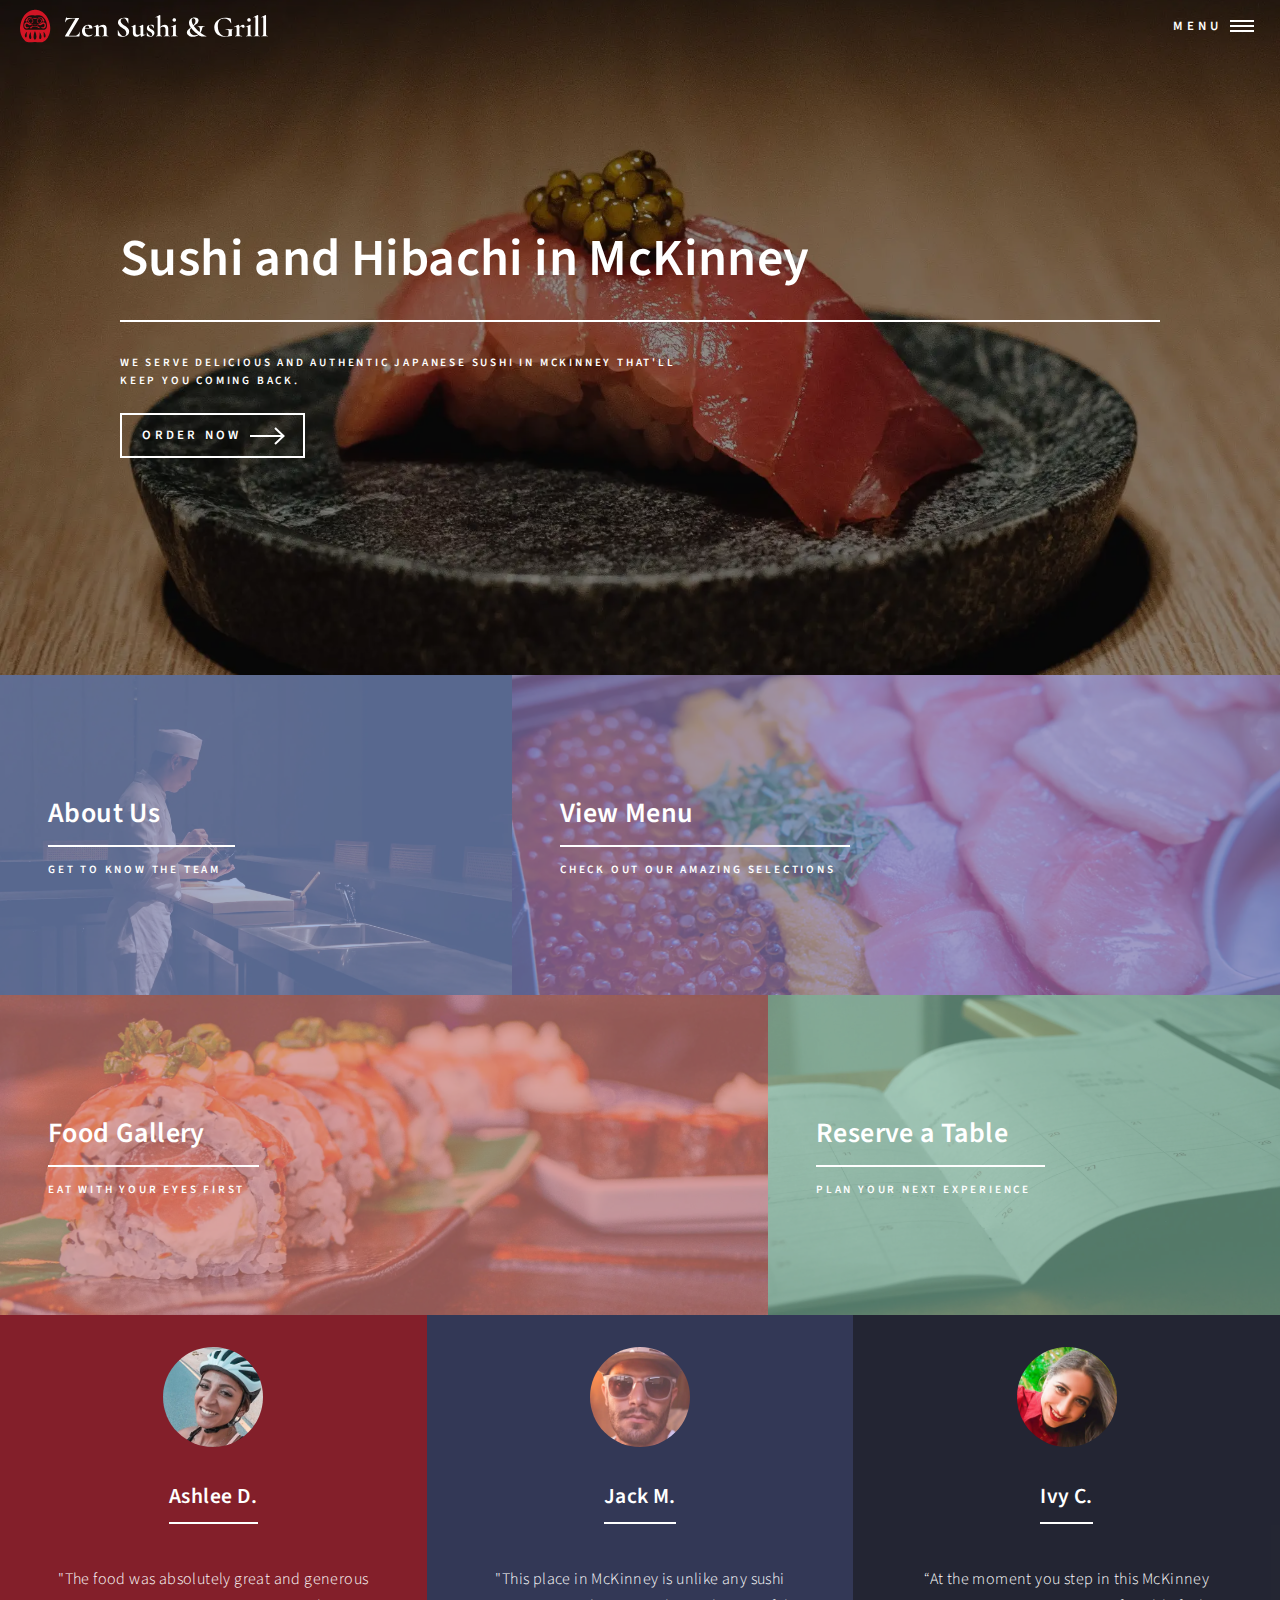
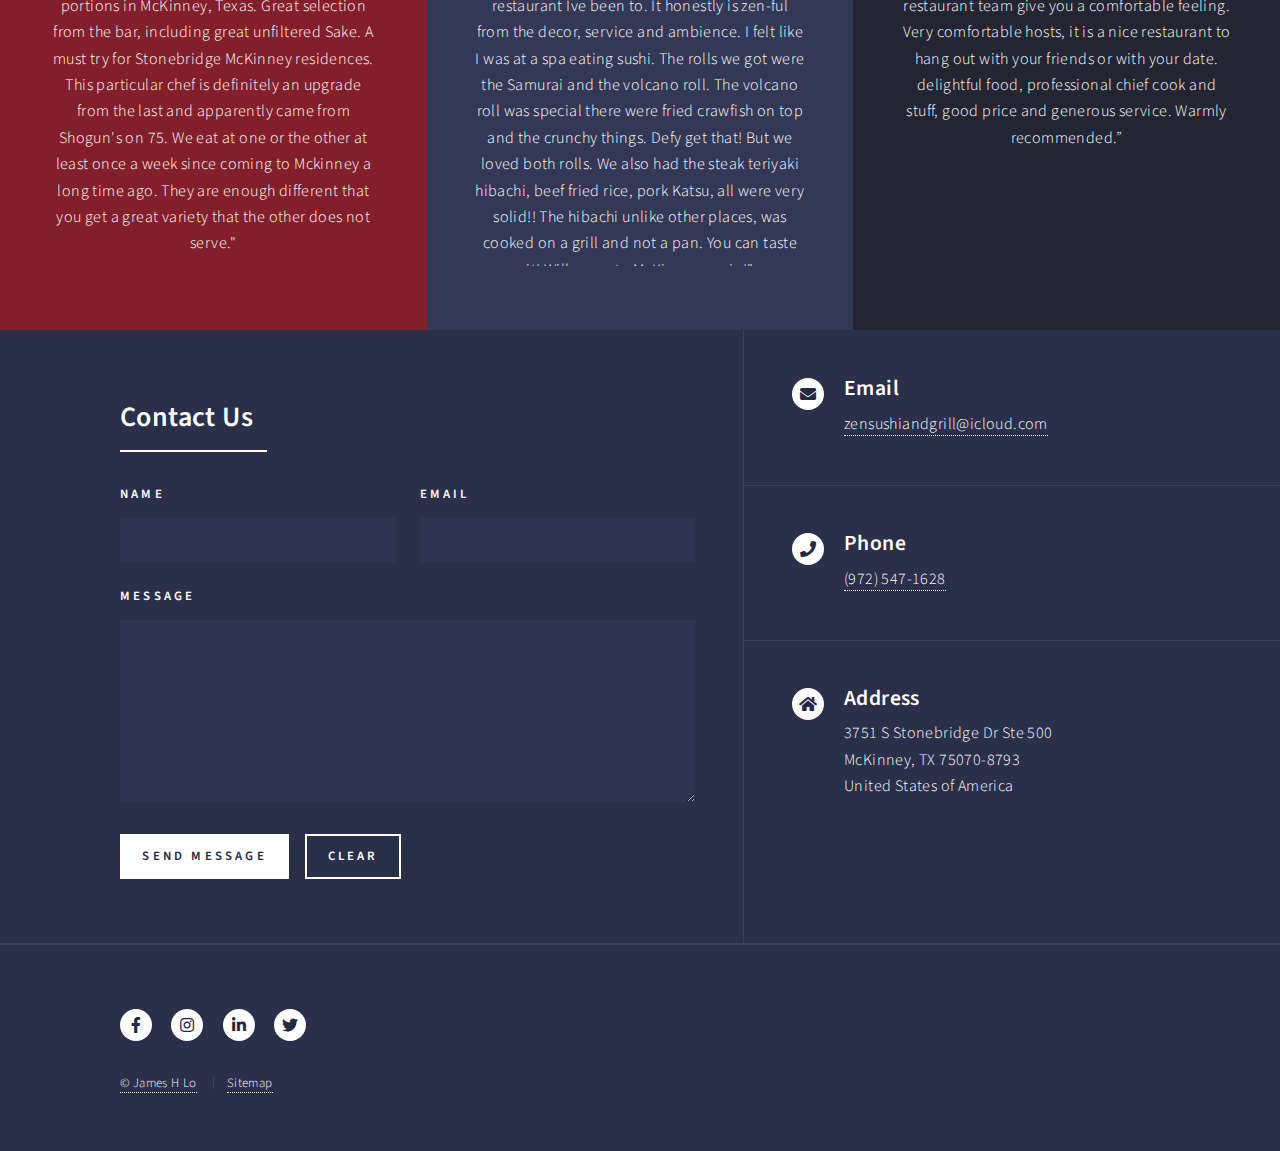
<file: index.html>
<!DOCTYPE html>

<html lang="en">
  <head>
    <link rel="preconnect" href="https://www.googletagmanager.com" />
    <link rel="preconnect" href="https://www.google-analytics.com" />
    <link
      href="https://www.googletagmanager.com/gtag/js?id=G-011N3MM2BX"
      rel="preload"
      as="script"
    />
    <link rel="dns-prefetch" href="https://www.googletagmanager.com/" />
    <!-- Google tag (gtag.js) -->
    <script
      defer
      src="https://www.googletagmanager.com/gtag/js?id=G-011N3MM2BX"
    ></script>
    <script>
      window.dataLayer = window.dataLayer || [];
      function gtag() {
        dataLayer.push(arguments);
      }
      gtag("js", new Date());

      gtag("config", "G-011N3MM2BX");
    </script>

    <title>McKinney Sushi Restaurant &mdash; Zen Sushi & Grill</title>
    <meta charset="utf-8" />
    <meta
      name="viewport"
      content="width=device-width, initial-scale=1, user-scalable=yes"
    />
    <meta
      name="description"
      content="
        Indulge in the flavors of sushi and hibachi in McKinney, Texas. Discover a tantalizing array of fresh and expertly crafted sushi rolls, sashimi, and more. Savor the artistry and tradition of Japanese cuisine in McKinney. Book a table today and experience the best sushi in McKinney."
    />
    <link rel="icon" href="/images/favicon.ico" />
    <link rel="stylesheet" href="assets/css/main.css" />
    <noscript
      ><link rel="stylesheet" href="assets/css/noscript.css"
    /></noscript>
  </head>
  <body class="is-preload">
    <!-- Wrapper -->
    <div id="wrapper">
      <!-- Header -->
      <header id="header" class="alt">
        <a href="index" class="logo"
          ><img
            class="logoImage"
            src="/images/logo.svg"
            alt="logo sushi in McKinney"
        /></a>
        <nav>
          <a href="#menu">Menu</a>
        </nav>
      </header>

      <!-- Menu -->
      <nav id="menu">
        <ul class="links">
          <li><a href="index">Home</a></li>
          <li><a href="about-us">About Us</a></li>
          <li><a href="menu">Menu</a></li>
          <li><a href="gallery">Food Gallery</a></li>
        </ul>
        <ul class="actions stacked">
          <li><a href="#contact" class="button primary fit">Contact Us</a></li>
          <li>
            <a
              href="https://www.jameshlo.com/"
              target="_blank"
              class="button fit"
              >Need a Site?</a
            >
          </li>
        </ul>
      </nav>

      <!-- Banner -->
      <section id="banner" class="major">
        <div class="inner">
          <header class="major">
            <h1>Sushi and Hibachi in McKinney</h1>
          </header>
          <div class="content">
            <p>
              We serve delicious and authentic Japanese sushi in McKinney
              that'll keep you coming back.
            </p>
            <ul class="actions">
              <li>
                <a
                  href="https://www.zensushiandgrillmckinney.com/"
                  target="_blank"
                  class="button next scrolly"
                  >Order Now</a
                >
              </li>
            </ul>
          </div>
        </div>
      </section>

      <!-- Main -->
      <div id="main">
        <!-- One -->
        <section id="one" class="tiles">
          <article>
            <span class="image">
              <img src="images/about-us.webp" alt="sushi in Mckinney" />
            </span>
            <header class="major">
              <h2>
                <a
                  href="about-us"
                  class="link"
                  aria-label="Read about us in Mckinney"
                  >About Us</a
                >
              </h2>
              <p>Get to know the team</p>
            </header>
          </article>
          <article>
            <span class="image">
              <img src="images/sashimi.webp" alt="sashimi in mckinney" />
            </span>
            <header class="major">
              <h2>
                <a href="menu" class="link" aria-label="View menu in mckinney"
                  >View Menu</a
                >
              </h2>
              <p>Check out our amazing selections</p>
            </header>
          </article>
          <article>
            <span class="image">
              <img
                src="images/sushi-roll.webp"
                alt="salmon sushi roll in mckinney"
              />
            </span>
            <header class="major">
              <h2>
                <a
                  href="gallery"
                  class="link"
                  aria-label="See our food gallery in mckinney"
                  >Food Gallery</a
                >
              </h2>
              <p>Eat with your eyes first</p>
            </header>
          </article>
          <article>
            <span class="image">
              <img
                src="images/schedule.webp"
                alt="schedule planner in mckinney"
              />
            </span>
            <header class="major">
              <h2>
                <a
                  href="#contact"
                  class="link"
                  aria-label="Reserve a table in mckinney"
                  >Reserve a Table</a
                >
              </h2>
              <p>Plan your next experience</p>
            </header>
          </article>
        </section>

        <!-- Reviews -->
        <section id="two" class="spotlights">
          <section>
            <div class="image">
              <img
                src="images/review1.webp"
                alt="sushi review in mckinney"
                data-position="center center"
                class="review"
              />
            </div>
            <div class="content">
              <div class="inner">
                <header class="major">
                  <h3>Ashlee D.</h3>
                </header>
                <p>
                  "The food was absolutely great and generous portions in
                  McKinney, Texas. Great selection from the bar, including great
                  unfiltered Sake. A must try for Stonebridge McKinney
                  residences. This particular chef is definitely an upgrade from
                  the last and apparently came from Shogun's on 75. We eat at
                  one or the other at least once a week since coming to Mckinney
                  a long time ago. They are enough different that you get a
                  great variety that the other does not serve."
                </p>
              </div>
            </div>
          </section>
          <section>
            <div class="image">
              <img
                src="images/review2.webp"
                alt="sushi review in mckinney"
                data-position="top center"
                class="review"
              />
            </div>
            <div class="content">
              <div class="inner">
                <header class="major">
                  <h3>Jack M.</h3>
                </header>
                <p>
                  "This place in McKinney is unlike any sushi restaurant Ive
                  been to. It honestly is zen-ful from the decor, service and
                  ambience. I felt like I was at a spa eating sushi. The rolls
                  we got were the Samurai and the volcano roll. The volcano roll
                  was special there were fried crawfish on top and the crunchy
                  things. Defy get that! But we loved both rolls. We also had
                  the steak teriyaki hibachi, beef fried rice, pork Katsu, all
                  were very solid!! The hibachi unlike other places, was cooked
                  on a grill and not a pan. You can taste it! Will come to
                  McKinney again!"
                </p>
              </div>
            </div>
          </section>
          <section>
            <div class="image">
              <img
                src="images/review3.webp"
                alt="sushi review in mckinney"
                data-position="25% 25%"
                class="review"
              />
            </div>
            <div class="content">
              <div class="inner">
                <header class="major">
                  <h3>Ivy C.</h3>
                </header>
                <p>
                  “At the moment you step in this McKinney restaurant team give
                  you a comfortable feeling. Very comfortable hosts, it is a
                  nice restaurant to hang out with your friends or with your
                  date. delightful food, professional chief cook and stuff, good
                  price and generous service. Warmly recommended.”
                </p>
              </div>
            </div>
          </section>
        </section>

        <!-- Contact -->
        <section id="contact">
          <div class="inner">
            <section>
              <header class="major">
                <h2>Contact Us</h2>
              </header>
              <form method="post" action="#" data-netlify="true">
                <div class="fields">
                  <div class="field half">
                    <label for="name">Name</label>
                    <input type="text" name="name" id="name" required />
                  </div>
                  <div class="field half">
                    <label for="email">Email</label>
                    <input type="email" name="email" id="email" required />
                  </div>
                  <div class="field">
                    <label for="message">Message</label>
                    <textarea
                      name="message"
                      id="message"
                      rows="6"
                      required
                    ></textarea>
                  </div>
                </div>
                <ul class="actions">
                  <li>
                    <input type="submit" value="Send Message" class="primary" />
                  </li>
                  <li><input type="reset" value="Clear" /></li>
                </ul>
              </form>
            </section>
            <section class="split">
              <section>
                <div class="contact-method">
                  <span class="icon solid alt fa-envelope"></span>
                  <h3>Email</h3>
                  <a href="mailto: zensushiandgrill@icloud.com"
                    >zensushiandgrill@icloud.com</a
                  >
                </div>
              </section>
              <section>
                <div class="contact-method">
                  <span class="icon solid alt fa-phone"></span>
                  <h3>Phone</h3>
                  <a href="tel:+1-972-547-1628">(972) 547-1628</a>
                </div>
              </section>
              <section>
                <div class="contact-method">
                  <span class="icon solid alt fa-home"></span>
                  <h3>Address</h3>
                  <span
                    >3751 S Stonebridge Dr Ste 500<br />
                    McKinney, TX 75070-8793<br />
                    United States of America</span
                  >
                </div>
              </section>
            </section>
          </div>
        </section>

        <!-- Footer -->
        <footer id="footer">
          <div class="inner">
            <ul class="icons">
              <li>
                <a
                  href="https://www.facebook.com/ZenSushiMckinney/"
                  class="icon brands alt fa-facebook-f"
                  target="_blank"
                  aria-label="Facebook"
                >
                  <span class="label">Facebook</span></a
                >
              </li>
              <li>
                <a
                  href="https://www.instagram.com/zensushiandgrill2019/"
                  class="icon brands alt fa-instagram"
                  target="_blank"
                  aria-label="Instagram"
                >
                  <span class="label">Instagram</span></a
                >
              </li>
              <li>
                <a
                  href="https://www.linkedin.com/in/james-h-lo/"
                  class="icon brands alt fa-linkedin-in"
                  target="_blank"
                  aria-label="LinkedIn"
                >
                  <span class="label">LinkedIn</span></a
                >
              </li>
              <li>
                <a
                  href="https://twitter.com/_jameshlo"
                  class="icon brands alt fa-twitter"
                  target="_blank"
                  aria-label="Twitter"
                >
                  <span class="label">Twitter</span></a
                >
              </li>
            </ul>
            <ul class="copyright">
              <li>
                <a
                  href="https://www.jameshlo.com/"
                  target="_blank"
                  class="developer"
                  >&copy; James H Lo</a
                >
              </li>
              <li>
                <a href="sitemap.xml" target="_blank" class="developer"
                  >Sitemap</a
                >
              </li>
            </ul>
          </div>
        </footer>
      </div>
    </div>

    <!-- Scripts -->
    <script src="assets/js/jquery.min.js"></script>
    <script src="assets/js/jquery.scrolly.min.js"></script>
    <script src="assets/js/jquery.scrollex.min.js"></script>
    <script src="assets/js/browser.min.js"></script>
    <script src="assets/js/breakpoints.min.js"></script>
    <script src="assets/js/util.js"></script>
    <script src="assets/js/main.js"></script>
  </body>
</html>
</file>
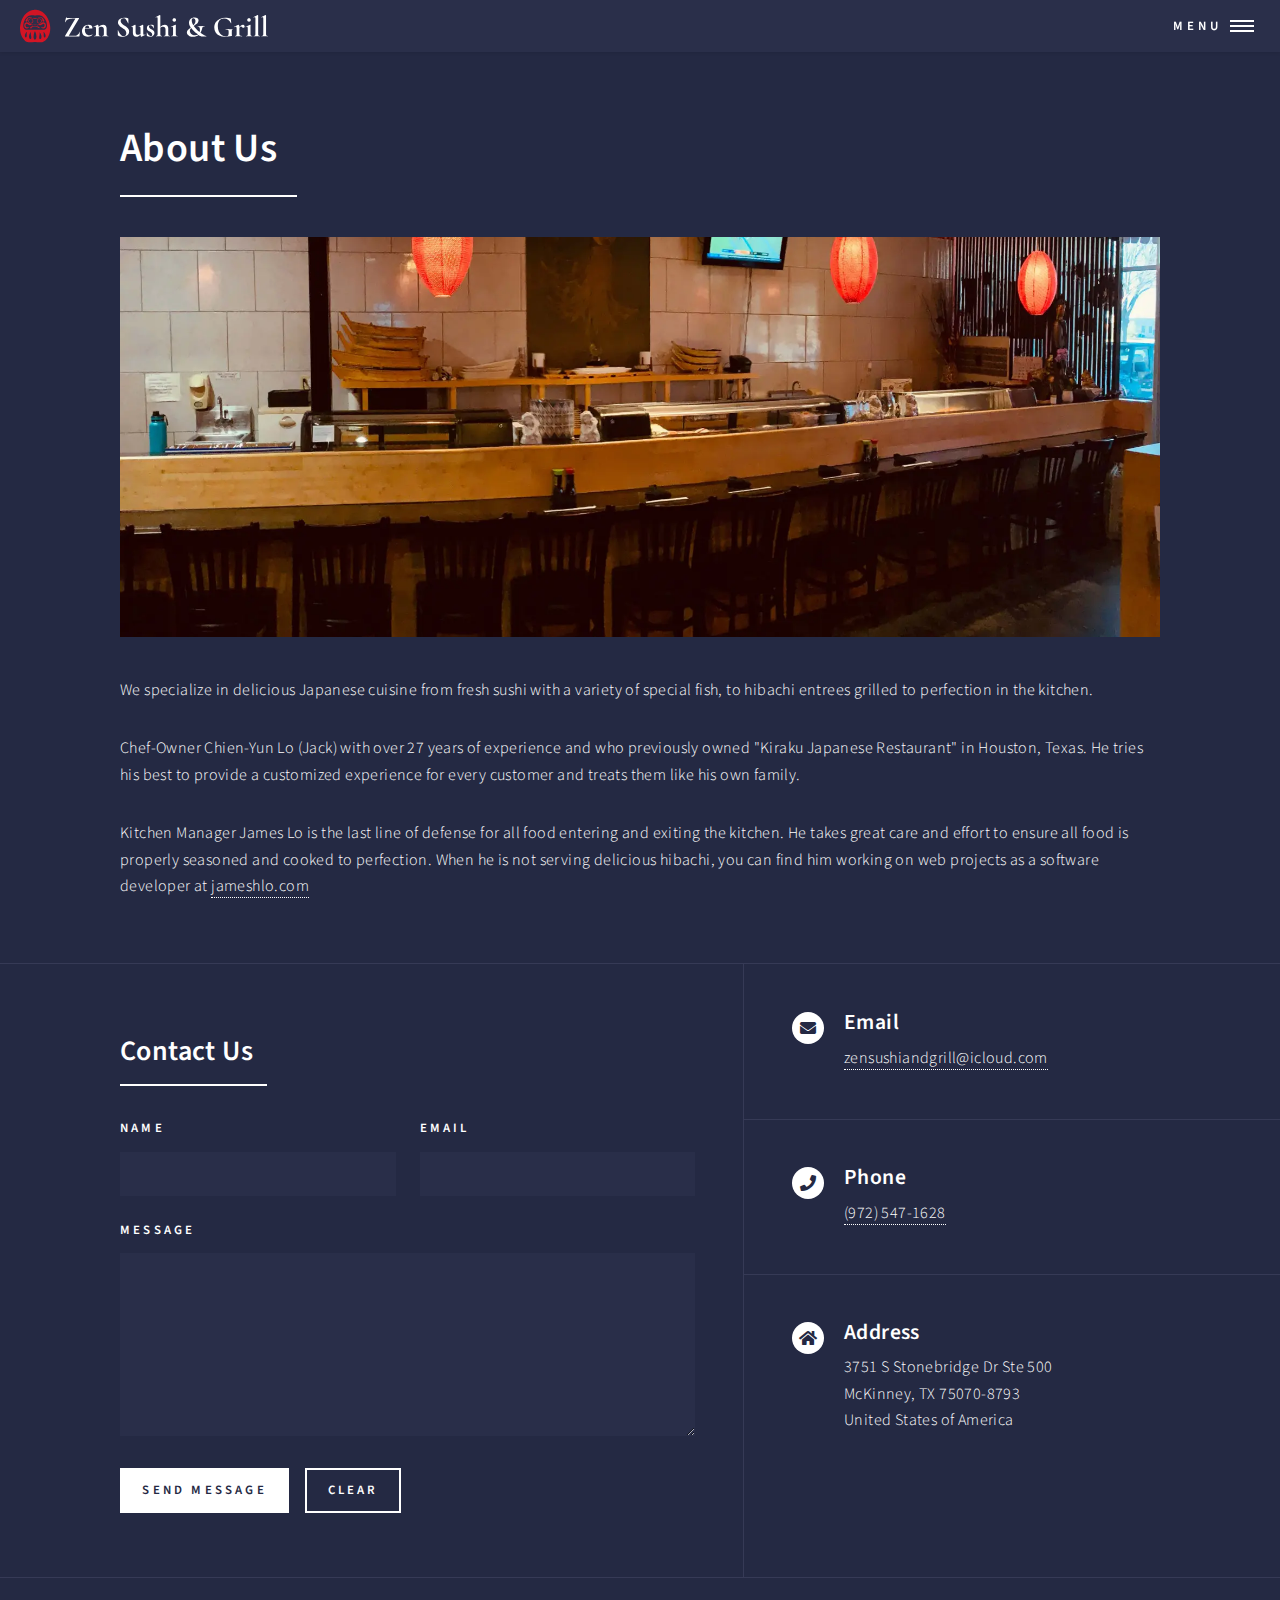
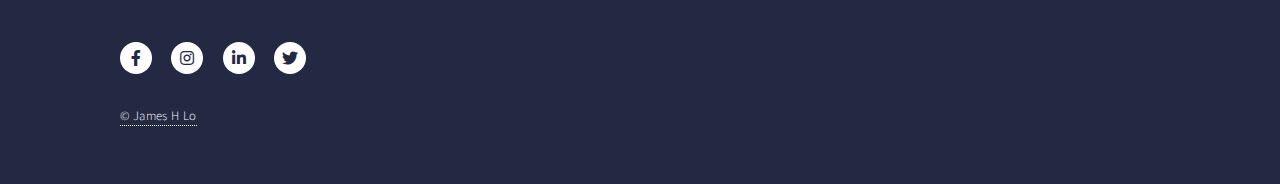
<file: about-us.html>
<!DOCTYPE html>

<html lang="en">
  <head>
    <link rel="preconnect" href="https://www.googletagmanager.com" />
    <link rel="preconnect" href="https://www.google-analytics.com" />
    <link
      href="https://www.googletagmanager.com/gtag/js?id=G-011N3MM2BX"
      rel="preload"
      as="script"
    />
    <link rel="dns-prefetch" href="https://www.googletagmanager.com/" />
    <!-- Google tag (gtag.js) -->
    <script
      defer
      src="https://www.googletagmanager.com/gtag/js?id=G-011N3MM2BX"
    ></script>
    <script>
      window.dataLayer = window.dataLayer || [];
      function gtag() {
        dataLayer.push(arguments);
      }
      gtag("js", new Date());

      gtag("config", "G-011N3MM2BX");
    </script>

    <title>About Us</title>
    <meta charset="utf-8" />
    <meta
      name="viewport"
      content="width=device-width, initial-scale=1, user-scalable=yes"
    />
    <meta
      name="description"
      content="Authentic Japanese restaurant in McKinney including sushi rolls, nigiri, sashimi, hibachi, teppanyaki, sake, liquor, beer, small business owned mckinney restaurant"
    />
    <link rel="icon" href="/images/favicon.ico" />
    <link rel="stylesheet" href="assets/css/main.css" />
    <noscript
      ><link rel="stylesheet" href="assets/css/noscript.css"
    /></noscript>
  </head>
  <body class="is-preload">
    <!-- Wrapper -->
    <div id="wrapper">
      <!-- Header -->
      <header id="header">
        <a href="index" class="logo"
          ><img
            class="logoImage"
            src="/images/logo.svg"
            alt="logo sushi in McKinney"
        /></a>
        <nav>
          <a href="#menu">Menu</a>
        </nav>
      </header>

      <!-- Menu -->
      <nav id="menu">
        <ul class="links">
          <li><a href="index">Home</a></li>
          <li><a href="about-us">About Us</a></li>
          <li><a href="menu">Menu</a></li>
          <li><a href="gallery">Food Gallery</a></li>
        </ul>
        <ul class="actions stacked">
          <li><a href="#contact" class="button primary fit">Contact Us</a></li>
          <li>
            <a
              href="https://www.jameshlo.com/"
              target="_blank"
              class="button fit"
              >Need a Site?</a
            >
          </li>
        </ul>
      </nav>

      <!-- Main -->
      <div id="main" class="alt">
        <!-- One -->
        <section id="one" class="about">
          <div class="inner">
            <header class="major">
              <h1>About Us</h1>
            </header>
            <span class="image main"
              ><img src="images/sushi-bar.webp" alt="sushi bar in McKinney"
            /></span>
            <p>
              We specialize in delicious Japanese cuisine from fresh sushi with
              a variety of special fish, to hibachi entrees grilled to
              perfection in the kitchen.
            </p>

            <p>
              Chef-Owner Chien-Yun Lo (Jack) with over 27 years of experience
              and who previously owned "Kiraku Japanese Restaurant" in Houston,
              Texas. He tries his best to provide a customized experience for
              every customer and treats them like his own family.
            </p>

            <p>
              Kitchen Manager James Lo is the last line of defense for all food
              entering and exiting the kitchen. He takes great care and effort
              to ensure all food is properly seasoned and cooked to perfection.
              When he is not serving delicious hibachi, you can find him working
              on web projects as a software developer at
              <a href="https://www.jameshlo.com/" target="_blank"
                >jameshlo.com</a
              >
            </p>
          </div>
        </section>
      </div>

      <!-- Contact -->
      <section id="contact">
        <div class="inner">
          <section>
            <header class="major">
              <h2>Contact Us</h2>
            </header>
            <form method="post" action="#" data-netlify="true">
              <div class="fields">
                <div class="field half">
                  <label for="name">Name</label>
                  <input type="text" name="name" id="name" required />
                </div>
                <div class="field half">
                  <label for="email">Email</label>
                  <input type="email" name="email" id="email" required />
                </div>
                <div class="field">
                  <label for="message">Message</label>
                  <textarea
                    name="message"
                    id="message"
                    rows="6"
                    required
                  ></textarea>
                </div>
              </div>
              <ul class="actions">
                <li>
                  <input type="submit" value="Send Message" class="primary" />
                </li>
                <li><input type="reset" value="Clear" /></li>
              </ul>
            </form>
          </section>
          <section class="split">
            <section>
              <div class="contact-method">
                <span class="icon solid alt fa-envelope"></span>
                <h3>Email</h3>
                <a href="mailto: zensushiandgrill@icloud.com"
                  >zensushiandgrill@icloud.com</a
                >
              </div>
            </section>
            <section>
              <div class="contact-method">
                <span class="icon solid alt fa-phone"></span>
                <h3>Phone</h3>
                <a href="tel:+1-972-547-1628">(972) 547-1628</a>
              </div>
            </section>
            <section>
              <div class="contact-method">
                <span class="icon solid alt fa-home"></span>
                <h3>Address</h3>
                <span
                  >3751 S Stonebridge Dr Ste 500<br />
                  McKinney, TX 75070-8793<br />
                  United States of America</span
                >
              </div>
            </section>
          </section>
        </div>
      </section>

      <!-- Footer -->
      <footer id="footer">
        <div class="inner">
          <ul class="icons">
            <li>
              <a
                href="https://www.facebook.com/ZenSushiMckinney/"
                class="icon brands alt fa-facebook-f"
                target="_blank"
              >
                <span class="label">Facebook</span></a
              >
            </li>
            <li>
              <a
                href="https://www.instagram.com/zensushiandgrill2019/"
                class="icon brands alt fa-instagram"
                target="_blank"
              >
                <span class="label">Instagram</span></a
              >
            </li>
            <li>
              <a
                href="https://www.linkedin.com/in/james-h-lo/"
                class="icon brands alt fa-linkedin-in"
                target="_blank"
              >
                <span class="label">LinkedIn</span></a
              >
            </li>
            <li>
              <a
                href="https://twitter.com/_jameshlo"
                class="icon brands alt fa-twitter"
                target="_blank"
              >
                <span class="label">Twitter</span></a
              >
            </li>
          </ul>
          <ul class="copyright">
            <li>
              <a
                href="https://www.jameshlo.com/"
                target="_blank"
                class="developer"
                >&copy; James H Lo</a
              >
            </li>
          </ul>
        </div>
      </footer>
    </div>

    <!-- Scripts -->
    <script src="assets/js/jquery.min.js"></script>
    <script src="assets/js/jquery.scrolly.min.js"></script>
    <script src="assets/js/jquery.scrollex.min.js"></script>
    <script src="assets/js/browser.min.js"></script>
    <script src="assets/js/breakpoints.min.js"></script>
    <script src="assets/js/util.js"></script>
    <script src="assets/js/main.js"></script>
  </body>
</html>
</file>
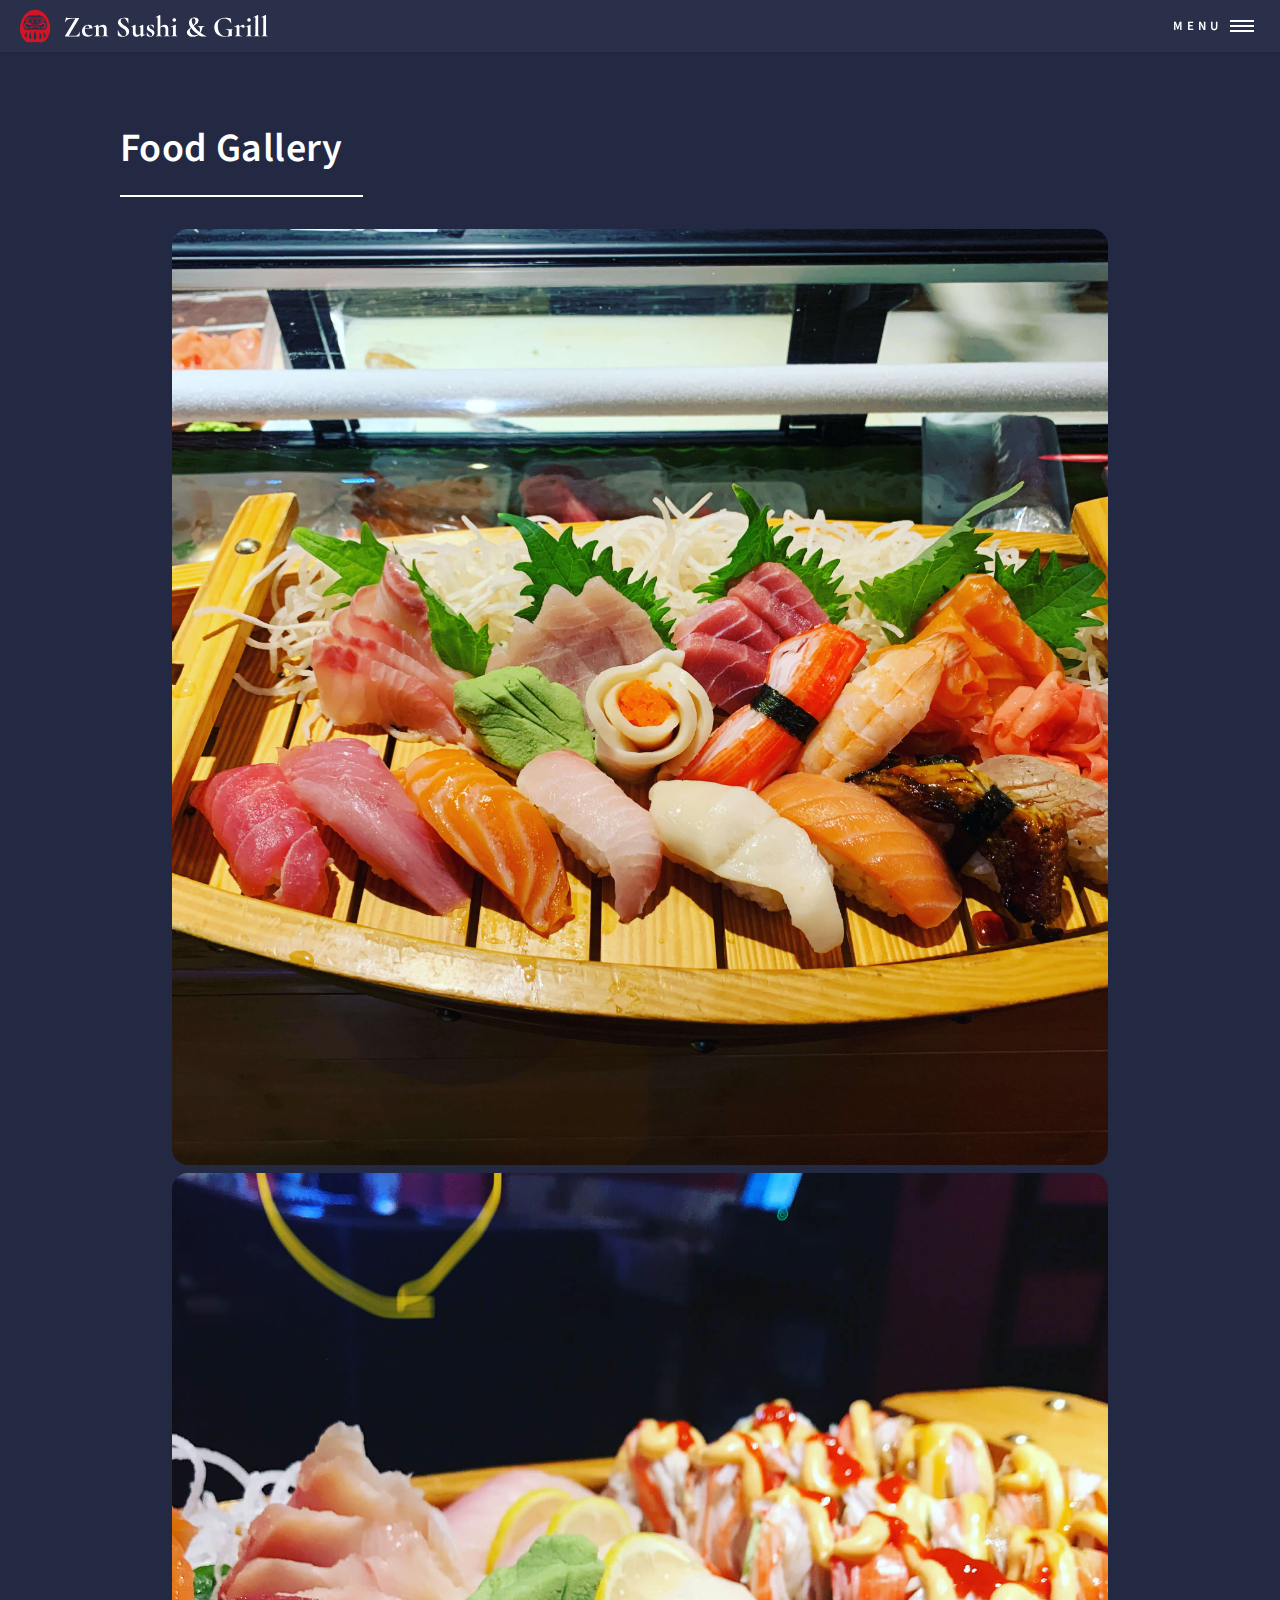
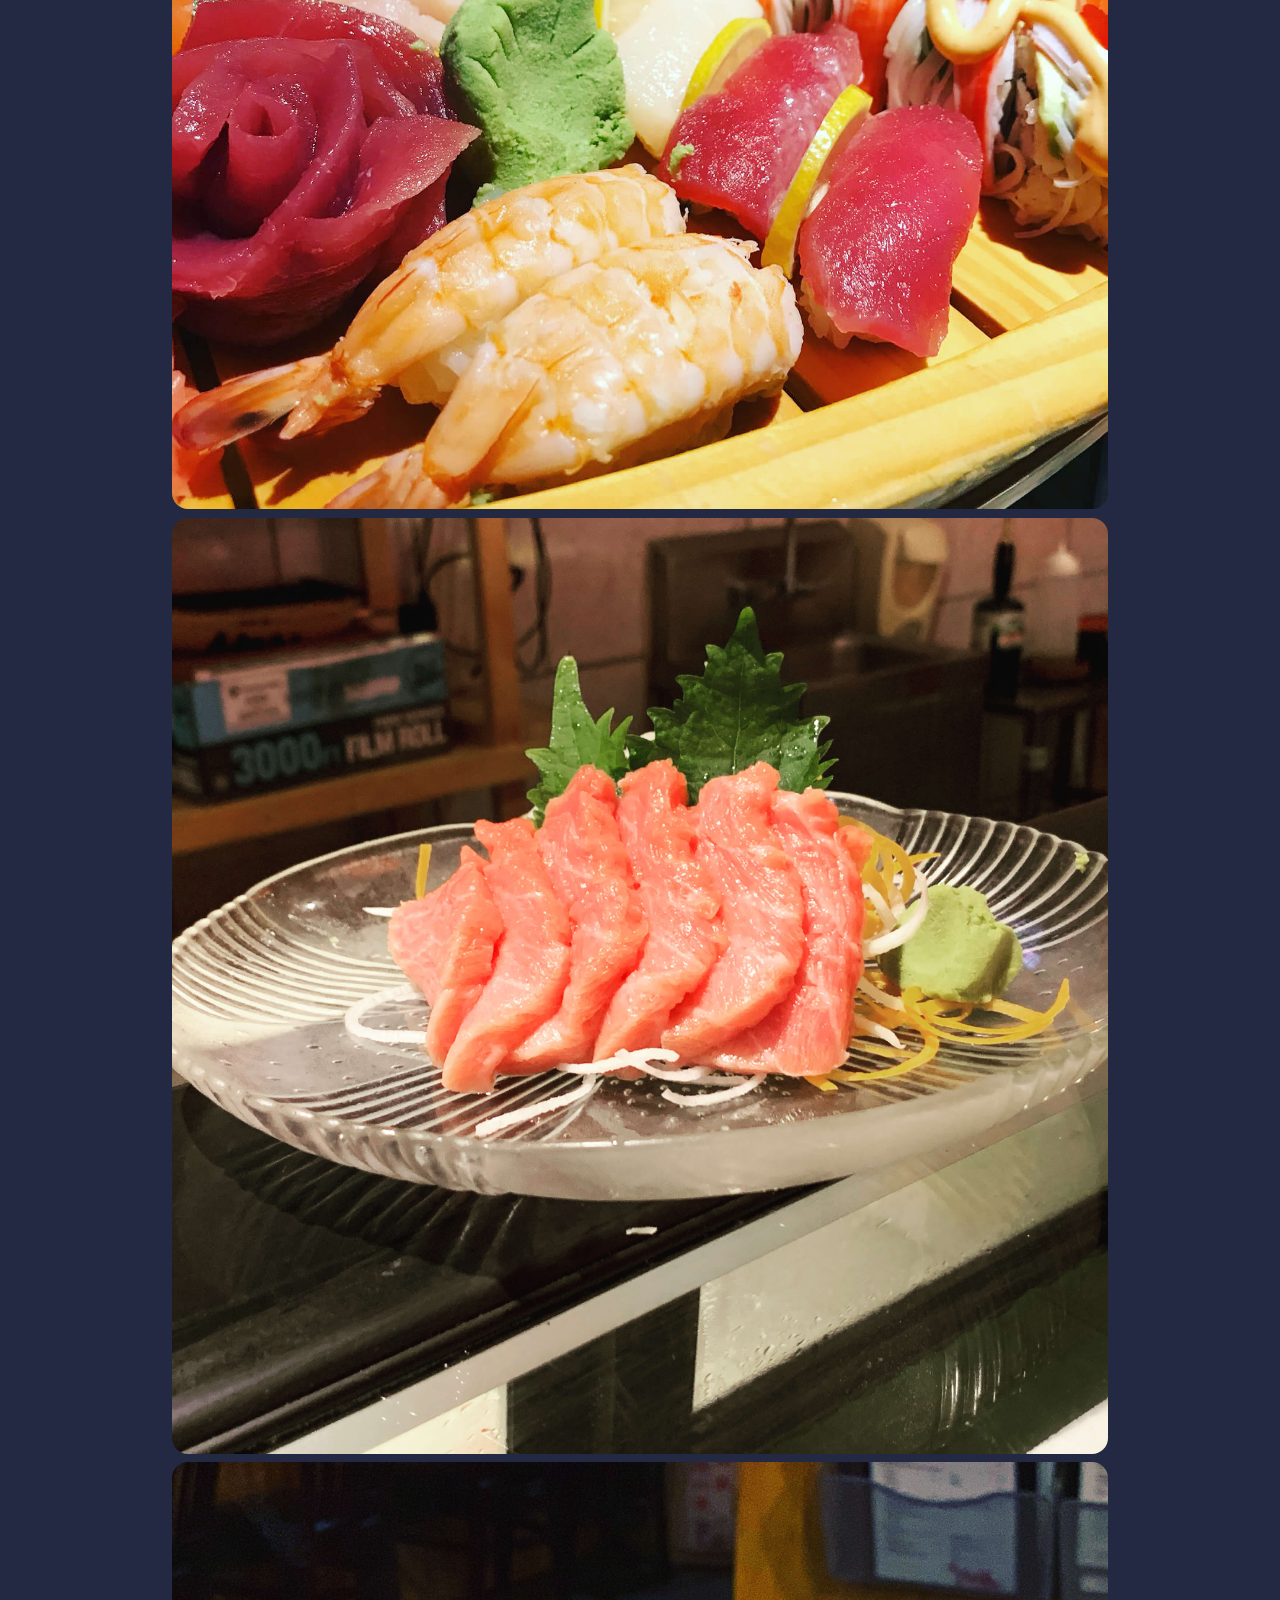
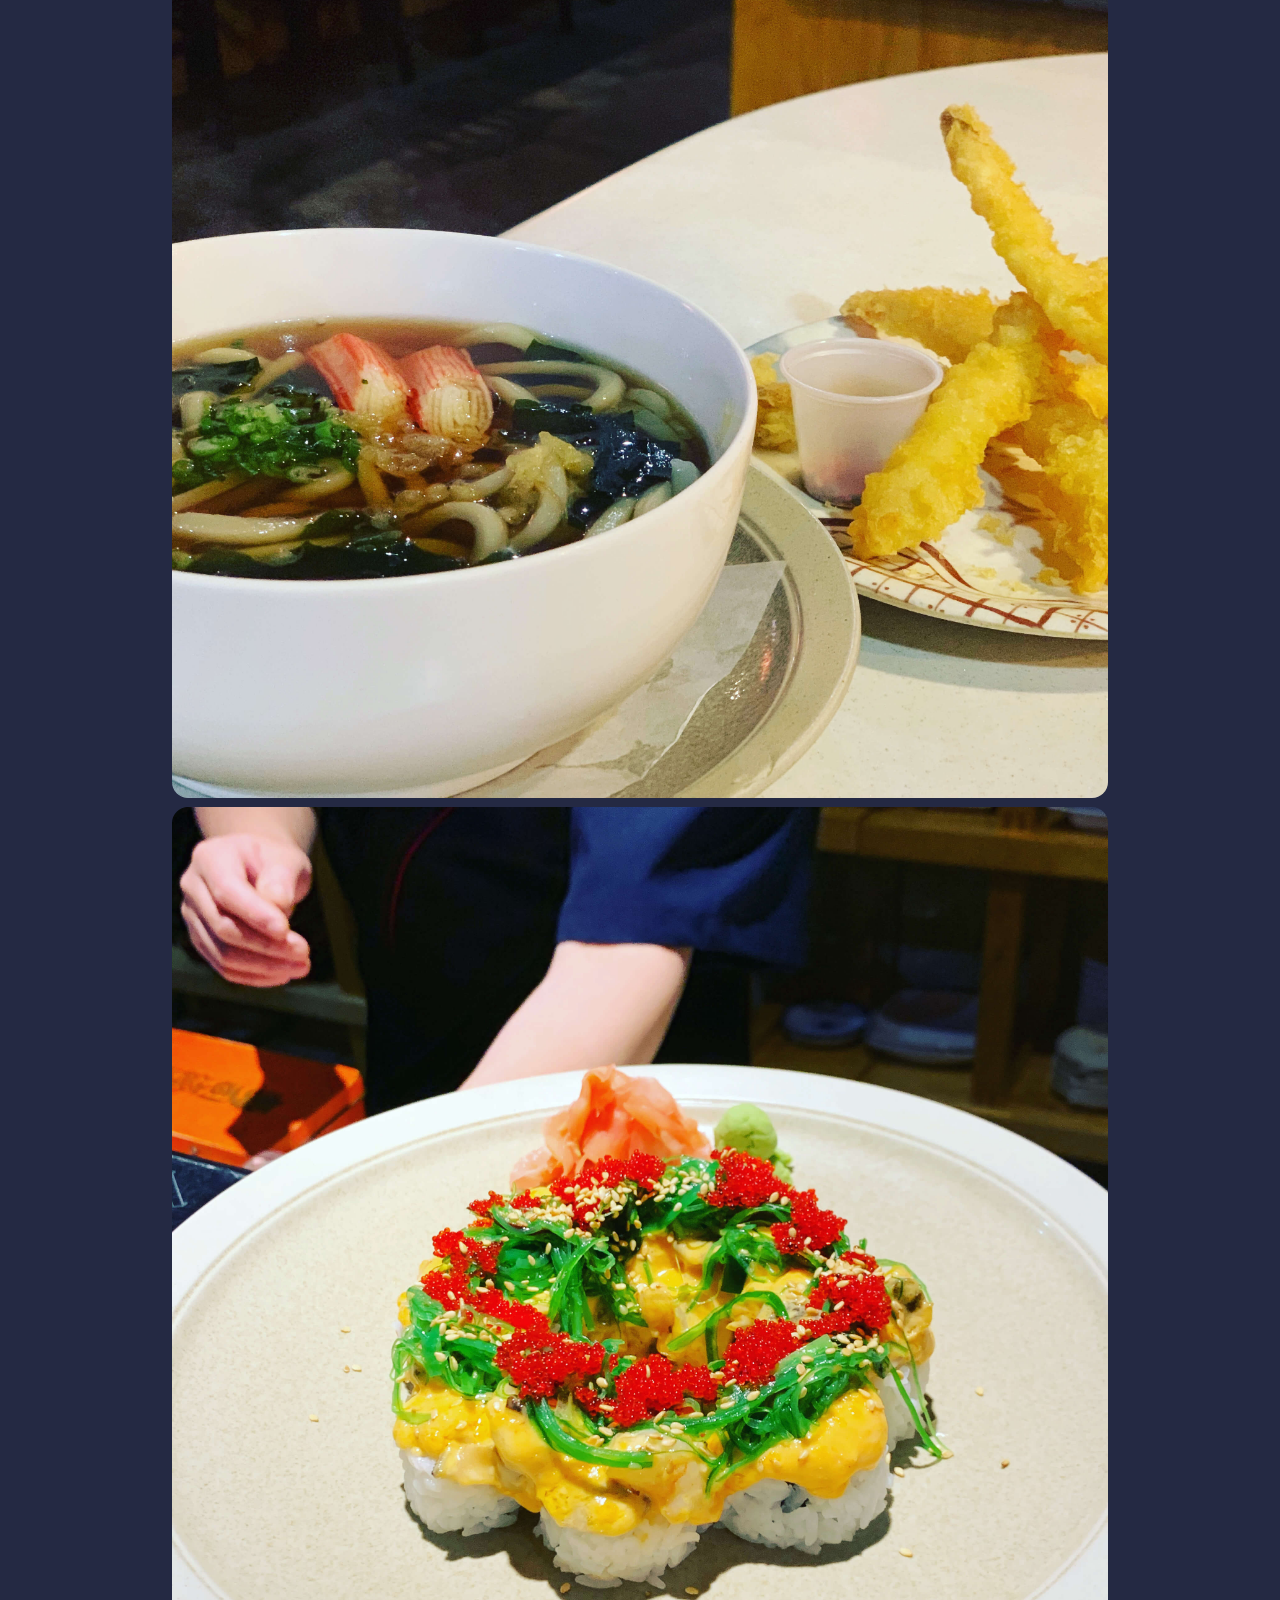
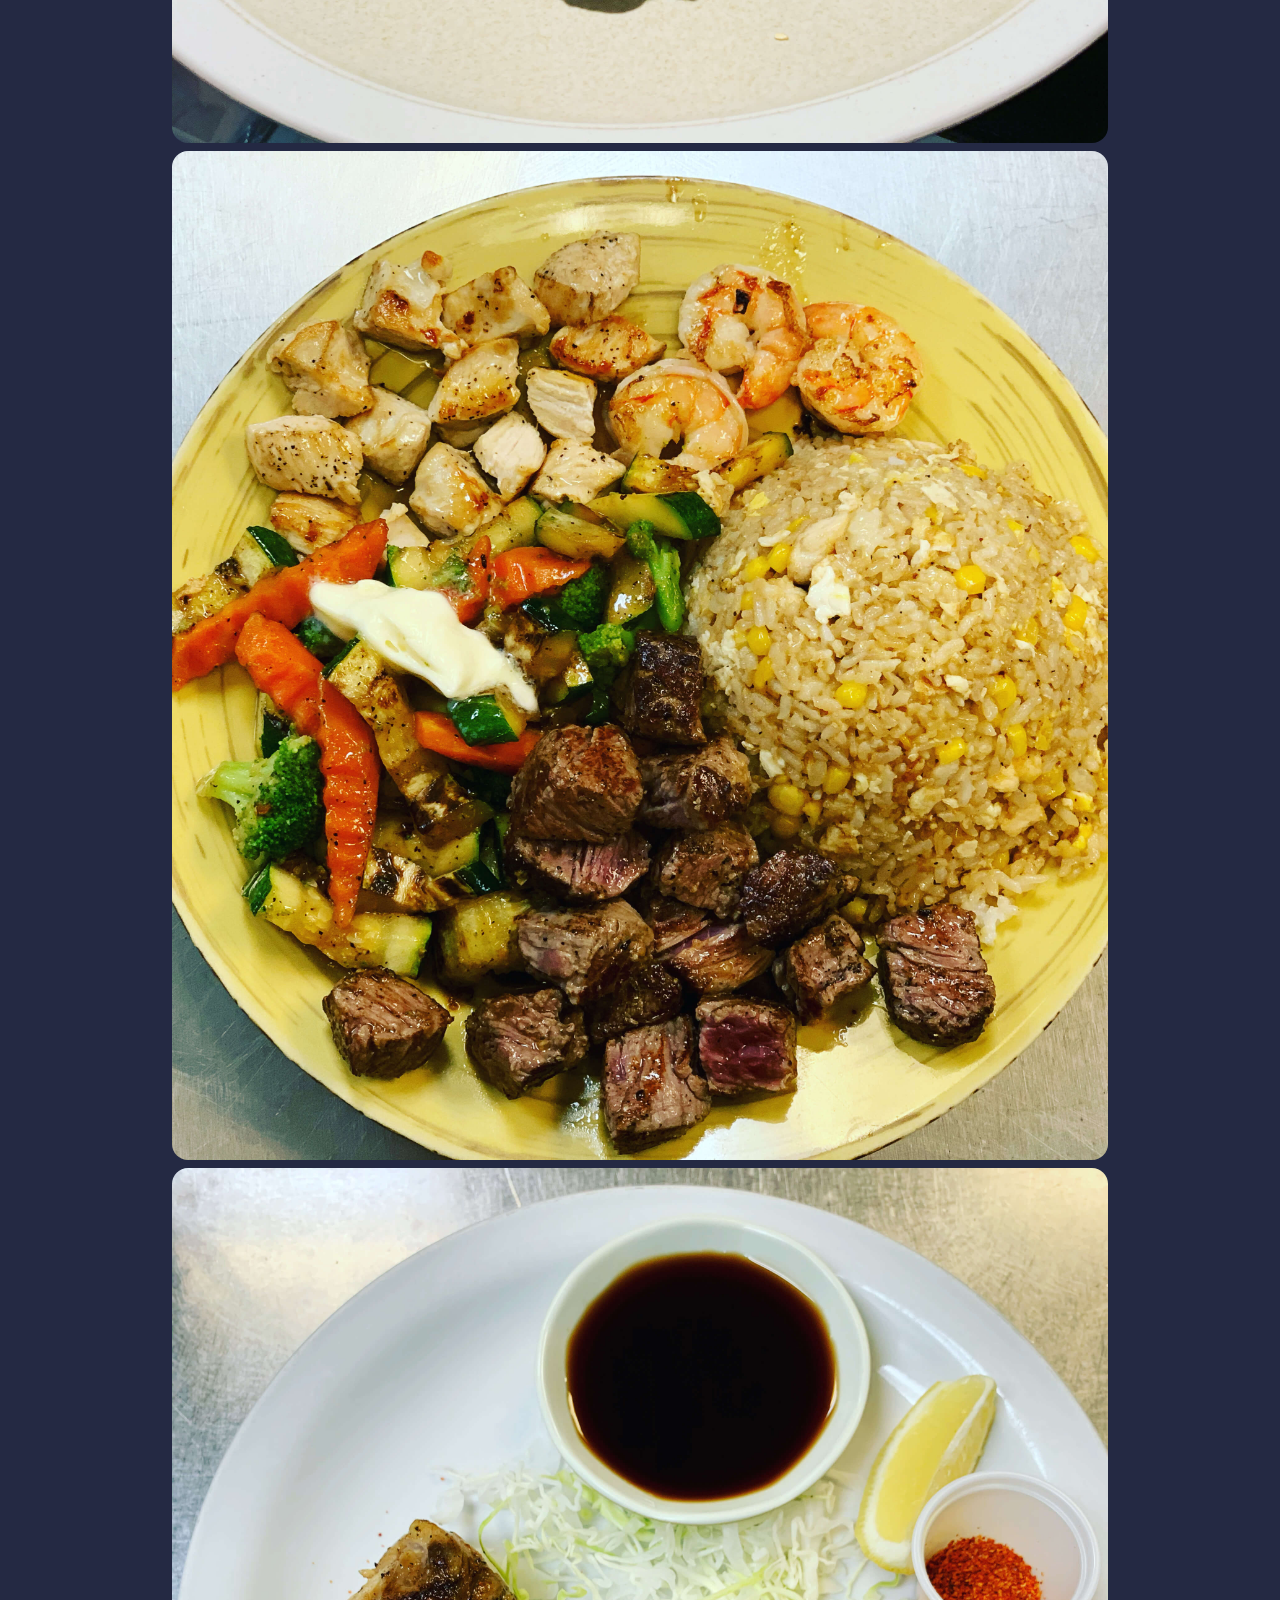
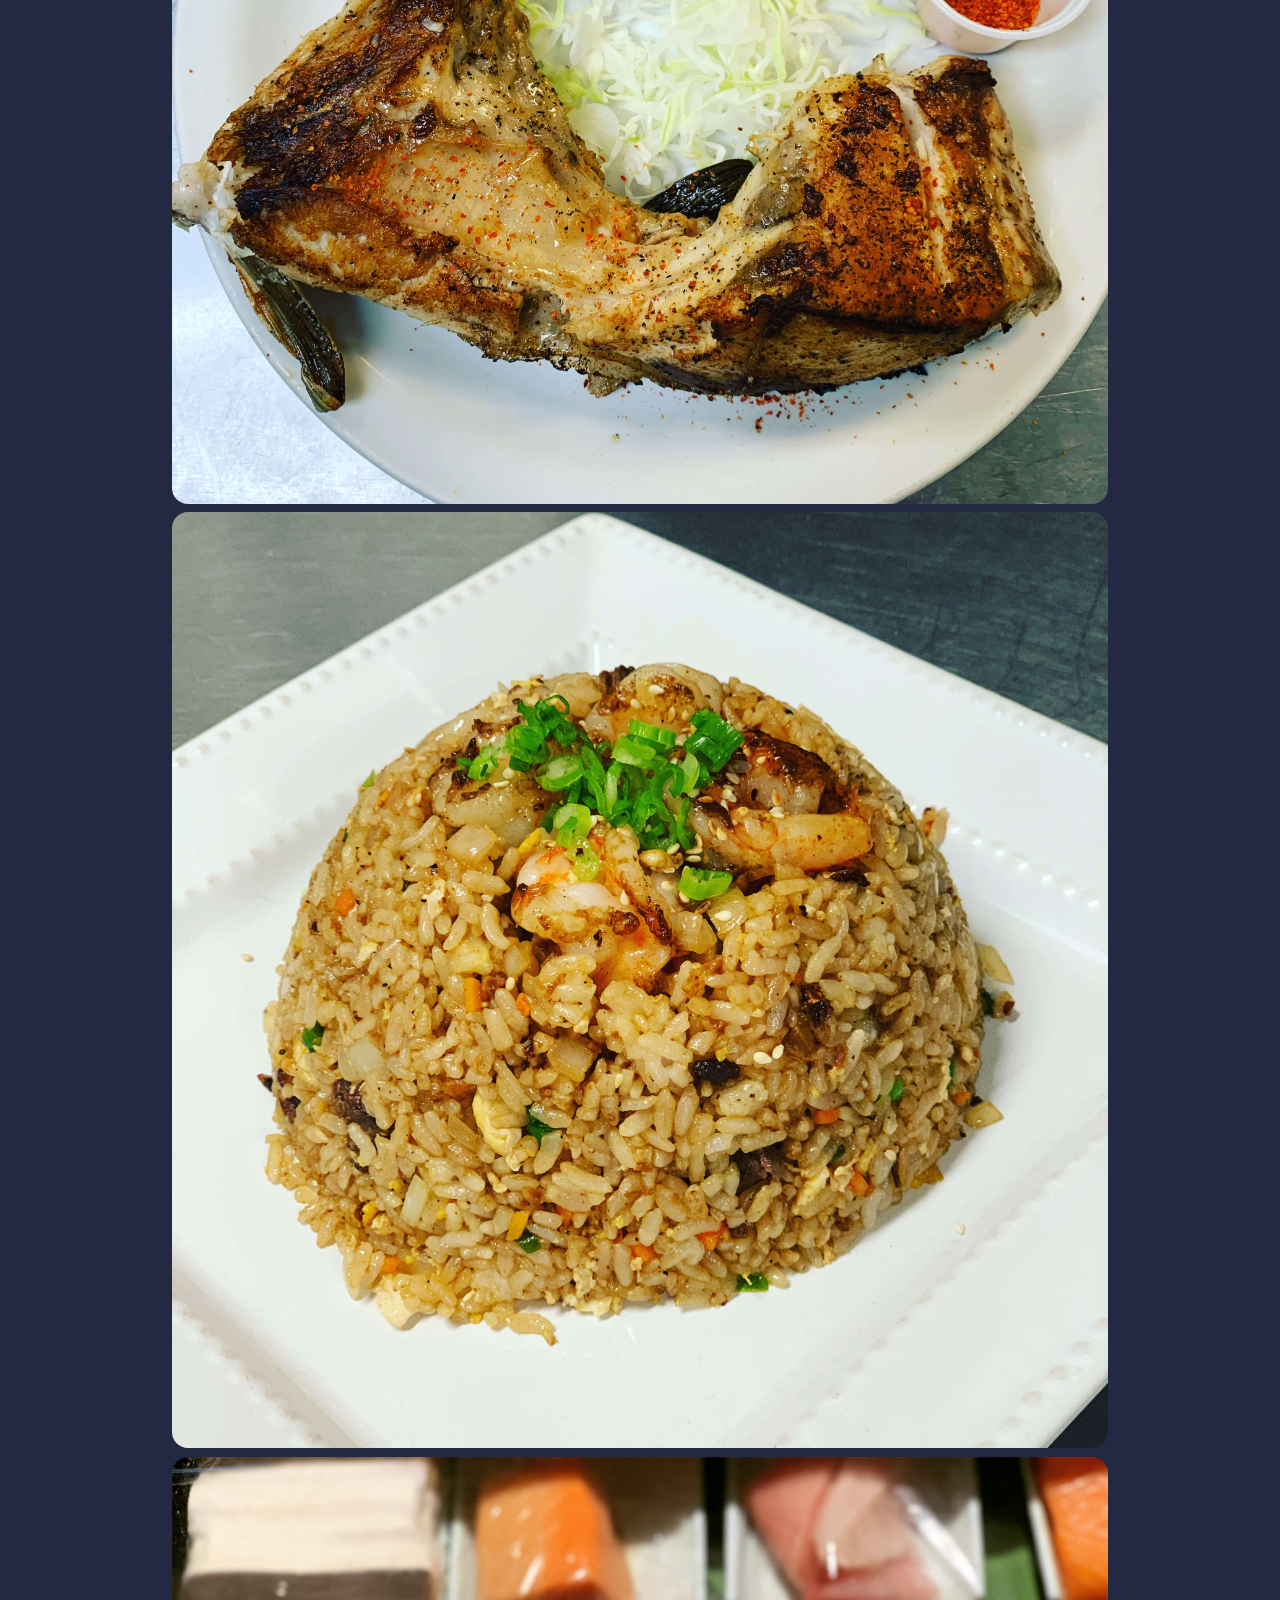
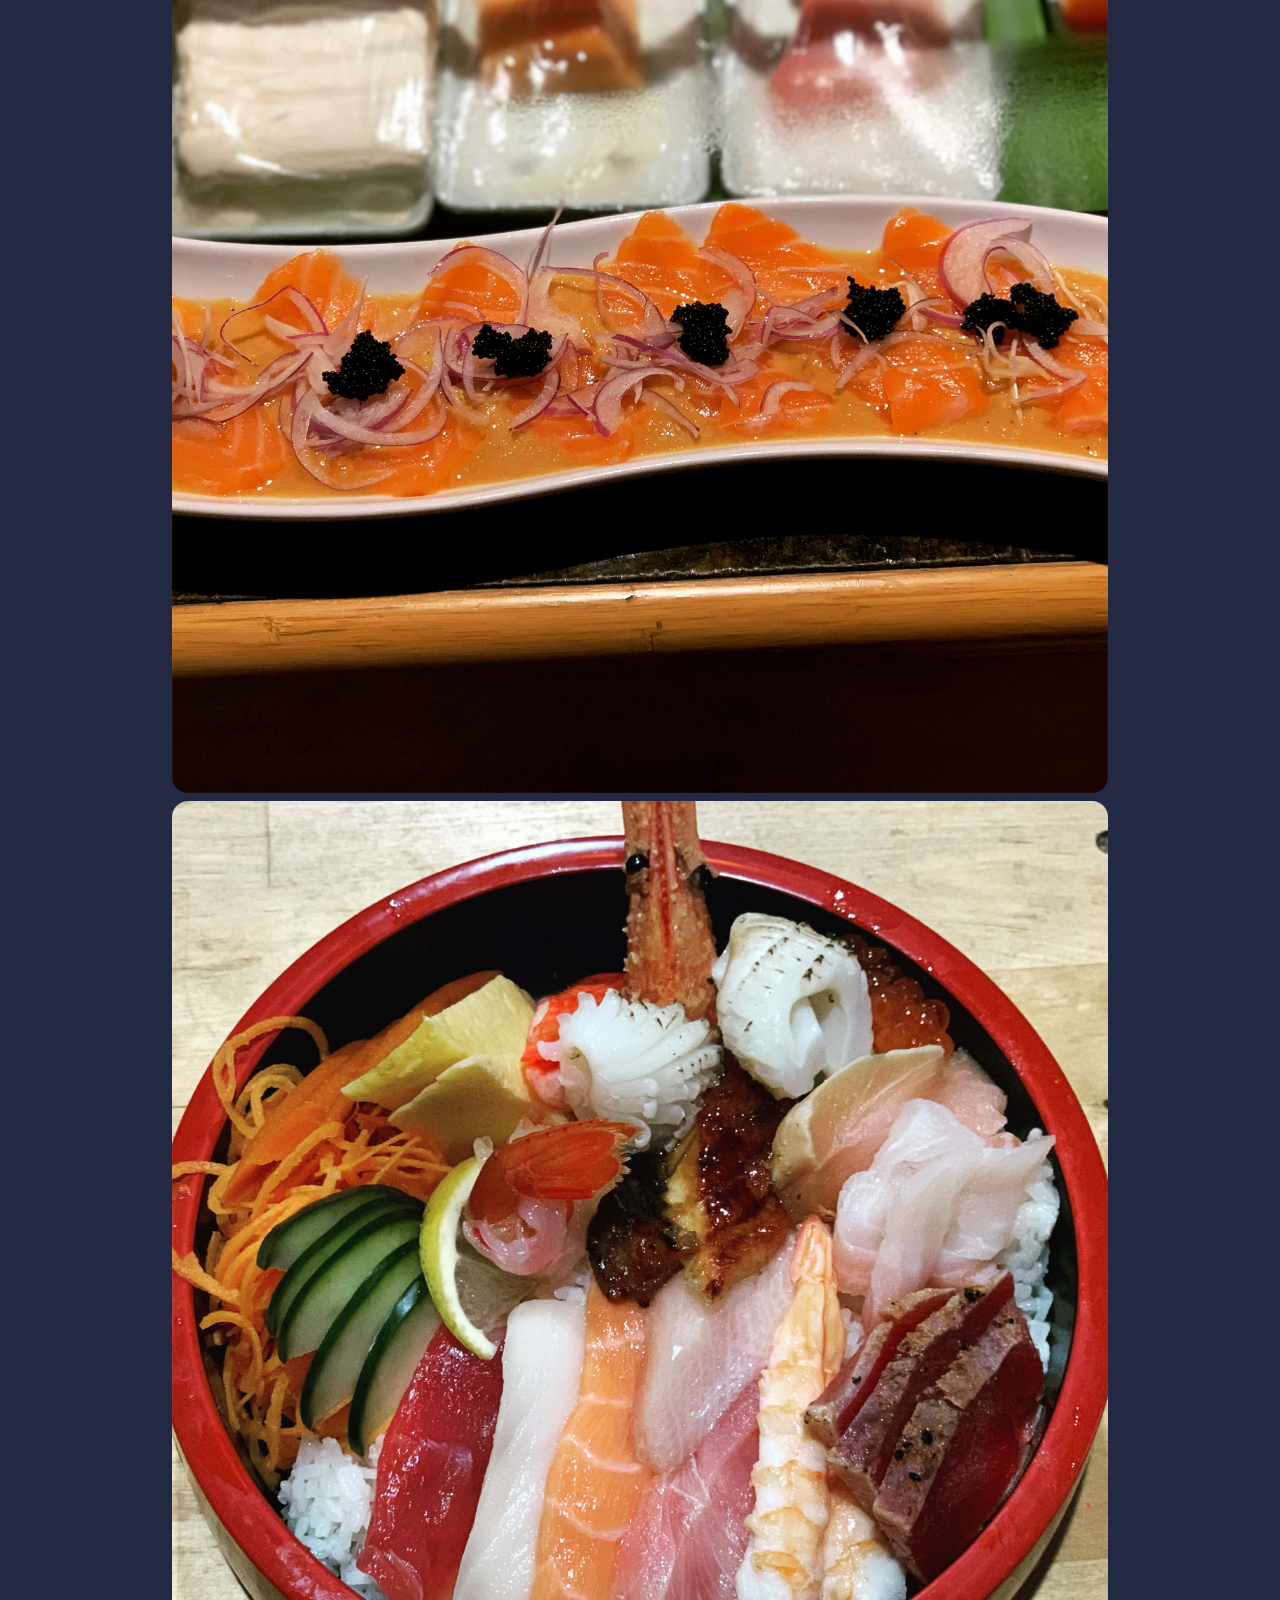
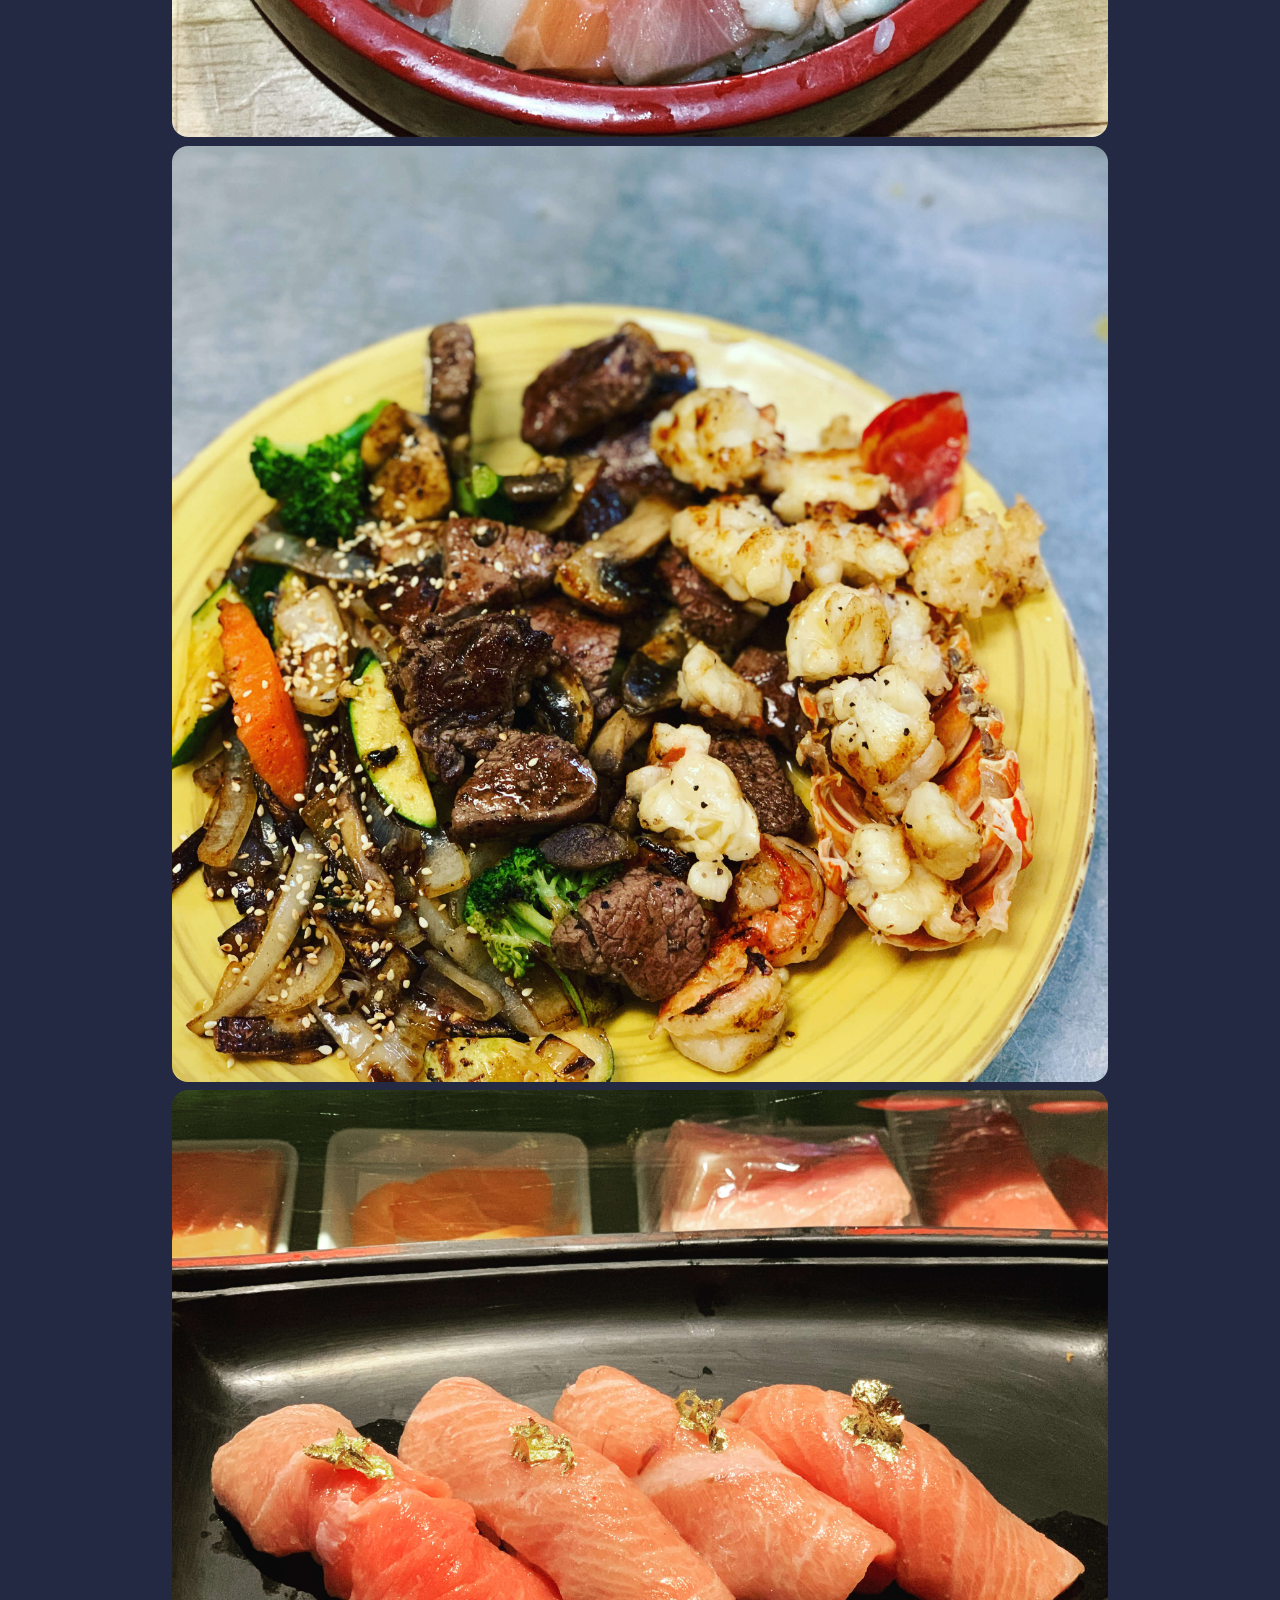
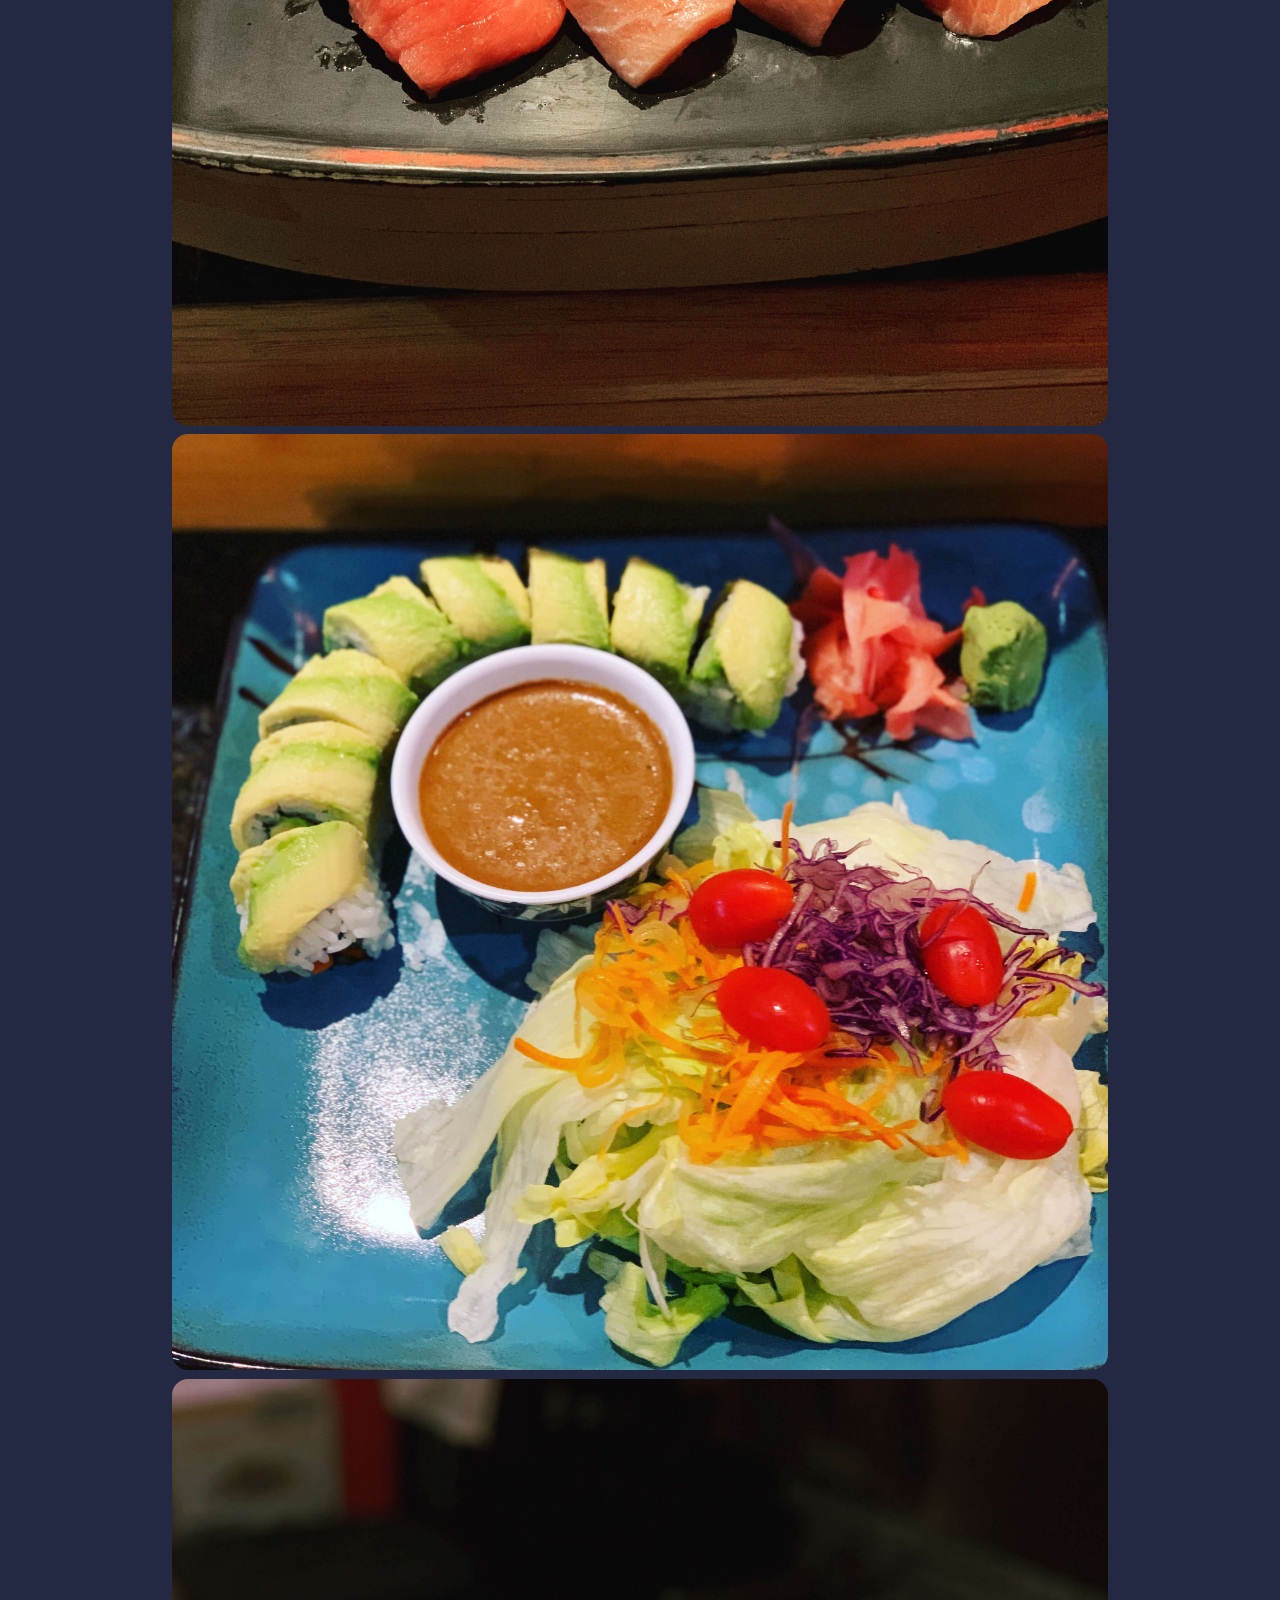
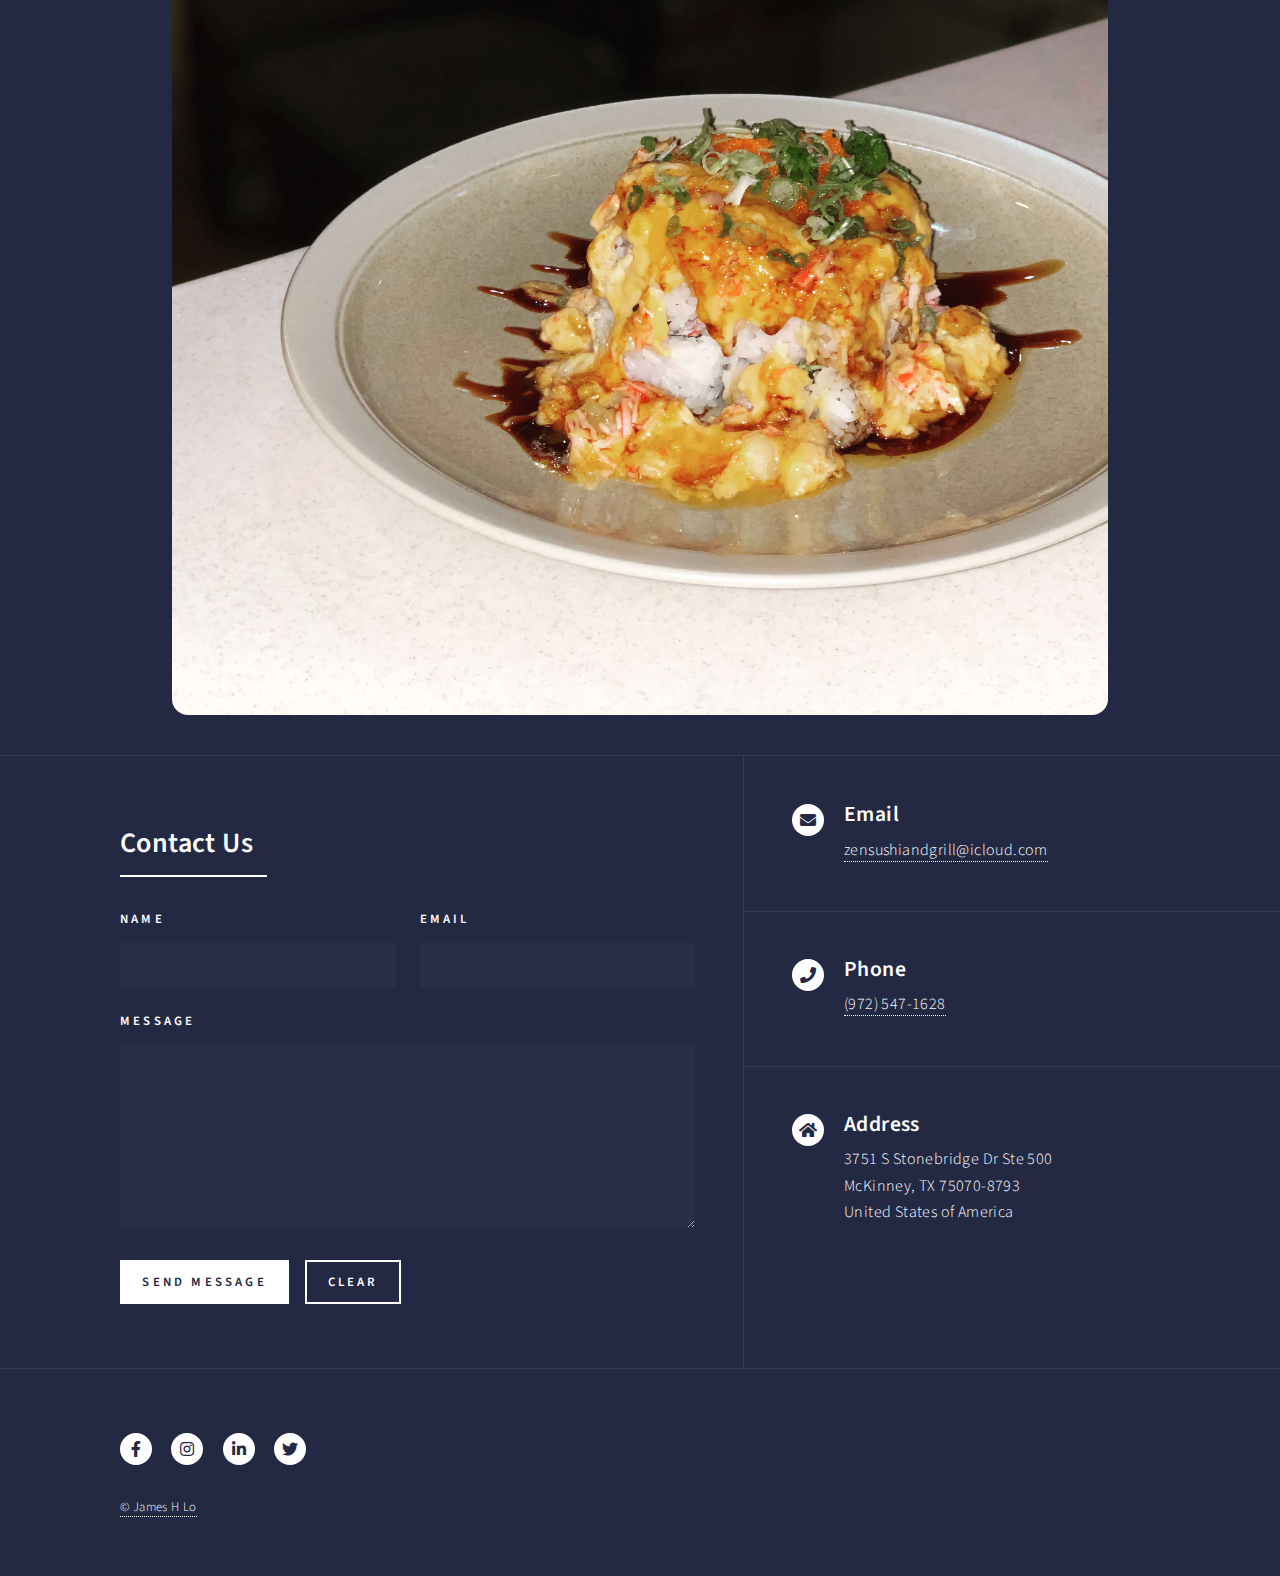
<file: gallery.html>
<!DOCTYPE html>

<html lang="en">
  <head>
    <link rel="preconnect" href="https://www.googletagmanager.com" />
    <link rel="preconnect" href="https://www.google-analytics.com" />
    <link
      href="https://www.googletagmanager.com/gtag/js?id=G-011N3MM2BX"
      rel="preload"
      as="script"
    />
    <link rel="dns-prefetch" href="https://www.googletagmanager.com/" />
    <!-- Google tag (gtag.js) -->
    <script
      defer
      src="https://www.googletagmanager.com/gtag/js?id=G-011N3MM2BX"
    ></script>
    <script>
      window.dataLayer = window.dataLayer || [];
      function gtag() {
        dataLayer.push(arguments);
      }
      gtag("js", new Date());

      gtag("config", "G-011N3MM2BX");
    </script>

    <title>Food Gallery</title>
    <meta charset="utf-8" />
    <meta
      name="viewport"
      content="width=device-width, initial-scale=1, user-scalable=yes"
    />
    <meta
      name="description"
      content="Authentic Japanese restaurant in McKinney including sushi rolls, nigiri, sashimi, hibachi, teppanyaki, sake, liquor, beer, small business owned mckinney restaurant"
    />
    <link rel="icon" href="/images/favicon.ico" />
    <link rel="stylesheet" href="assets/css/main.css" />
    <noscript
      ><link rel="stylesheet" href="assets/css/noscript.css"
    /></noscript>
  </head>
  <body class="is-preload">
    <!-- Wrapper -->
    <div id="wrapper">
      <!-- Header -->
      <header id="header">
        <a href="index" class="logo"
          ><img
            class="logoImage"
            src="/images/logo.svg"
            alt="logo sushi in McKinney"
        /></a>
        <nav>
          <a href="#menu">Menu</a>
        </nav>
      </header>

      <!-- Menu -->
      <nav id="menu">
        <ul class="links">
          <li><a href="index">Home</a></li>
          <li><a href="about-us">About Us</a></li>
          <li><a href="menu">Menu</a></li>
          <li><a href="gallery">Food Gallery</a></li>
        </ul>
        <ul class="actions stacked">
          <li><a href="#contact" class="button primary fit">Contact Us</a></li>
          <li>
            <a
              href="https://www.jameshlo.com/"
              target="_blank"
              class="button fit"
              >Need a Site?</a
            >
          </li>
        </ul>
      </nav>

      <!-- Main -->
      <div id="main" class="alt">
        <!-- One -->
        <section id="one">
          <div class="inner">
            <header class="major">
              <h1>Food Gallery</h1>
            </header>
            <div class="imageContainer food">
              <span
                ><img
                  src="/images/food/sushi-boat1.jpg"
                  alt="sushi boat in McKinney"
              /></span>
              <span
                ><img
                  src="/images/food/sushi-boat2.jpg"
                  alt="sushi boat in McKinney"
              /></span>
              <span
                ><img
                  src="/images/food/toro-sashimi.jpg"
                  alt="toro sashimi in McKinney"
              /></span>
              <span
                ><img
                  src="/images/food/tempura-udon.jpg"
                  alt="tempura udon in McKinney"
              /></span>
              <span
                ><img src="/images/food/fuji.jpg" alt="fuji roll in McKinney"
              /></span>
              <span
                ><img
                  src="/images/food/graham.jpg"
                  alt="hibachi with rice in McKinney"
              /></span>
              <span
                ><img
                  src="/images/food/kama.jpg"
                  alt="yellowtail kama in McKinney"
              /></span>
              <span
                ><img src="/images/food/rice.jpg" alt="fried rice in McKinney"
              /></span>
              <span
                ><img
                  src="/images/food/salmon.jpg"
                  alt="salmon carpaccio in McKinney"
              /></span>
              <span
                ><img src="/images/food/sashimi.jpg" alt="sashimi in McKinney"
              /></span>
              <span
                ><img
                  src="/images/food/steak-lobster.jpg"
                  alt="hibachi steak and lobster in McKinney"
              /></span>
              <span
                ><img src="/images/food/toro.jpg" alt="toro in McKinney"
              /></span>
              <span
                ><img
                  src="/images/food/vegetable.jpg"
                  alt="garden delight in McKinney"
              /></span>
              <span
                ><img
                  src="/images/food/volcano.jpg"
                  alt="volcano roll in McKinney"
              /></span>
            </div>
          </div>
        </section>
      </div>

      <!-- Contact -->
      <section id="contact">
        <div class="inner">
          <section>
            <header class="major">
              <h2>Contact Us</h2>
            </header>
            <form method="post" action="#" data-netlify="true">
              <div class="fields">
                <div class="field half">
                  <label for="name">Name</label>
                  <input type="text" name="name" id="name" required />
                </div>
                <div class="field half">
                  <label for="email">Email</label>
                  <input type="email" name="email" id="email" required />
                </div>
                <div class="field">
                  <label for="message">Message</label>
                  <textarea
                    name="message"
                    id="message"
                    rows="6"
                    required
                  ></textarea>
                </div>
              </div>
              <ul class="actions">
                <li>
                  <input type="submit" value="Send Message" class="primary" />
                </li>
                <li><input type="reset" value="Clear" /></li>
              </ul>
            </form>
          </section>
          <section class="split">
            <section>
              <div class="contact-method">
                <span class="icon solid alt fa-envelope"></span>
                <h3>Email</h3>
                <a href="mailto: zensushiandgrill@icloud.com"
                  >zensushiandgrill@icloud.com</a
                >
              </div>
            </section>
            <section>
              <div class="contact-method">
                <span class="icon solid alt fa-phone"></span>
                <h3>Phone</h3>
                <a href="tel:+1-972-547-1628">(972) 547-1628</a>
              </div>
            </section>
            <section>
              <div class="contact-method">
                <span class="icon solid alt fa-home"></span>
                <h3>Address</h3>
                <span
                  >3751 S Stonebridge Dr Ste 500<br />
                  McKinney, TX 75070-8793<br />
                  United States of America</span
                >
              </div>
            </section>
          </section>
        </div>
      </section>

      <!-- Footer -->
      <footer id="footer">
        <div class="inner">
          <ul class="icons">
            <li>
              <a
                href="https://www.facebook.com/ZenSushiMckinney/"
                class="icon brands alt fa-facebook-f"
                target="_blank"
              >
                <span class="label">Facebook</span></a
              >
            </li>
            <li>
              <a
                href="https://www.instagram.com/zensushiandgrill2019/"
                class="icon brands alt fa-instagram"
                target="_blank"
              >
                <span class="label">Instagram</span></a
              >
            </li>
            <li>
              <a
                href="https://www.linkedin.com/in/james-h-lo/"
                class="icon brands alt fa-linkedin-in"
                target="_blank"
              >
                <span class="label">LinkedIn</span></a
              >
            </li>
            <li>
              <a
                href="https://twitter.com/_jameshlo"
                class="icon brands alt fa-twitter"
                target="_blank"
              >
                <span class="label">Twitter</span></a
              >
            </li>
          </ul>
          <ul class="copyright">
            <li>
              <a
                href="https://www.jameshlo.com/"
                target="_blank"
                class="developer"
                >&copy; James H Lo</a
              >
            </li>
          </ul>
        </div>
      </footer>
    </div>

    <!-- Scripts -->
    <script src="assets/js/jquery.min.js"></script>
    <script src="assets/js/jquery.scrolly.min.js"></script>
    <script src="assets/js/jquery.scrollex.min.js"></script>
    <script src="assets/js/browser.min.js"></script>
    <script src="assets/js/breakpoints.min.js"></script>
    <script src="assets/js/util.js"></script>
    <script src="assets/js/main.js"></script>
  </body>
</html>
</file>
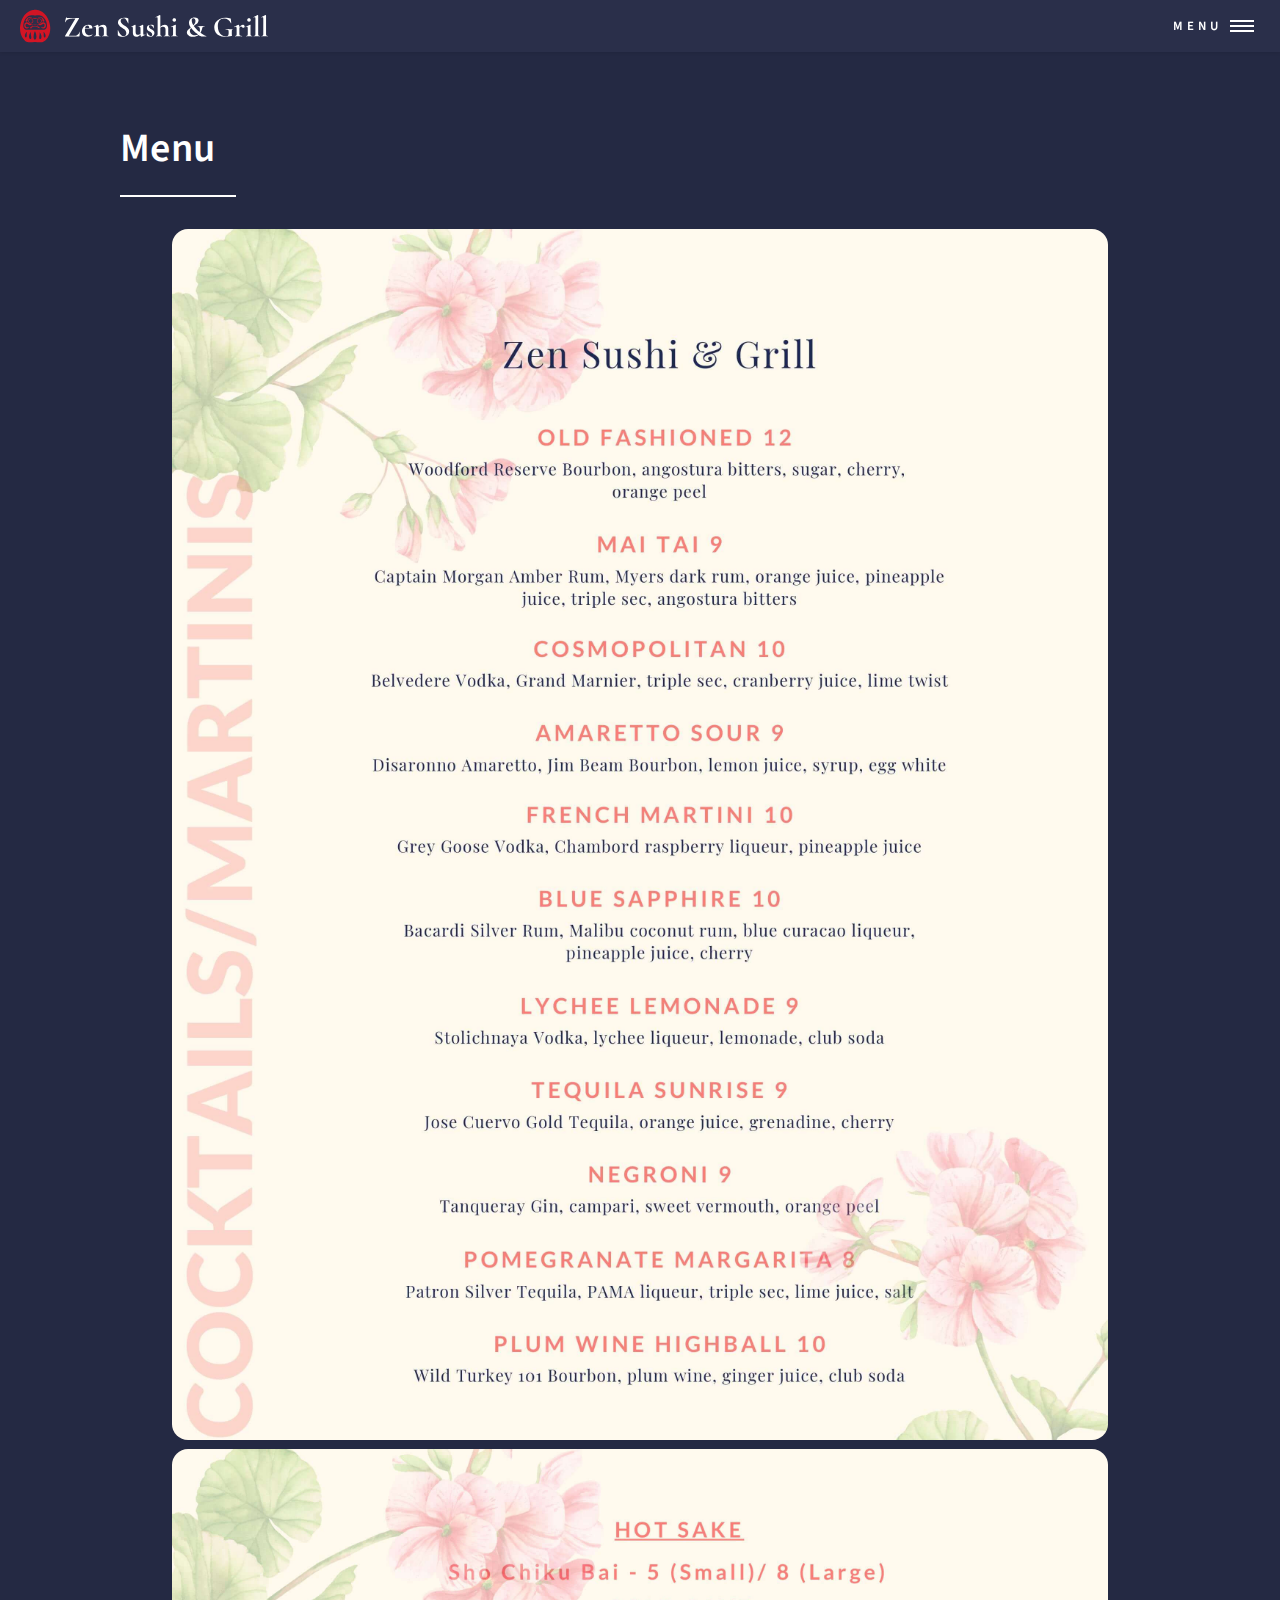
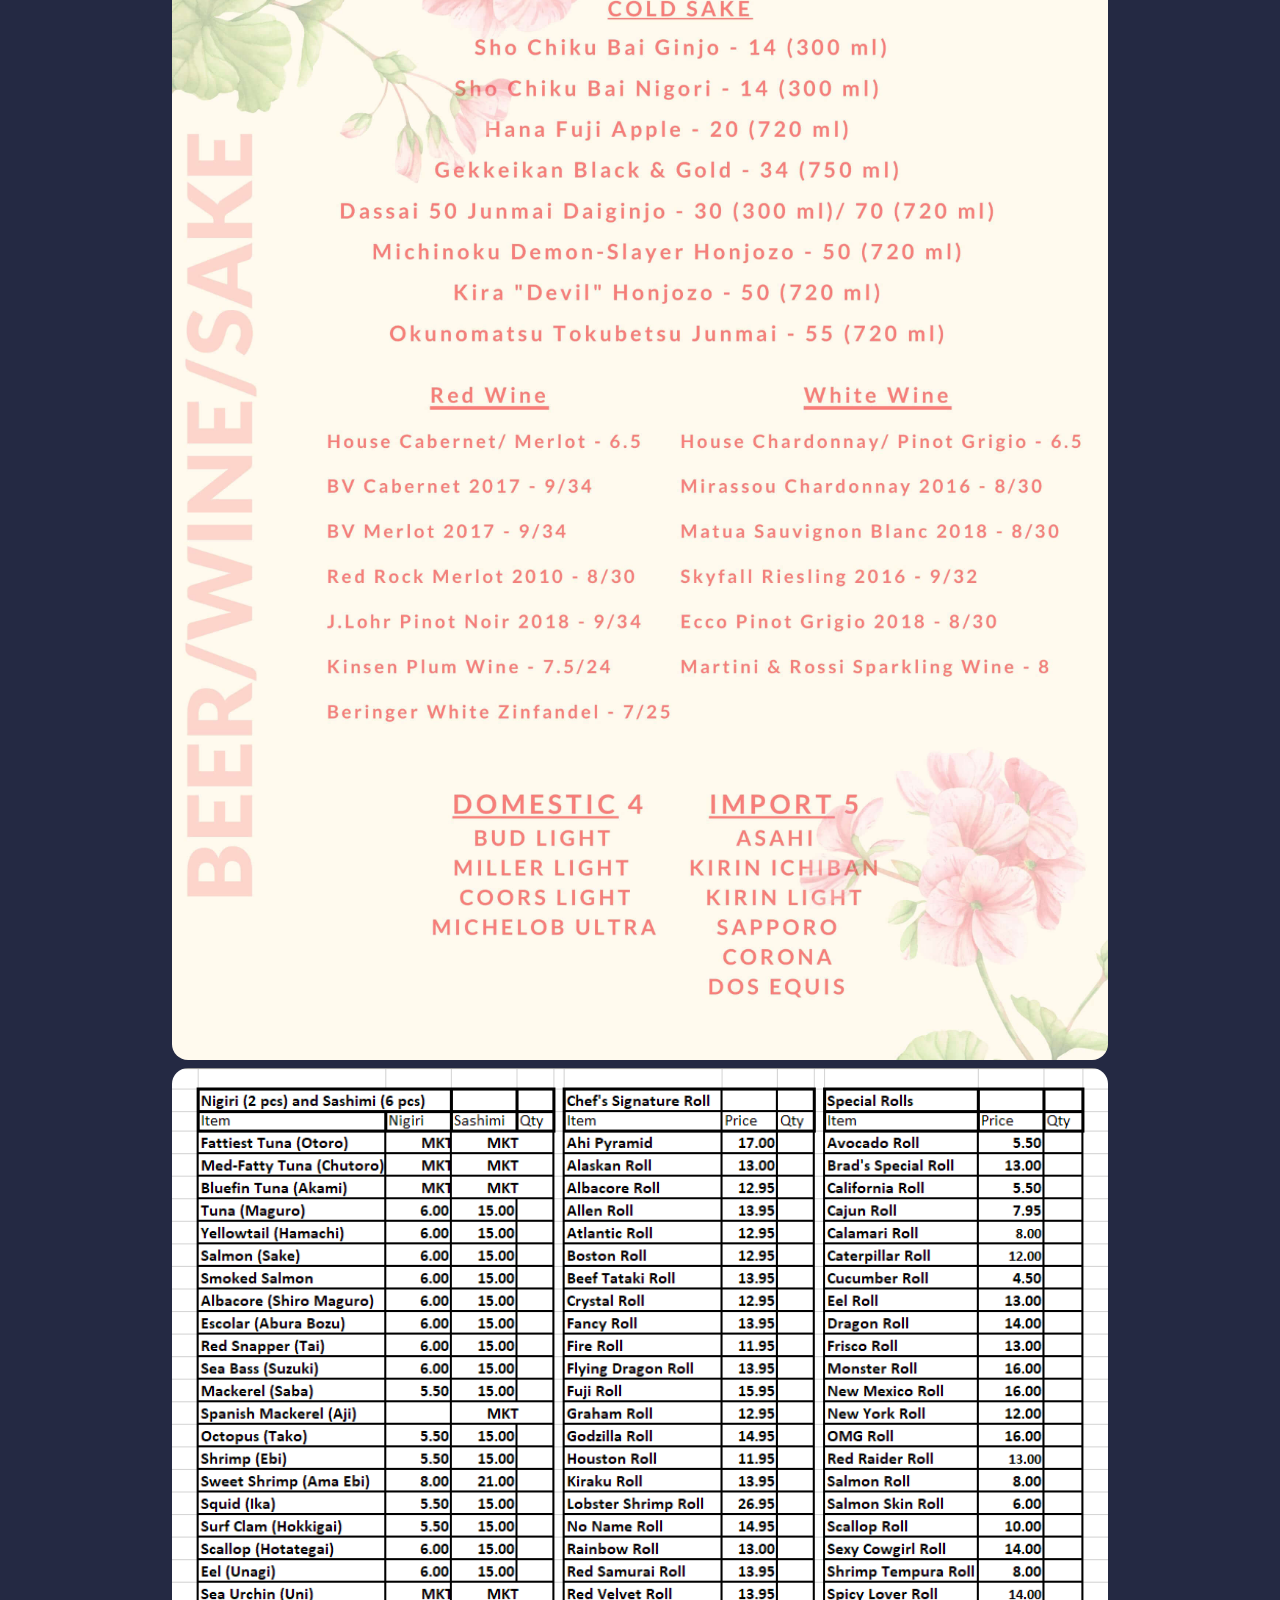
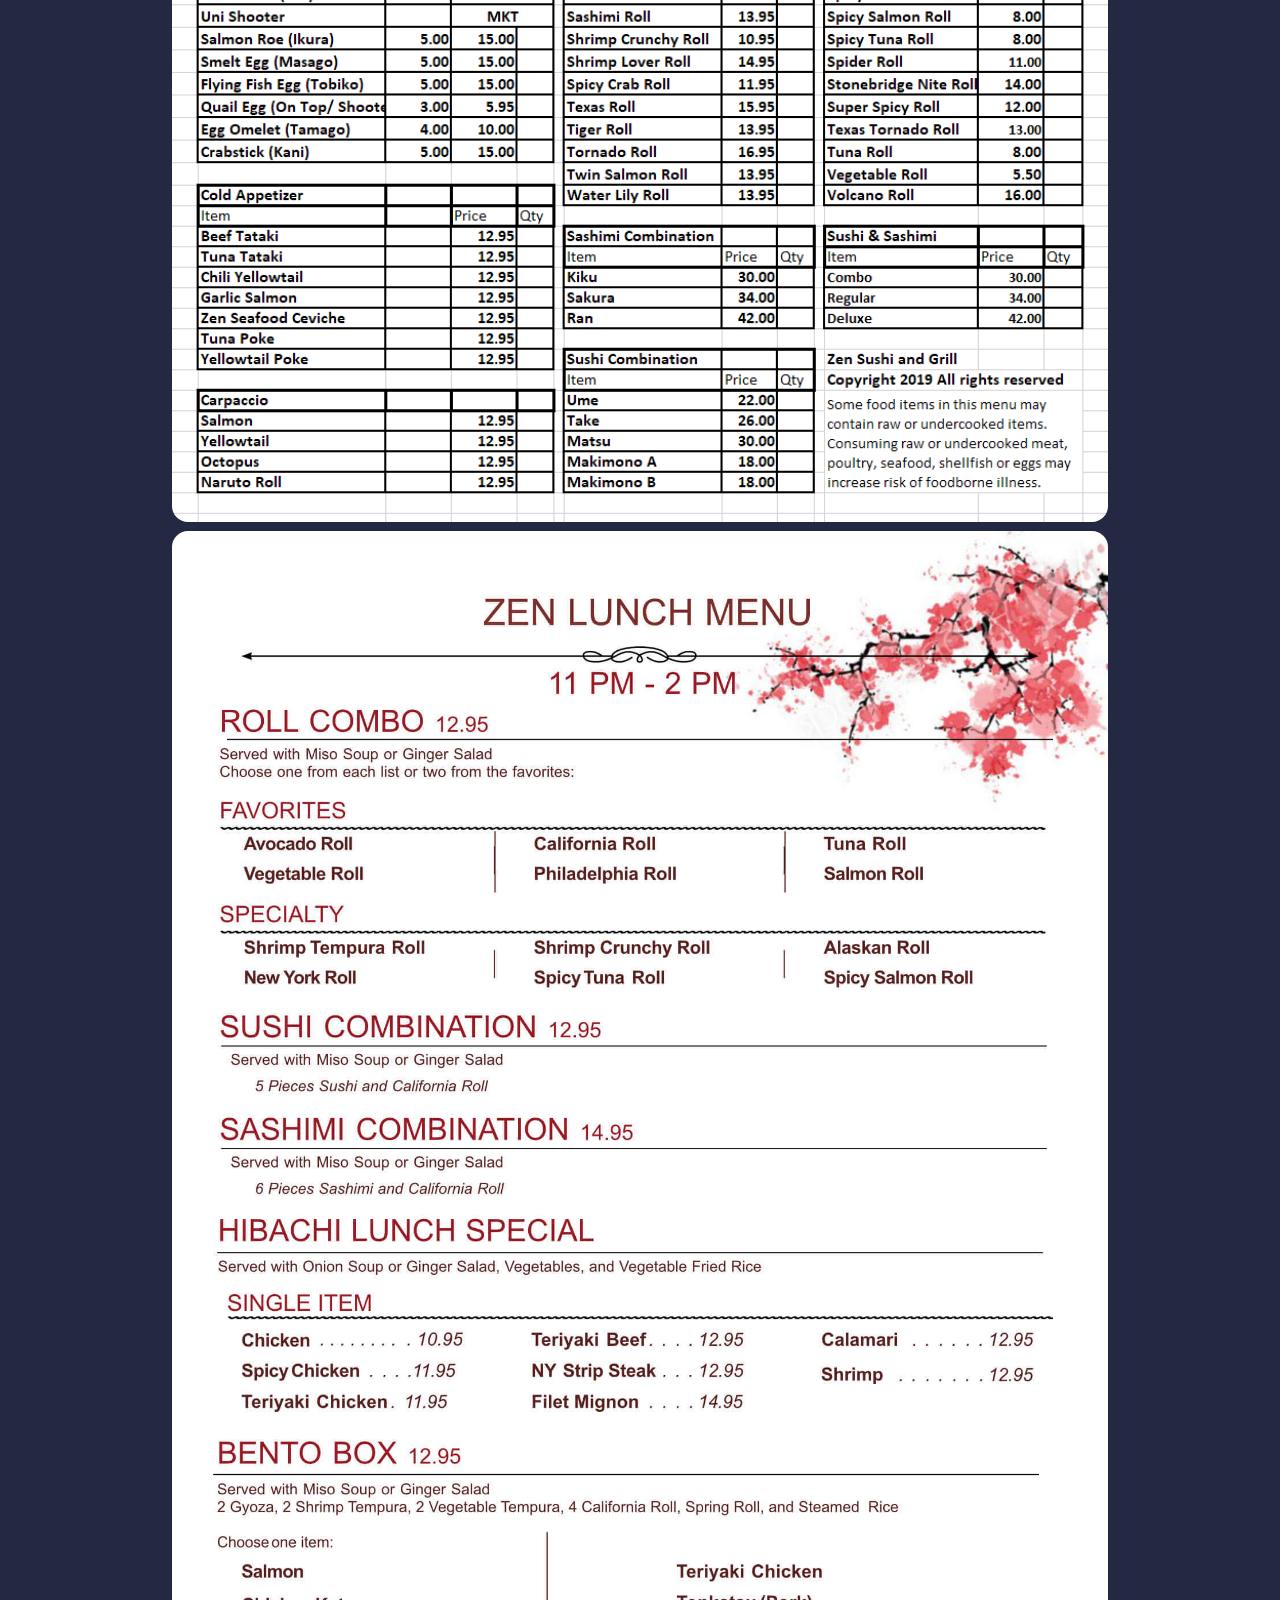
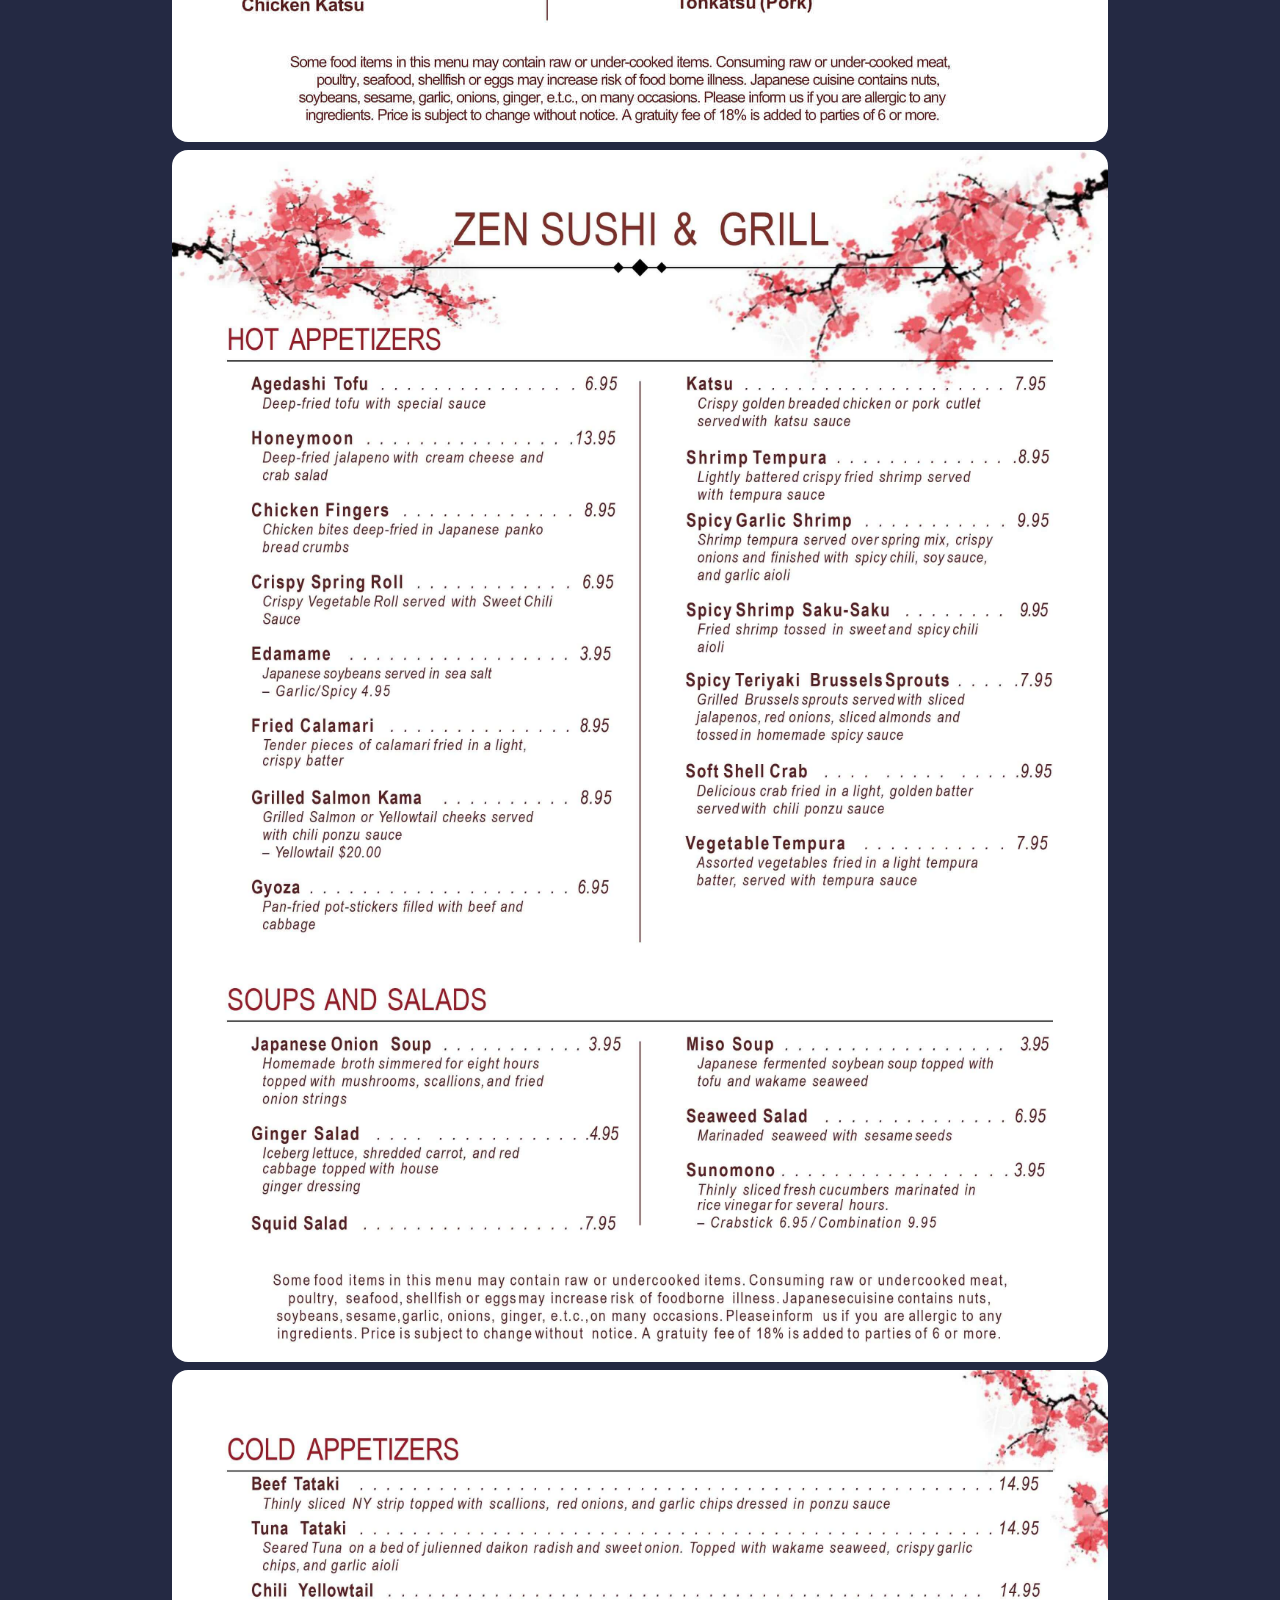
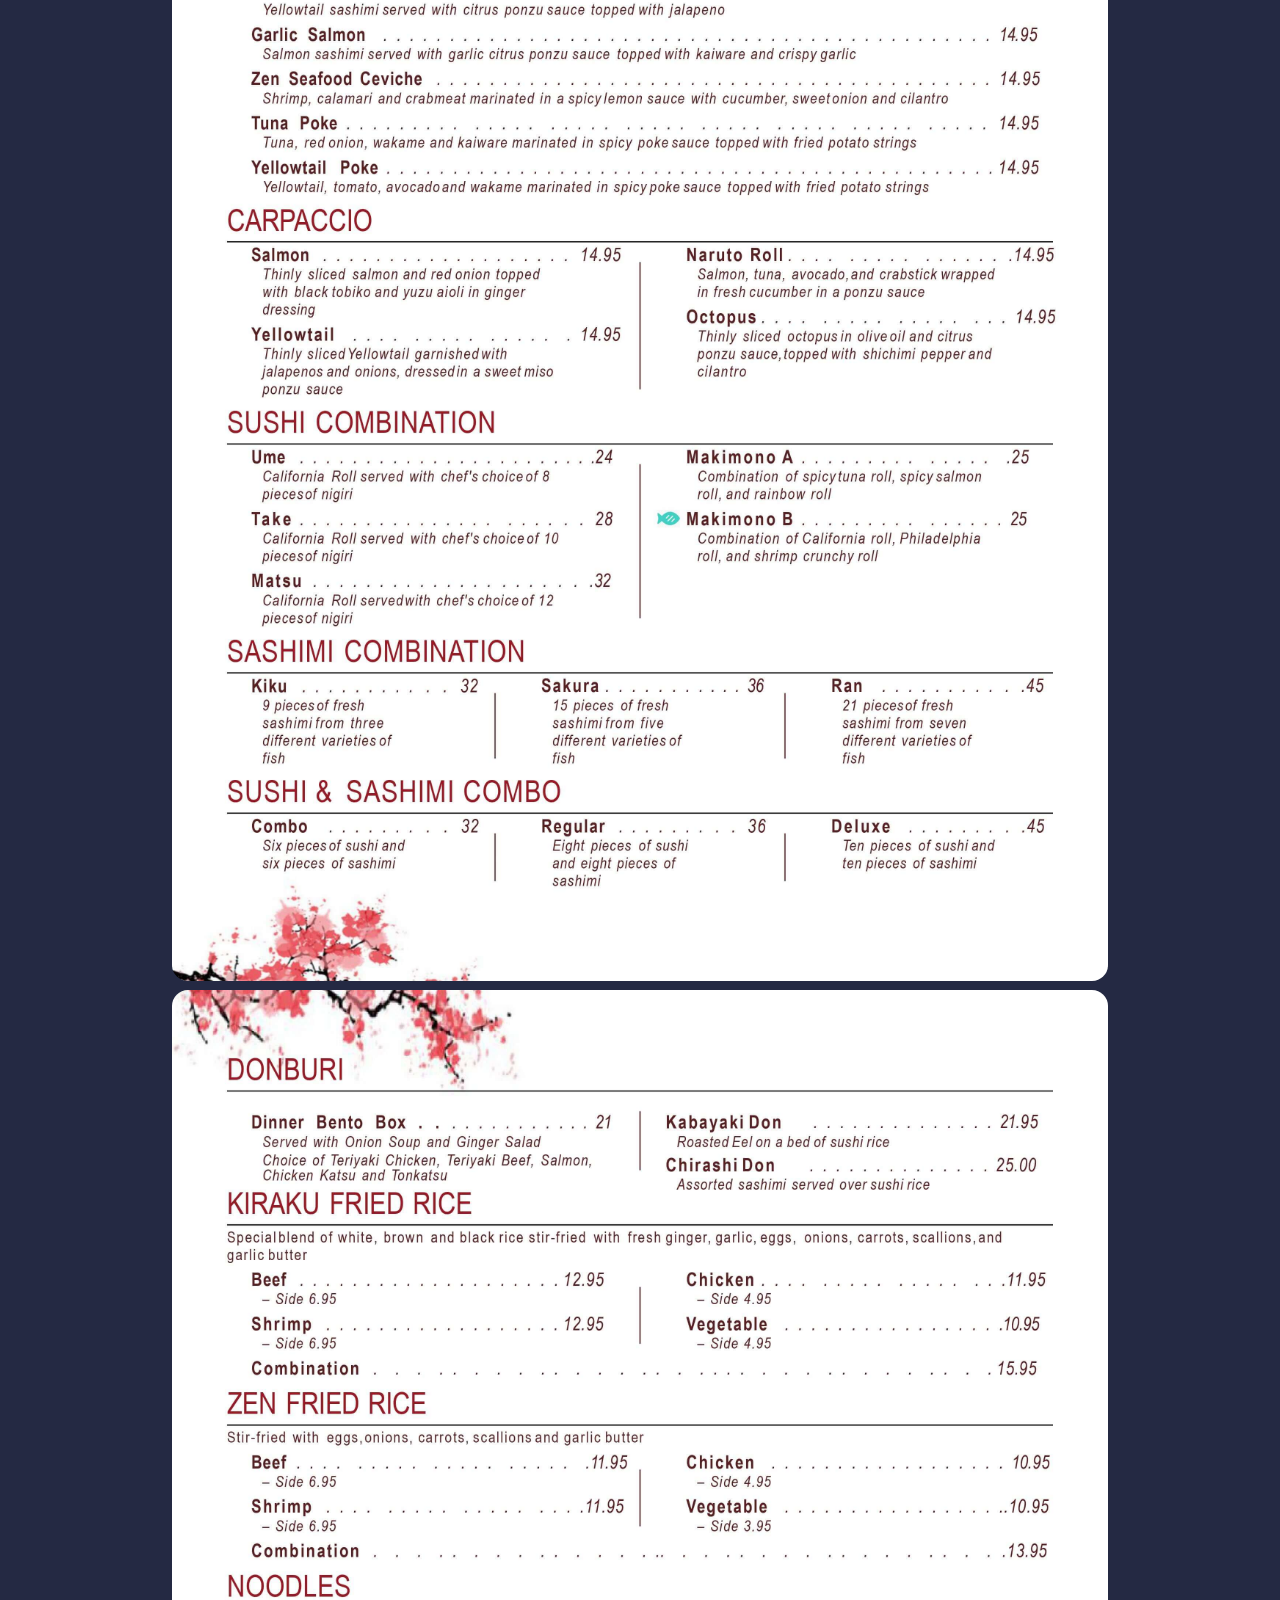
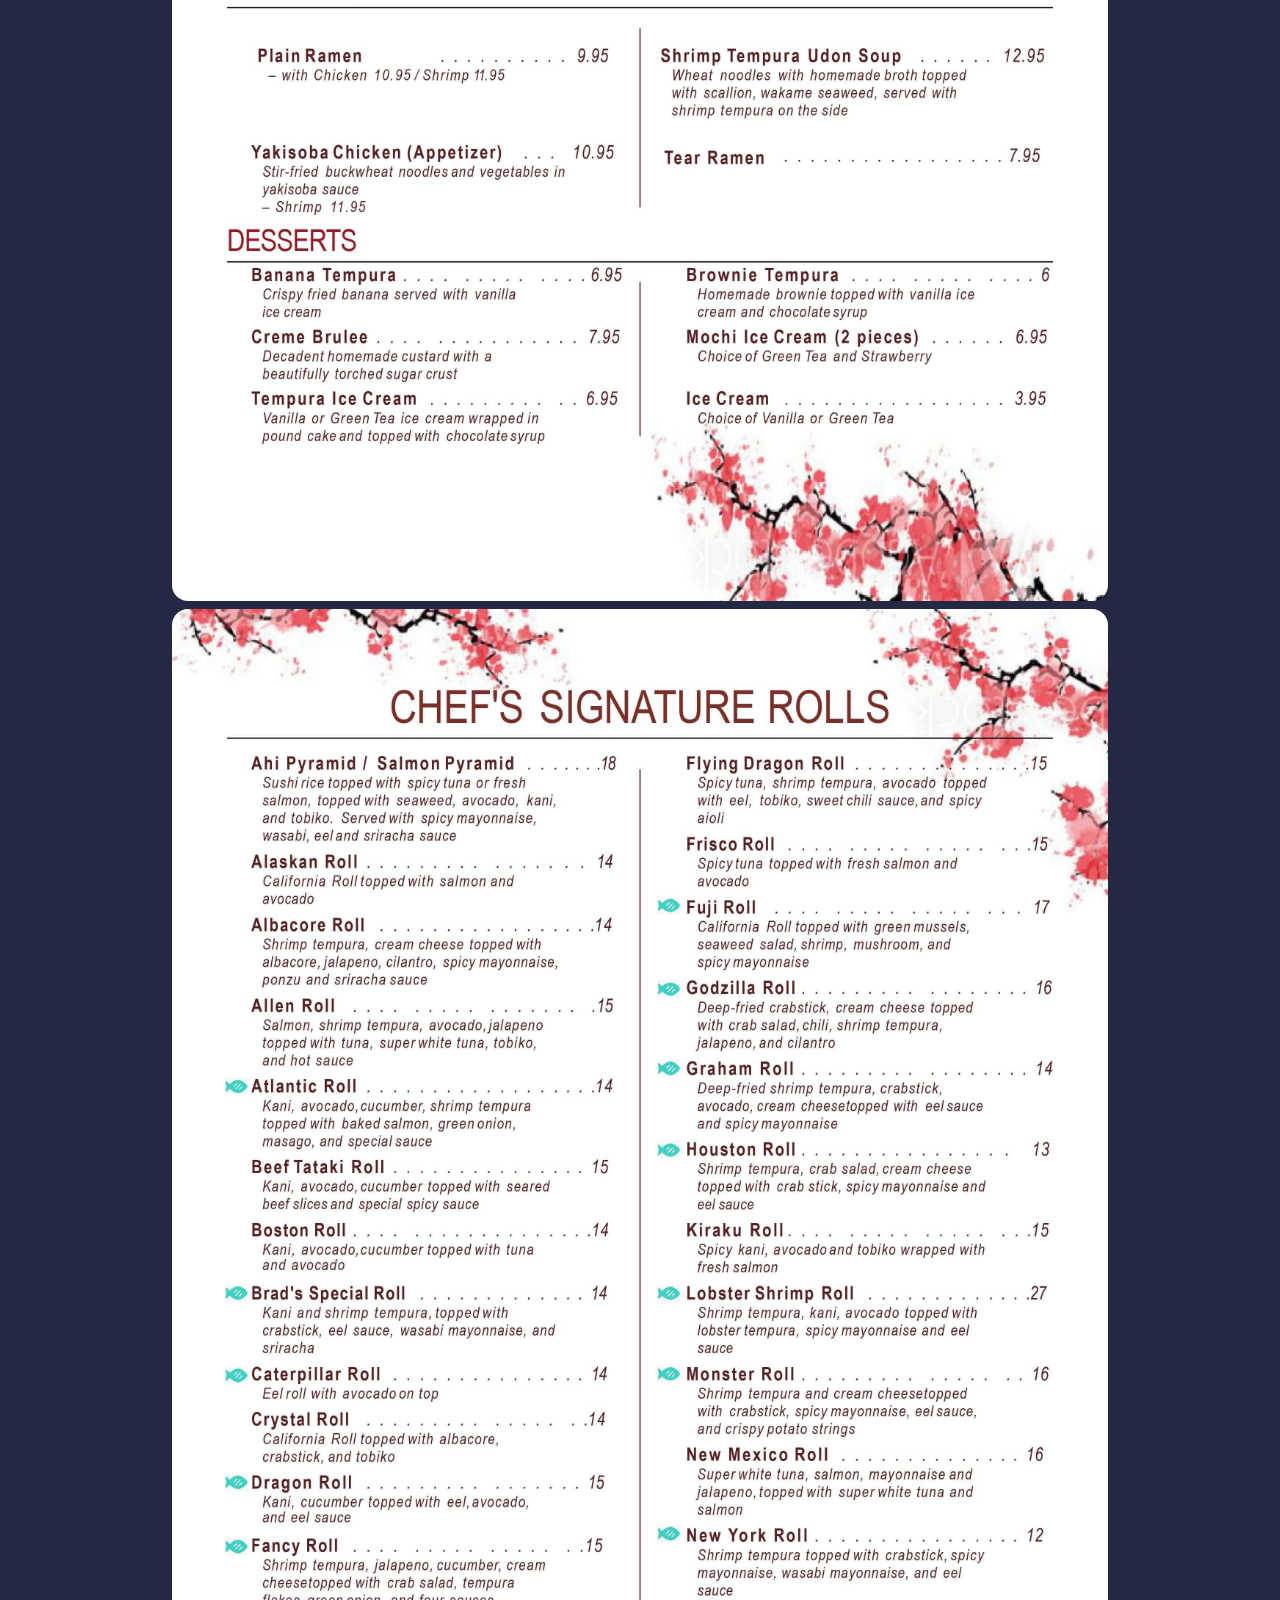
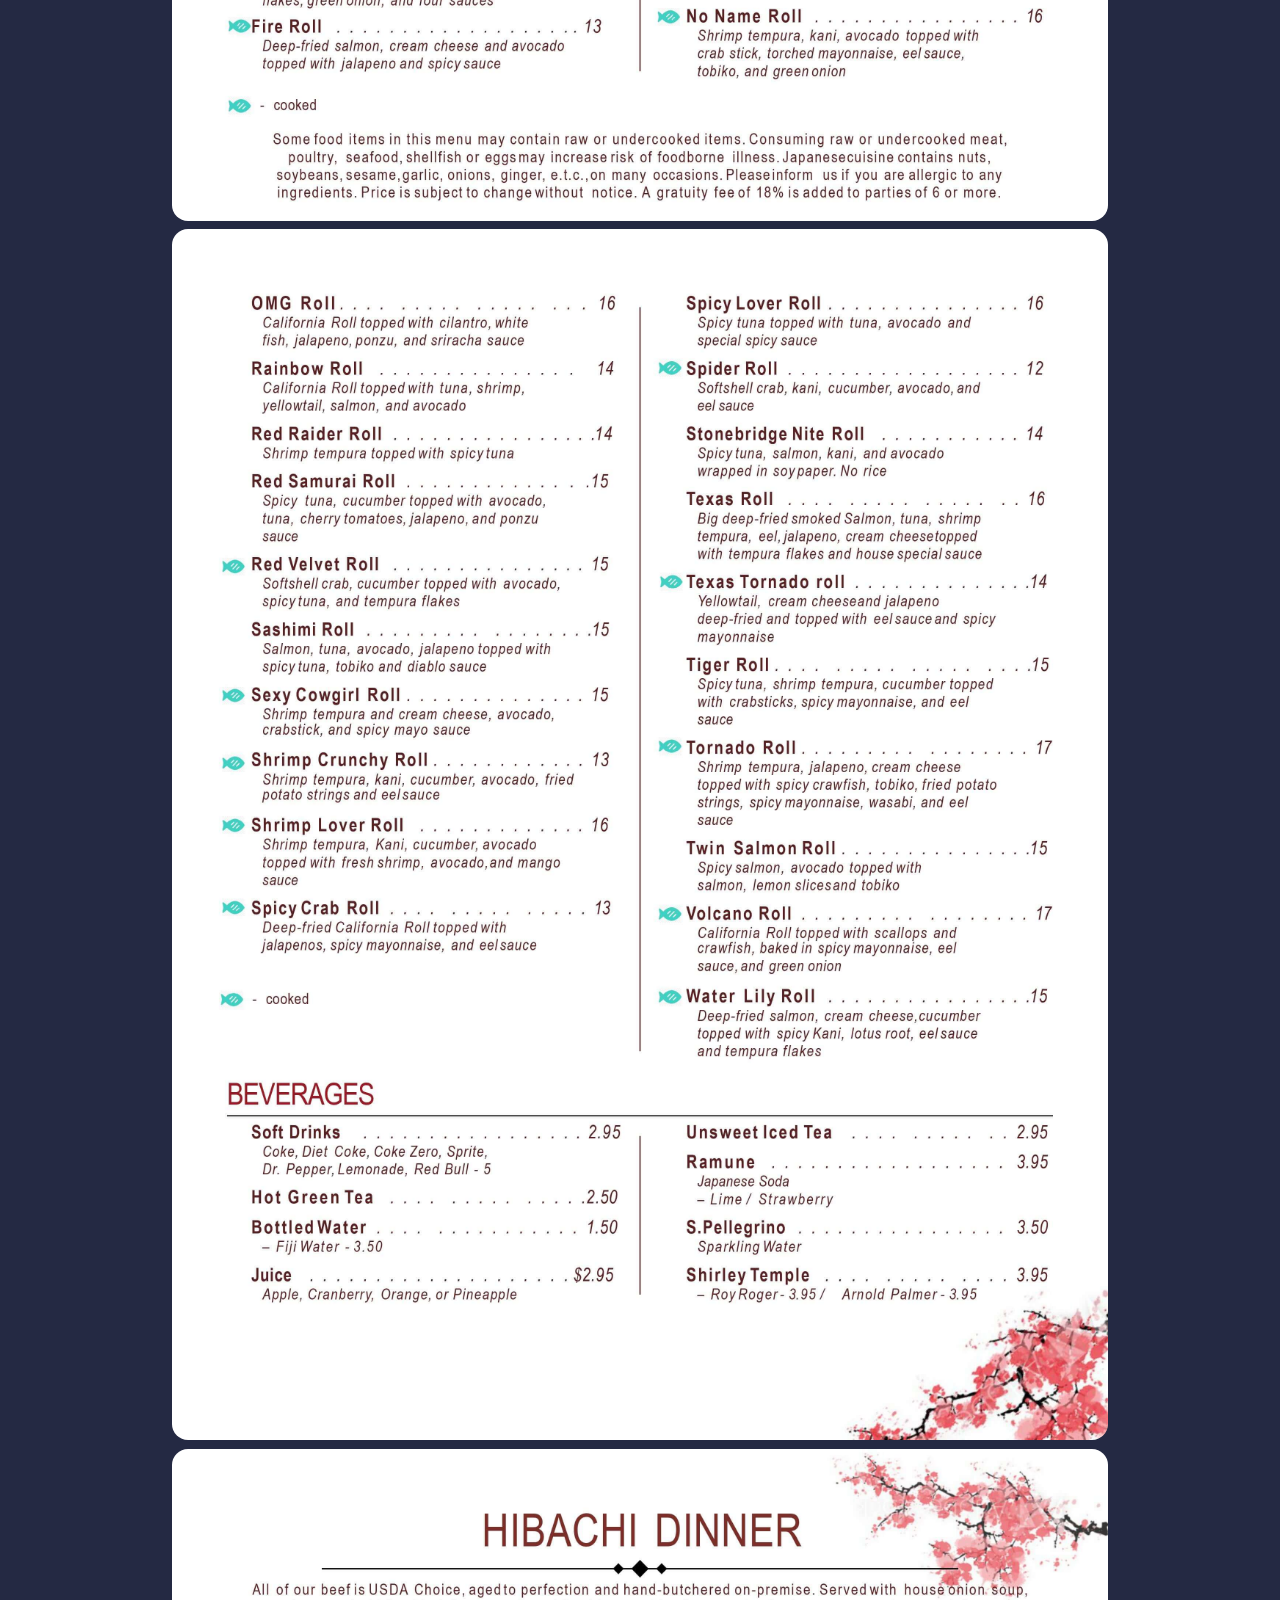
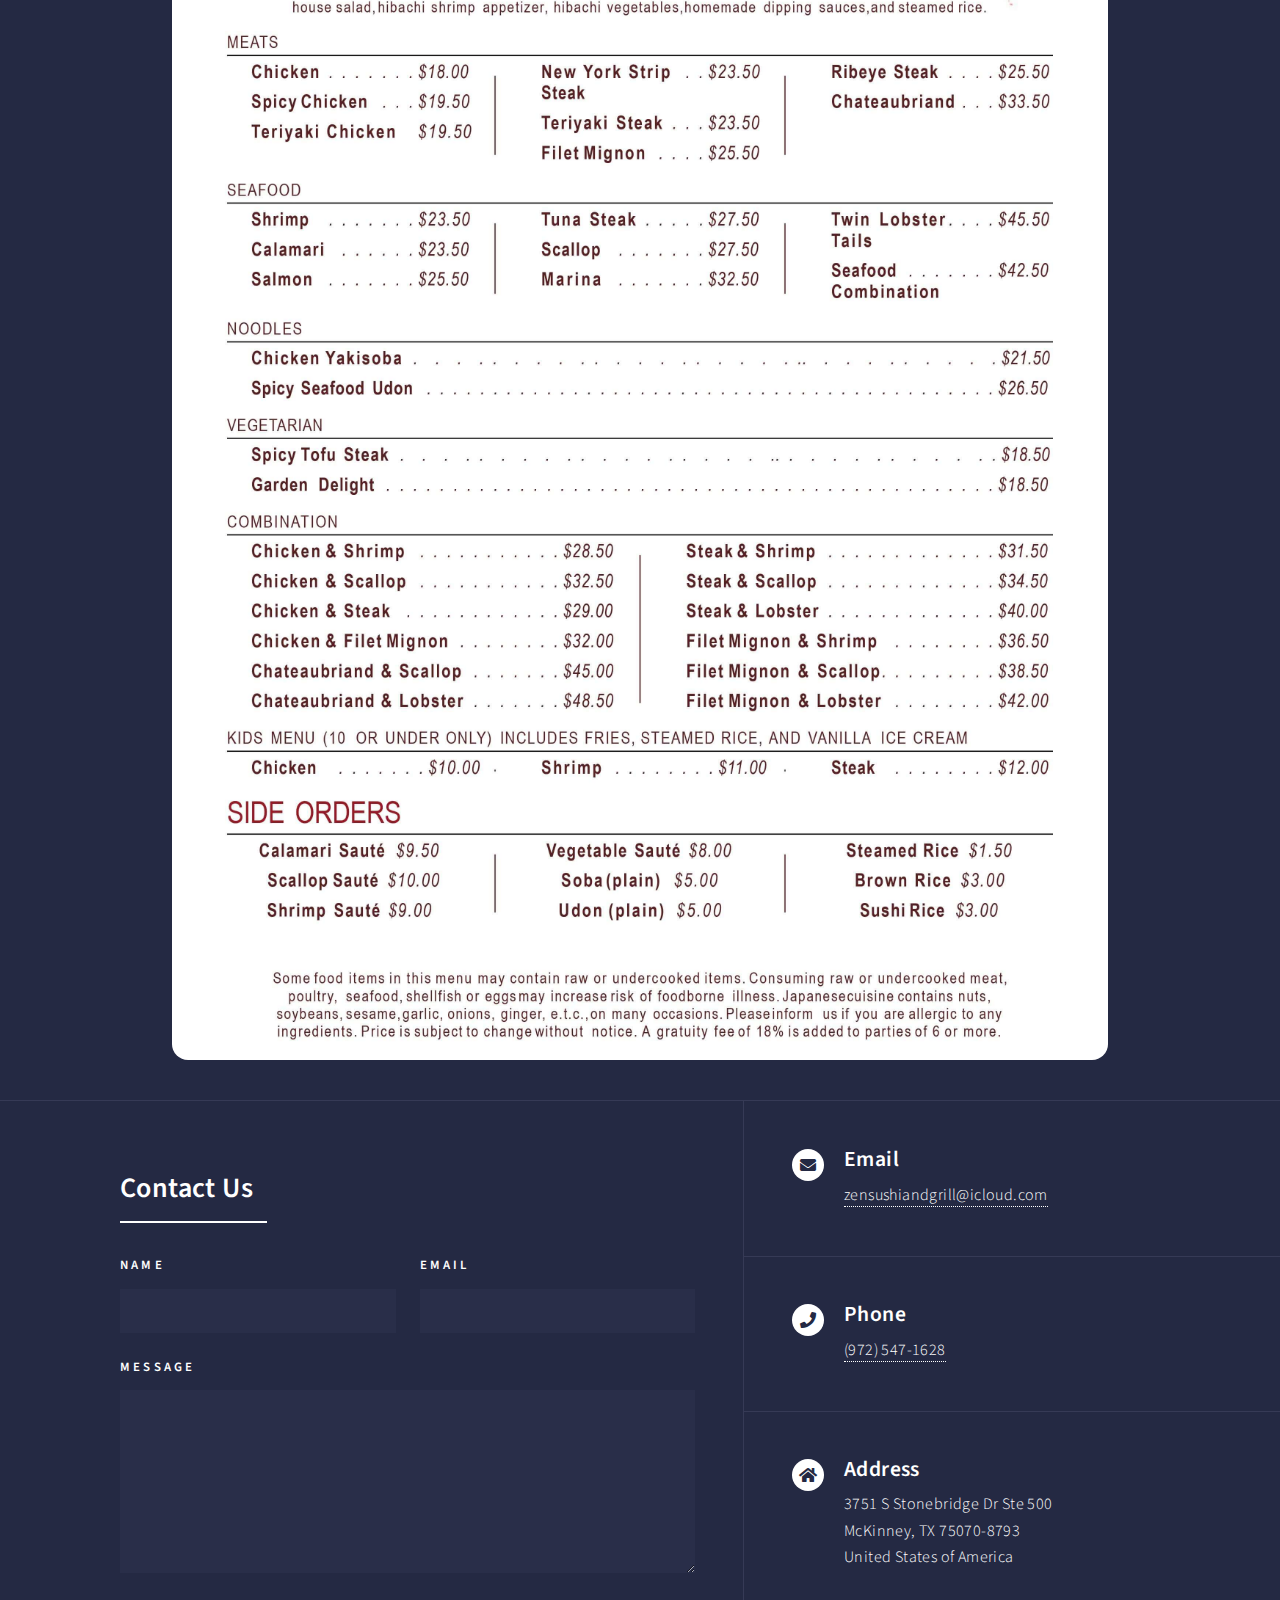
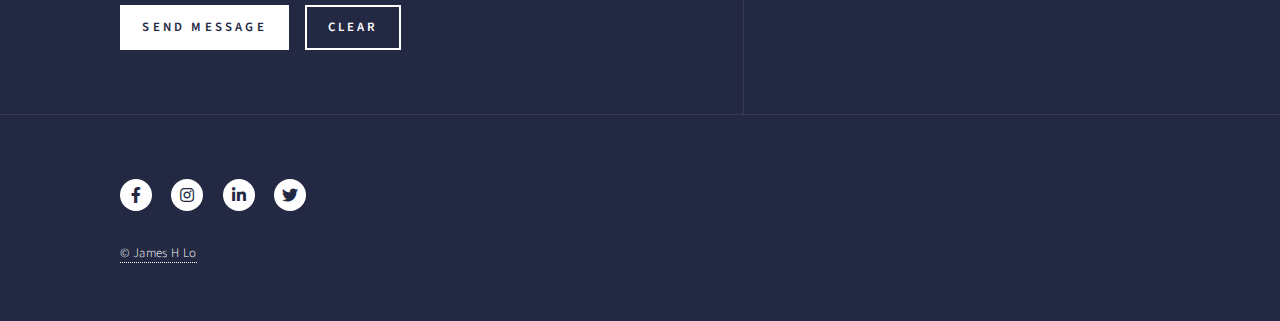
<file: menu.html>
<!DOCTYPE html>

<html lang="en">
  <head>
    <link rel="preconnect" href="https://www.googletagmanager.com" />
    <link rel="preconnect" href="https://www.google-analytics.com" />
    <link
      href="https://www.googletagmanager.com/gtag/js?id=G-011N3MM2BX"
      rel="preload"
      as="script"
    />
    <link rel="dns-prefetch" href="https://www.googletagmanager.com/" />
    <!-- Google tag (gtag.js) -->
    <script
      defer
      src="https://www.googletagmanager.com/gtag/js?id=G-011N3MM2BX"
    ></script>
    <script>
      window.dataLayer = window.dataLayer || [];
      function gtag() {
        dataLayer.push(arguments);
      }
      gtag("js", new Date());

      gtag("config", "G-011N3MM2BX");
    </script>

    <title>Menu</title>
    <meta charset="utf-8" />
    <meta
      name="viewport"
      content="width=device-width, initial-scale=1, user-scalable=yes"
    />
    <meta
      name="description"
      content="Authentic Japanese restraunt in McKinney including sushi rolls, nigiri, sashimi, hibachi, teppanyaki, sake, liquor, beer, small business owned mckinney restaurant"
    />
    <link rel="icon" href="/images/favicon.ico" />
    <link rel="stylesheet" href="assets/css/main.css" />
    <noscript
      ><link rel="stylesheet" href="assets/css/noscript.css"
    /></noscript>
  </head>
  <body class="is-preload">
    <!-- Wrapper -->
    <div id="wrapper">
      <!-- Header -->
      <header id="header">
        <a href="index" class="logo"
          ><img class="logoImage" src="/images/logo.svg" alt="logo"
        /></a>
        <nav>
          <a href="#menu">Menu</a>
        </nav>
      </header>

      <!-- Menu -->
      <nav id="menu">
        <ul class="links">
          <li><a href="index">Home</a></li>
          <li><a href="about-us">About Us</a></li>
          <li><a href="menu">Menu</a></li>
          <li><a href="gallery">Food Gallery</a></li>
        </ul>
        <ul class="actions stacked">
          <li><a href="#contact" class="button primary fit">Contact Us</a></li>
          <li>
            <a
              href="https://www.jameshlo.com/"
              target="_blank"
              class="button fit"
              >Need a Site?</a
            >
          </li>
        </ul>
      </nav>

      <!-- Main -->
      <div id="main" class="alt">
        <!-- One -->
        <section id="one">
          <div class="inner">
            <header class="major">
              <h1>Menu</h1>
            </header>
            <div class="imageContainer">
              <span
                ><img src="/images/drinks1.jpg" alt="cocktails in McKinney"
              /></span>
              <span
                ><img
                  src="/images/drinks2.jpg"
                  alt="sake wine and beer in McKinney"
              /></span>
              <span
                ><img src="/images/sushi-menu.png" alt="sushi menu in McKinney"
              /></span>
              <span
                ><img src="/images/lunch.jpg" alt="lunch menu in McKinney"
              /></span>
              <span
                ><img
                  src="/images/menu1.jpg"
                  alt="hot appetizers soups and salads in McKinney"
              /></span>
              <span
                ><img
                  src="/images/menu2.jpg"
                  alt="cold appetizers and sushi combos in McKinney"
              /></span>
              <span
                ><img
                  src="/images/menu3.jpg"
                  alt="fried rice, noodles and desserts in McKinney"
              /></span>
              <span
                ><img src="/images/menu4.jpg" alt="signature rolls in McKinney"
              /></span>
              <span
                ><img
                  src="/images/menu5.jpg"
                  alt="signature rolls part 2 and beverages in McKinney"
              /></span>
              <span
                ><img src="/images/menu6.jpg" alt="hibachi dinner in McKinney"
              /></span>
            </div>
          </div>
        </section>
      </div>

      <!-- Contact -->
      <section id="contact">
        <div class="inner">
          <section>
            <header class="major">
              <h2>Contact Us</h2>
            </header>
            <form method="post" action="#" data-netlify="true">
              <div class="fields">
                <div class="field half">
                  <label for="name">Name</label>
                  <input type="text" name="name" id="name" required />
                </div>
                <div class="field half">
                  <label for="email">Email</label>
                  <input type="email" name="email" id="email" required />
                </div>
                <div class="field">
                  <label for="message">Message</label>
                  <textarea
                    name="message"
                    id="message"
                    rows="6"
                    required
                  ></textarea>
                </div>
              </div>
              <ul class="actions">
                <li>
                  <input type="submit" value="Send Message" class="primary" />
                </li>
                <li><input type="reset" value="Clear" /></li>
              </ul>
            </form>
          </section>
          <section class="split">
            <section>
              <div class="contact-method">
                <span class="icon solid alt fa-envelope"></span>
                <h3>Email</h3>
                <a href="mailto: zensushiandgrill@icloud.com"
                  >zensushiandgrill@icloud.com</a
                >
              </div>
            </section>
            <section>
              <div class="contact-method">
                <span class="icon solid alt fa-phone"></span>
                <h3>Phone</h3>
                <a href="tel:+1-972-547-1628">(972) 547-1628</a>
              </div>
            </section>
            <section>
              <div class="contact-method">
                <span class="icon solid alt fa-home"></span>
                <h3>Address</h3>
                <span
                  >3751 S Stonebridge Dr Ste 500<br />
                  McKinney, TX 75070-8793<br />
                  United States of America</span
                >
              </div>
            </section>
          </section>
        </div>
      </section>

      <!-- Footer -->
      <footer id="footer">
        <div class="inner">
          <ul class="icons">
            <li>
              <a
                href="https://www.facebook.com/ZenSushiMckinney/"
                class="icon brands alt fa-facebook-f"
                target="_blank"
              >
                <span class="label">Facebook</span></a
              >
            </li>
            <li>
              <a
                href="https://www.instagram.com/zensushiandgrill2019/"
                class="icon brands alt fa-instagram"
                target="_blank"
              >
                <span class="label">Instagram</span></a
              >
            </li>
            <li>
              <a
                href="https://www.linkedin.com/in/james-h-lo/"
                class="icon brands alt fa-linkedin-in"
                target="_blank"
              >
                <span class="label">LinkedIn</span></a
              >
            </li>
            <li>
              <a
                href="https://twitter.com/_jameshlo"
                class="icon brands alt fa-twitter"
                target="_blank"
              >
                <span class="label">Twitter</span></a
              >
            </li>
          </ul>
          <ul class="copyright">
            <li>
              <a
                href="https://www.jameshlo.com/"
                target="_blank"
                class="developer"
                >&copy; James H Lo</a
              >
            </li>
          </ul>
        </div>
      </footer>
    </div>

    <!-- Scripts -->
    <script src="assets/js/jquery.min.js"></script>
    <script src="assets/js/jquery.scrolly.min.js"></script>
    <script src="assets/js/jquery.scrollex.min.js"></script>
    <script src="assets/js/browser.min.js"></script>
    <script src="assets/js/breakpoints.min.js"></script>
    <script src="assets/js/util.js"></script>
    <script src="assets/js/main.js"></script>
  </body>
</html>
</file>
<file: assets/css/noscript.css>
/* Banner */

	body.is-preload #banner:after {
		opacity: 0.85;
	}

	body.is-preload #banner > .inner {
		-moz-filter: none;
		-webkit-filter: none;
		-ms-filter: none;
		filter: none;
		-moz-transform: none;
		-webkit-transform: none;
		-ms-transform: none;
		transform: none;
		opacity: 1;
	}
</file>
<file: assets/css/main.css>
@import url(fontawesome-all.min.css);
@import url("https://fonts.googleapis.com/css?family=Source+Sans+Pro:300,300italic,600,600italic");

html, body, div, span, applet, object,
iframe, h1, h2, h3, h4, h5, h6, p, blockquote,
pre, a, abbr, acronym, address, big, cite,
code, del, dfn, em, img, ins, kbd, q, s, samp,
small, strike, strong, sub, sup, tt, var, b,
u, i, center, dl, dt, dd, ol, ul, li, fieldset,
form, label, legend, table, caption, tbody,
tfoot, thead, tr, th, td, article, aside,
canvas, details, embed, figure, figcaption,
footer, header, hgroup, menu, nav, output, ruby,
section, summary, time, mark, audio, video {
	margin: 0;
	padding: 0;
	border: 0;
	font-size: 100%;
	font: inherit;
	vertical-align: baseline;}

article, aside, details, figcaption, figure,
footer, header, hgroup, menu, nav, section {
	display: block;}

body {
	line-height: 1;
}

ol, ul {
	list-style: none;
}

blockquote, q {
	quotes: none;
}

	blockquote:before, blockquote:after, q:before, q:after {
		content: '';
		content: none;
	}

table {
	border-collapse: collapse;
	border-spacing: 0;
}

body {
	-webkit-text-size-adjust: none;
}

mark {
	background-color: transparent;
	color: inherit;
}

input::-moz-focus-inner {
	border: 0;
	padding: 0;
}

input, select, textarea {
	-moz-appearance: none;
	-webkit-appearance: none;
	-ms-appearance: none;
	appearance: none;
}

/* Basic */

	@-ms-viewport {
		width: device-width;
	}

	body {
		-ms-overflow-style: scrollbar;
	}

	@media screen and (max-width: 480px) {

		html, body {
			min-width: 320px;
		}

	}

	html {
		box-sizing: border-box;
	}

	*, *:before, *:after {
		box-sizing: inherit;
	}

	body {
		background: #242943;
	}

		body.is-preload *, body.is-preload *:before, body.is-preload *:after {
			-moz-animation: none !important;
			-webkit-animation: none !important;
			-ms-animation: none !important;
			animation: none !important;
			-moz-transition: none !important;
			-webkit-transition: none !important;
			-ms-transition: none !important;
			transition: none !important;
		}

/* Type */

	body, input, select, textarea {
		color: #ffffff;
		font-family: "Source Sans Pro", Helvetica, sans-serif;
		font-size: 17pt;
		font-weight: 300;
		letter-spacing: 0.025em;
		line-height: 1.65;
	}

		@media screen and (max-width: 1680px) {

			body, input, select, textarea {
				font-size: 14pt;
			}

		}

		@media screen and (max-width: 1280px) {

			body, input, select, textarea {
				font-size: 12pt;
			}

		}

		@media screen and (max-width: 360px) {

			body, input, select, textarea {
				font-size: 11pt;
			}

		}

	a {
		-moz-transition: color 0.2s ease-in-out, border-bottom-color 0.2s ease-in-out;
		-webkit-transition: color 0.2s ease-in-out, border-bottom-color 0.2s ease-in-out;
		-ms-transition: color 0.2s ease-in-out, border-bottom-color 0.2s ease-in-out;
		transition: color 0.2s ease-in-out, border-bottom-color 0.2s ease-in-out;
		border-bottom: dotted 1px;
		color: inherit;
		text-decoration: none;
	}

		a:hover {
			border-bottom-color: transparent;
			color: #f96464 !important;
		}

		a:active {
			color: #f96464 !important;
		}

	strong, b {
		color: #ffffff;
		font-weight: 600;
	}

	em, i {
		font-style: italic;
	}

	p {
		margin: 0 0 2em 0;
	}

	h1, h2, h3, h4, h5, h6 {
		color: #ffffff;
		font-weight: 600;
		line-height: 1.65;
		margin: 0 0 1em 0;
	}

		h1 a, h2 a, h3 a, h4 a, h5 a, h6 a {
			color: inherit;
			border-bottom: 0;
		}

	h1 {
		font-size: 2.5em;
	}

	h2 {
		font-size: 1.75em;
	}

	h3 {
		font-size: 1.35em;
	}

	h4 {
		font-size: 1.1em;
	}

	h5 {
		font-size: 0.9em;
	}

	h6 {
		font-size: 0.7em;
	}

	@media screen and (max-width: 736px) {

		h1 {
			font-size: 2em;
		}

		h2 {
			font-size: 1.5em;
		}

		h3 {
			font-size: 1.25em;
		}

	}

	sub {
		font-size: 0.8em;
		position: relative;
		top: 0.5em;
	}

	sup {
		font-size: 0.8em;
		position: relative;
		top: -0.5em;
	}

	blockquote {
		border-left: solid 4px rgba(212, 212, 255, 0.1);
		font-style: italic;
		margin: 0 0 2em 0;
		padding: 0.5em 0 0.5em 2em;
	}

	code {
		background: rgba(212, 212, 255, 0.035);
		font-family: "Courier New", monospace;
		font-size: 0.9em;
		margin: 0 0.25em;
		padding: 0.25em 0.65em;
	}

	pre {
		-webkit-overflow-scrolling: touch;
		font-family: "Courier New", monospace;
		font-size: 0.9em;
		margin: 0 0 2em 0;
	}

		pre code {
			display: block;
			line-height: 1.75;
			padding: 1em 1.5em;
			overflow-x: auto;
		}

	hr {
		border: 0;
		border-bottom: solid 1px rgba(212, 212, 255, 0.1);
		margin: 2em 0;
	}

		hr.major {
			margin: 3em 0;
		}

	.align-left {
		text-align: left;
	}

	.align-center {
		text-align: center;
	}

	.align-right {
		text-align: right;
	}

/* Row */

	.row {
		display: flex;
		flex-wrap: wrap;
		box-sizing: border-box;
		align-items: stretch;
	}

		.row > * {
			box-sizing: border-box;
		}

		.row.gtr-uniform > * > :last-child {
			margin-bottom: 0;
		}

		.row.aln-left {
			justify-content: flex-start;
		}

		.row.aln-center {
			justify-content: center;
		}

		.row.aln-right {
			justify-content: flex-end;
		}

		.row.aln-top {
			align-items: flex-start;
		}

		.row.aln-middle {
			align-items: center;
		}

		.row.aln-bottom {
			align-items: flex-end;
		}

		.row > .imp {
			order: -1;
		}

		.row > .col-1 {
			width: 8.33333%;
		}

		.row > .off-1 {
			margin-left: 8.33333%;
		}

		.row > .col-2 {
			width: 16.66667%;
		}

		.row > .off-2 {
			margin-left: 16.66667%;
		}

		.row > .col-3 {
			width: 25%;
		}

		.row > .off-3 {
			margin-left: 25%;
		}

		.row > .col-4 {
			width: 33.33333%;
		}

		.row > .off-4 {
			margin-left: 33.33333%;
		}

		.row > .col-5 {
			width: 41.66667%;
		}

		.row > .off-5 {
			margin-left: 41.66667%;
		}

		.row > .col-6 {
			width: 50%;
		}

		.row > .off-6 {
			margin-left: 50%;
		}

		.row > .col-7 {
			width: 58.33333%;
		}

		.row > .off-7 {
			margin-left: 58.33333%;
		}

		.row > .col-8 {
			width: 66.66667%;
		}

		.row > .off-8 {
			margin-left: 66.66667%;
		}

		.row > .col-9 {
			width: 75%;
		}

		.row > .off-9 {
			margin-left: 75%;
		}

		.row > .col-10 {
			width: 83.33333%;
		}

		.row > .off-10 {
			margin-left: 83.33333%;
		}

		.row > .col-11 {
			width: 91.66667%;
		}

		.row > .off-11 {
			margin-left: 91.66667%;
		}

		.row > .col-12 {
			width: 100%;
		}

		.row > .off-12 {
			margin-left: 100%;
		}

		.row.gtr-0 {
			margin-top: 0;
			margin-left: 0em;
		}

			.row.gtr-0 > * {
				padding: 0 0 0 0em;
			}

			.row.gtr-0.gtr-uniform {
				margin-top: 0em;
			}

				.row.gtr-0.gtr-uniform > * {
					padding-top: 0em;
				}

		.row.gtr-25 {
			margin-top: 0;
			margin-left: -0.5em;
		}

			.row.gtr-25 > * {
				padding: 0 0 0 0.5em;
			}

			.row.gtr-25.gtr-uniform {
				margin-top: -0.5em;
			}

				.row.gtr-25.gtr-uniform > * {
					padding-top: 0.5em;
				}

		.row.gtr-50 {
			margin-top: 0;
			margin-left: -1em;
		}

			.row.gtr-50 > * {
				padding: 0 0 0 1em;
			}

			.row.gtr-50.gtr-uniform {
				margin-top: -1em;
			}

				.row.gtr-50.gtr-uniform > * {
					padding-top: 1em;
				}

		.row {
			margin-top: 0;
			margin-left: -2em;
		}

			.row > * {
				padding: 0 0 0 2em;
			}

			.row.gtr-uniform {
				margin-top: -2em;
			}

				.row.gtr-uniform > * {
					padding-top: 2em;
				}

		.row.gtr-150 {
			margin-top: 0;
			margin-left: -3em;
		}

			.row.gtr-150 > * {
				padding: 0 0 0 3em;
			}

			.row.gtr-150.gtr-uniform {
				margin-top: -3em;
			}

				.row.gtr-150.gtr-uniform > * {
					padding-top: 3em;
				}

		.row.gtr-200 {
			margin-top: 0;
			margin-left: -4em;
		}

			.row.gtr-200 > * {
				padding: 0 0 0 4em;
			}

			.row.gtr-200.gtr-uniform {
				margin-top: -4em;
			}

				.row.gtr-200.gtr-uniform > * {
					padding-top: 4em;
				}

		@media screen and (max-width: 1680px) {

			.row {
				display: flex;
				flex-wrap: wrap;
				box-sizing: border-box;
				align-items: stretch;
			}

				.row > * {
					box-sizing: border-box;
				}

				.row.gtr-uniform > * > :last-child {
					margin-bottom: 0;
				}

				.row.aln-left {
					justify-content: flex-start;
				}

				.row.aln-center {
					justify-content: center;
				}

				.row.aln-right {
					justify-content: flex-end;
				}

				.row.aln-top {
					align-items: flex-start;
				}

				.row.aln-middle {
					align-items: center;
				}

				.row.aln-bottom {
					align-items: flex-end;
				}

				.row > .imp-xlarge {
					order: -1;
				}

				.row > .col-1-xlarge {
					width: 8.33333%;
				}

				.row > .off-1-xlarge {
					margin-left: 8.33333%;
				}

				.row > .col-2-xlarge {
					width: 16.66667%;
				}

				.row > .off-2-xlarge {
					margin-left: 16.66667%;
				}

				.row > .col-3-xlarge {
					width: 25%;
				}

				.row > .off-3-xlarge {
					margin-left: 25%;
				}

				.row > .col-4-xlarge {
					width: 33.33333%;
				}

				.row > .off-4-xlarge {
					margin-left: 33.33333%;
				}

				.row > .col-5-xlarge {
					width: 41.66667%;
				}

				.row > .off-5-xlarge {
					margin-left: 41.66667%;
				}

				.row > .col-6-xlarge {
					width: 50%;
				}

				.row > .off-6-xlarge {
					margin-left: 50%;
				}

				.row > .col-7-xlarge {
					width: 58.33333%;
				}

				.row > .off-7-xlarge {
					margin-left: 58.33333%;
				}

				.row > .col-8-xlarge {
					width: 66.66667%;
				}

				.row > .off-8-xlarge {
					margin-left: 66.66667%;
				}

				.row > .col-9-xlarge {
					width: 75%;
				}

				.row > .off-9-xlarge {
					margin-left: 75%;
				}

				.row > .col-10-xlarge {
					width: 83.33333%;
				}

				.row > .off-10-xlarge {
					margin-left: 83.33333%;
				}

				.row > .col-11-xlarge {
					width: 91.66667%;
				}

				.row > .off-11-xlarge {
					margin-left: 91.66667%;
				}

				.row > .col-12-xlarge {
					width: 100%;
				}

				.row > .off-12-xlarge {
					margin-left: 100%;
				}

				.row.gtr-0 {
					margin-top: 0;
					margin-left: 0em;
				}

					.row.gtr-0 > * {
						padding: 0 0 0 0em;
					}

					.row.gtr-0.gtr-uniform {
						margin-top: 0em;
					}

						.row.gtr-0.gtr-uniform > * {
							padding-top: 0em;
						}

				.row.gtr-25 {
					margin-top: 0;
					margin-left: -0.5em;
				}

					.row.gtr-25 > * {
						padding: 0 0 0 0.5em;
					}

					.row.gtr-25.gtr-uniform {
						margin-top: -0.5em;
					}

						.row.gtr-25.gtr-uniform > * {
							padding-top: 0.5em;
						}

				.row.gtr-50 {
					margin-top: 0;
					margin-left: -1em;
				}

					.row.gtr-50 > * {
						padding: 0 0 0 1em;
					}

					.row.gtr-50.gtr-uniform {
						margin-top: -1em;
					}

						.row.gtr-50.gtr-uniform > * {
							padding-top: 1em;
						}

				.row {
					margin-top: 0;
					margin-left: -2em;
				}

					.row > * {
						padding: 0 0 0 2em;
					}

					.row.gtr-uniform {
						margin-top: -2em;
					}

						.row.gtr-uniform > * {
							padding-top: 2em;
						}

				.row.gtr-150 {
					margin-top: 0;
					margin-left: -3em;
				}

					.row.gtr-150 > * {
						padding: 0 0 0 3em;
					}

					.row.gtr-150.gtr-uniform {
						margin-top: -3em;
					}

						.row.gtr-150.gtr-uniform > * {
							padding-top: 3em;
						}

				.row.gtr-200 {
					margin-top: 0;
					margin-left: -4em;
				}

					.row.gtr-200 > * {
						padding: 0 0 0 4em;
					}

					.row.gtr-200.gtr-uniform {
						margin-top: -4em;
					}

						.row.gtr-200.gtr-uniform > * {
							padding-top: 4em;
						}

		}

		@media screen and (max-width: 1280px) {

			.row {
				display: flex;
				flex-wrap: wrap;
				box-sizing: border-box;
				align-items: stretch;
			}

				.row > * {
					box-sizing: border-box;
				}

				.row.gtr-uniform > * > :last-child {
					margin-bottom: 0;
				}

				.row.aln-left {
					justify-content: flex-start;
				}

				.row.aln-center {
					justify-content: center;
				}

				.row.aln-right {
					justify-content: flex-end;
				}

				.row.aln-top {
					align-items: flex-start;
				}

				.row.aln-middle {
					align-items: center;
				}

				.row.aln-bottom {
					align-items: flex-end;
				}

				.row > .imp-large {
					order: -1;
				}

				.row > .col-1-large {
					width: 8.33333%;
				}

				.row > .off-1-large {
					margin-left: 8.33333%;
				}

				.row > .col-2-large {
					width: 16.66667%;
				}

				.row > .off-2-large {
					margin-left: 16.66667%;
				}

				.row > .col-3-large {
					width: 25%;
				}

				.row > .off-3-large {
					margin-left: 25%;
				}

				.row > .col-4-large {
					width: 33.33333%;
				}

				.row > .off-4-large {
					margin-left: 33.33333%;
				}

				.row > .col-5-large {
					width: 41.66667%;
				}

				.row > .off-5-large {
					margin-left: 41.66667%;
				}

				.row > .col-6-large {
					width: 50%;
				}

				.row > .off-6-large {
					margin-left: 50%;
				}

				.row > .col-7-large {
					width: 58.33333%;
				}

				.row > .off-7-large {
					margin-left: 58.33333%;
				}

				.row > .col-8-large {
					width: 66.66667%;
				}

				.row > .off-8-large {
					margin-left: 66.66667%;
				}

				.row > .col-9-large {
					width: 75%;
				}

				.row > .off-9-large {
					margin-left: 75%;
				}

				.row > .col-10-large {
					width: 83.33333%;
				}

				.row > .off-10-large {
					margin-left: 83.33333%;
				}

				.row > .col-11-large {
					width: 91.66667%;
				}

				.row > .off-11-large {
					margin-left: 91.66667%;
				}

				.row > .col-12-large {
					width: 100%;
				}

				.row > .off-12-large {
					margin-left: 100%;
				}

				.row.gtr-0 {
					margin-top: 0;
					margin-left: 0em;
				}

					.row.gtr-0 > * {
						padding: 0 0 0 0em;
					}

					.row.gtr-0.gtr-uniform {
						margin-top: 0em;
					}

						.row.gtr-0.gtr-uniform > * {
							padding-top: 0em;
						}

				.row.gtr-25 {
					margin-top: 0;
					margin-left: -0.375em;
				}

					.row.gtr-25 > * {
						padding: 0 0 0 0.375em;
					}

					.row.gtr-25.gtr-uniform {
						margin-top: -0.375em;
					}

						.row.gtr-25.gtr-uniform > * {
							padding-top: 0.375em;
						}

				.row.gtr-50 {
					margin-top: 0;
					margin-left: -0.75em;
				}

					.row.gtr-50 > * {
						padding: 0 0 0 0.75em;
					}

					.row.gtr-50.gtr-uniform {
						margin-top: -0.75em;
					}

						.row.gtr-50.gtr-uniform > * {
							padding-top: 0.75em;
						}

				.row {
					margin-top: 0;
					margin-left: -1.5em;
				}

					.row > * {
						padding: 0 0 0 1.5em;
					}

					.row.gtr-uniform {
						margin-top: -1.5em;
					}

						.row.gtr-uniform > * {
							padding-top: 1.5em;
						}

				.row.gtr-150 {
					margin-top: 0;
					margin-left: -2.25em;
				}

					.row.gtr-150 > * {
						padding: 0 0 0 2.25em;
					}

					.row.gtr-150.gtr-uniform {
						margin-top: -2.25em;
					}

						.row.gtr-150.gtr-uniform > * {
							padding-top: 2.25em;
						}

				.row.gtr-200 {
					margin-top: 0;
					margin-left: -3em;
				}

					.row.gtr-200 > * {
						padding: 0 0 0 3em;
					}

					.row.gtr-200.gtr-uniform {
						margin-top: -3em;
					}

						.row.gtr-200.gtr-uniform > * {
							padding-top: 3em;
						}

		}

		@media screen and (max-width: 980px) {

			.row {
				display: flex;
				flex-wrap: wrap;
				box-sizing: border-box;
				align-items: stretch;
			}

				.row > * {
					box-sizing: border-box;
				}

				.row.gtr-uniform > * > :last-child {
					margin-bottom: 0;
				}

				.row.aln-left {
					justify-content: flex-start;
				}

				.row.aln-center {
					justify-content: center;
				}

				.row.aln-right {
					justify-content: flex-end;
				}

				.row.aln-top {
					align-items: flex-start;
				}

				.row.aln-middle {
					align-items: center;
				}

				.row.aln-bottom {
					align-items: flex-end;
				}

				.row > .imp-medium {
					order: -1;
				}

				.row > .col-1-medium {
					width: 8.33333%;
				}

				.row > .off-1-medium {
					margin-left: 8.33333%;
				}

				.row > .col-2-medium {
					width: 16.66667%;
				}

				.row > .off-2-medium {
					margin-left: 16.66667%;
				}

				.row > .col-3-medium {
					width: 25%;
				}

				.row > .off-3-medium {
					margin-left: 25%;
				}

				.row > .col-4-medium {
					width: 33.33333%;
				}

				.row > .off-4-medium {
					margin-left: 33.33333%;
				}

				.row > .col-5-medium {
					width: 41.66667%;
				}

				.row > .off-5-medium {
					margin-left: 41.66667%;
				}

				.row > .col-6-medium {
					width: 50%;
				}

				.row > .off-6-medium {
					margin-left: 50%;
				}

				.row > .col-7-medium {
					width: 58.33333%;
				}

				.row > .off-7-medium {
					margin-left: 58.33333%;
				}

				.row > .col-8-medium {
					width: 66.66667%;
				}

				.row > .off-8-medium {
					margin-left: 66.66667%;
				}

				.row > .col-9-medium {
					width: 75%;
				}

				.row > .off-9-medium {
					margin-left: 75%;
				}

				.row > .col-10-medium {
					width: 83.33333%;
				}

				.row > .off-10-medium {
					margin-left: 83.33333%;
				}

				.row > .col-11-medium {
					width: 91.66667%;
				}

				.row > .off-11-medium {
					margin-left: 91.66667%;
				}

				.row > .col-12-medium {
					width: 100%;
				}

				.row > .off-12-medium {
					margin-left: 100%;
				}

				.row.gtr-0 {
					margin-top: 0;
					margin-left: 0em;
				}

					.row.gtr-0 > * {
						padding: 0 0 0 0em;
					}

					.row.gtr-0.gtr-uniform {
						margin-top: 0em;
					}

						.row.gtr-0.gtr-uniform > * {
							padding-top: 0em;
						}

				.row.gtr-25 {
					margin-top: 0;
					margin-left: -0.375em;
				}

					.row.gtr-25 > * {
						padding: 0 0 0 0.375em;
					}

					.row.gtr-25.gtr-uniform {
						margin-top: -0.375em;
					}

						.row.gtr-25.gtr-uniform > * {
							padding-top: 0.375em;
						}

				.row.gtr-50 {
					margin-top: 0;
					margin-left: -0.75em;
				}

					.row.gtr-50 > * {
						padding: 0 0 0 0.75em;
					}

					.row.gtr-50.gtr-uniform {
						margin-top: -0.75em;
					}

						.row.gtr-50.gtr-uniform > * {
							padding-top: 0.75em;
						}

				.row {
					margin-top: 0;
					margin-left: -1.5em;
				}

					.row > * {
						padding: 0 0 0 1.5em;
					}

					.row.gtr-uniform {
						margin-top: -1.5em;
					}

						.row.gtr-uniform > * {
							padding-top: 1.5em;
						}

				.row.gtr-150 {
					margin-top: 0;
					margin-left: -2.25em;
				}

					.row.gtr-150 > * {
						padding: 0 0 0 2.25em;
					}

					.row.gtr-150.gtr-uniform {
						margin-top: -2.25em;
					}

						.row.gtr-150.gtr-uniform > * {
							padding-top: 2.25em;
						}

				.row.gtr-200 {
					margin-top: 0;
					margin-left: -3em;
				}

					.row.gtr-200 > * {
						padding: 0 0 0 3em;
					}

					.row.gtr-200.gtr-uniform {
						margin-top: -3em;
					}

						.row.gtr-200.gtr-uniform > * {
							padding-top: 3em;
						}

		}

		@media screen and (max-width: 736px) {

			.row {
				display: flex;
				flex-wrap: wrap;
				box-sizing: border-box;
				align-items: stretch;
			}

				.row > * {
					box-sizing: border-box;
				}

				.row.gtr-uniform > * > :last-child {
					margin-bottom: 0;
				}

				.row.aln-left {
					justify-content: flex-start;
				}

				.row.aln-center {
					justify-content: center;
				}

				.row.aln-right {
					justify-content: flex-end;
				}

				.row.aln-top {
					align-items: flex-start;
				}

				.row.aln-middle {
					align-items: center;
				}

				.row.aln-bottom {
					align-items: flex-end;
				}

				.row > .imp-small {
					order: -1;
				}

				.row > .col-1-small {
					width: 8.33333%;
				}

				.row > .off-1-small {
					margin-left: 8.33333%;
				}

				.row > .col-2-small {
					width: 16.66667%;
				}

				.row > .off-2-small {
					margin-left: 16.66667%;
				}

				.row > .col-3-small {
					width: 25%;
				}

				.row > .off-3-small {
					margin-left: 25%;
				}

				.row > .col-4-small {
					width: 33.33333%;
				}

				.row > .off-4-small {
					margin-left: 33.33333%;
				}

				.row > .col-5-small {
					width: 41.66667%;
				}

				.row > .off-5-small {
					margin-left: 41.66667%;
				}

				.row > .col-6-small {
					width: 50%;
				}

				.row > .off-6-small {
					margin-left: 50%;
				}

				.row > .col-7-small {
					width: 58.33333%;
				}

				.row > .off-7-small {
					margin-left: 58.33333%;
				}

				.row > .col-8-small {
					width: 66.66667%;
				}

				.row > .off-8-small {
					margin-left: 66.66667%;
				}

				.row > .col-9-small {
					width: 75%;
				}

				.row > .off-9-small {
					margin-left: 75%;
				}

				.row > .col-10-small {
					width: 83.33333%;
				}

				.row > .off-10-small {
					margin-left: 83.33333%;
				}

				.row > .col-11-small {
					width: 91.66667%;
				}

				.row > .off-11-small {
					margin-left: 91.66667%;
				}

				.row > .col-12-small {
					width: 100%;
				}

				.row > .off-12-small {
					margin-left: 100%;
				}

				.row.gtr-0 {
					margin-top: 0;
					margin-left: 0em;
				}

					.row.gtr-0 > * {
						padding: 0 0 0 0em;
					}

					.row.gtr-0.gtr-uniform {
						margin-top: 0em;
					}

						.row.gtr-0.gtr-uniform > * {
							padding-top: 0em;
						}

				.row.gtr-25 {
					margin-top: 0;
					margin-left: -0.3125em;
				}

					.row.gtr-25 > * {
						padding: 0 0 0 0.3125em;
					}

					.row.gtr-25.gtr-uniform {
						margin-top: -0.3125em;
					}

						.row.gtr-25.gtr-uniform > * {
							padding-top: 0.3125em;
						}

				.row.gtr-50 {
					margin-top: 0;
					margin-left: -0.625em;
				}

					.row.gtr-50 > * {
						padding: 0 0 0 0.625em;
					}

					.row.gtr-50.gtr-uniform {
						margin-top: -0.625em;
					}

						.row.gtr-50.gtr-uniform > * {
							padding-top: 0.625em;
						}

				.row {
					margin-top: 0;
					margin-left: -1.25em;
				}

					.row > * {
						padding: 0 0 0 1.25em;
					}

					.row.gtr-uniform {
						margin-top: -1.25em;
					}

						.row.gtr-uniform > * {
							padding-top: 1.25em;
						}

				.row.gtr-150 {
					margin-top: 0;
					margin-left: -1.875em;
				}

					.row.gtr-150 > * {
						padding: 0 0 0 1.875em;
					}

					.row.gtr-150.gtr-uniform {
						margin-top: -1.875em;
					}

						.row.gtr-150.gtr-uniform > * {
							padding-top: 1.875em;
						}

				.row.gtr-200 {
					margin-top: 0;
					margin-left: -2.5em;
				}

					.row.gtr-200 > * {
						padding: 0 0 0 2.5em;
					}

					.row.gtr-200.gtr-uniform {
						margin-top: -2.5em;
					}

						.row.gtr-200.gtr-uniform > * {
							padding-top: 2.5em;
						}

		}

		@media screen and (max-width: 480px) {

			.row {
				display: flex;
				flex-wrap: wrap;
				box-sizing: border-box;
				align-items: stretch;
			}

				.row > * {
					box-sizing: border-box;
				}

				.row.gtr-uniform > * > :last-child {
					margin-bottom: 0;
				}

				.row.aln-left {
					justify-content: flex-start;
				}

				.row.aln-center {
					justify-content: center;
				}

				.row.aln-right {
					justify-content: flex-end;
				}

				.row.aln-top {
					align-items: flex-start;
				}

				.row.aln-middle {
					align-items: center;
				}

				.row.aln-bottom {
					align-items: flex-end;
				}

				.row > .imp-xsmall {
					order: -1;
				}

				.row > .col-1-xsmall {
					width: 8.33333%;
				}

				.row > .off-1-xsmall {
					margin-left: 8.33333%;
				}

				.row > .col-2-xsmall {
					width: 16.66667%;
				}

				.row > .off-2-xsmall {
					margin-left: 16.66667%;
				}

				.row > .col-3-xsmall {
					width: 25%;
				}

				.row > .off-3-xsmall {
					margin-left: 25%;
				}

				.row > .col-4-xsmall {
					width: 33.33333%;
				}

				.row > .off-4-xsmall {
					margin-left: 33.33333%;
				}

				.row > .col-5-xsmall {
					width: 41.66667%;
				}

				.row > .off-5-xsmall {
					margin-left: 41.66667%;
				}

				.row > .col-6-xsmall {
					width: 50%;
				}

				.row > .off-6-xsmall {
					margin-left: 50%;
				}

				.row > .col-7-xsmall {
					width: 58.33333%;
				}

				.row > .off-7-xsmall {
					margin-left: 58.33333%;
				}

				.row > .col-8-xsmall {
					width: 66.66667%;
				}

				.row > .off-8-xsmall {
					margin-left: 66.66667%;
				}

				.row > .col-9-xsmall {
					width: 75%;
				}

				.row > .off-9-xsmall {
					margin-left: 75%;
				}

				.row > .col-10-xsmall {
					width: 83.33333%;
				}

				.row > .off-10-xsmall {
					margin-left: 83.33333%;
				}

				.row > .col-11-xsmall {
					width: 91.66667%;
				}

				.row > .off-11-xsmall {
					margin-left: 91.66667%;
				}

				.row > .col-12-xsmall {
					width: 100%;
				}

				.row > .off-12-xsmall {
					margin-left: 100%;
				}

				.row.gtr-0 {
					margin-top: 0;
					margin-left: 0em;
				}

					.row.gtr-0 > * {
						padding: 0 0 0 0em;
					}

					.row.gtr-0.gtr-uniform {
						margin-top: 0em;
					}

						.row.gtr-0.gtr-uniform > * {
							padding-top: 0em;
						}

				.row.gtr-25 {
					margin-top: 0;
					margin-left: -0.3125em;
				}

					.row.gtr-25 > * {
						padding: 0 0 0 0.3125em;
					}

					.row.gtr-25.gtr-uniform {
						margin-top: -0.3125em;
					}

						.row.gtr-25.gtr-uniform > * {
							padding-top: 0.3125em;
						}

				.row.gtr-50 {
					margin-top: 0;
					margin-left: -0.625em;
				}

					.row.gtr-50 > * {
						padding: 0 0 0 0.625em;
					}

					.row.gtr-50.gtr-uniform {
						margin-top: -0.625em;
					}

						.row.gtr-50.gtr-uniform > * {
							padding-top: 0.625em;
						}

				.row {
					margin-top: 0;
					margin-left: -1.25em;
				}

					.row > * {
						padding: 0 0 0 1.25em;
					}

					.row.gtr-uniform {
						margin-top: -1.25em;
					}

						.row.gtr-uniform > * {
							padding-top: 1.25em;
						}

				.row.gtr-150 {
					margin-top: 0;
					margin-left: -1.875em;
				}

					.row.gtr-150 > * {
						padding: 0 0 0 1.875em;
					}

					.row.gtr-150.gtr-uniform {
						margin-top: -1.875em;
					}

						.row.gtr-150.gtr-uniform > * {
							padding-top: 1.875em;
						}

				.row.gtr-200 {
					margin-top: 0;
					margin-left: -2.5em;
				}

					.row.gtr-200 > * {
						padding: 0 0 0 2.5em;
					}

					.row.gtr-200.gtr-uniform {
						margin-top: -2.5em;
					}

						.row.gtr-200.gtr-uniform > * {
							padding-top: 2.5em;
						}

		}

/* Section/Article */

	section.special, article.special {
		text-align: center;
	}

	header.major {
		width: -moz-max-content;
		width: -webkit-max-content;
		width: -ms-max-content;
		width: max-content;
		margin-bottom: 2em;
	}

		header.major > :first-child {
			margin-bottom: 0;
			width: calc(100% + 0.5em);
		}

			header.major > :first-child:after {
				content: '';
				background-color: #ffffff;
				display: block;
				height: 2px;
				margin: 0.325em 0 0.5em 0;
				width: 100%;
			}

		header.major > p {
			font-size: 0.7em;
			font-weight: 600;
			letter-spacing: 0.25em;
			margin-bottom: 0;
			text-transform: uppercase;
		}

		body.is-ie header.major > :first-child:after {
			max-width: 9em;
		}

		body.is-ie header.major > h1:after {
			max-width: 100% !important;
		}

	@media screen and (max-width: 736px) {

		header.major > p br {
			display: none;
		}

	}

/* Form */

	form {
		margin: 0 0 2em 0;
	}

		form > :last-child {
			margin-bottom: 0;
		}

		form > .fields {
			display: -moz-flex;
			display: -webkit-flex;
			display: -ms-flex;
			display: flex;
			-moz-flex-wrap: wrap;
			-webkit-flex-wrap: wrap;
			-ms-flex-wrap: wrap;
			flex-wrap: wrap;
			width: calc(100% + 3em);
			margin: -1.5em 0 2em -1.5em;
		}

			form > .fields > .field {
				-moz-flex-grow: 0;
				-webkit-flex-grow: 0;
				-ms-flex-grow: 0;
				flex-grow: 0;
				-moz-flex-shrink: 0;
				-webkit-flex-shrink: 0;
				-ms-flex-shrink: 0;
				flex-shrink: 0;
				padding: 1.5em 0 0 1.5em;
				width: calc(100% - 1.5em);
			}

				form > .fields > .field.half {
					width: calc(50% - 0.75em);
				}

				form > .fields > .field.third {
					width: calc(100%/3 - 0.5em);
				}

				form > .fields > .field.quarter {
					width: calc(25% - 0.375em);
				}

		@media screen and (max-width: 480px) {

			form > .fields {
				width: calc(100% + 3em);
				margin: -1.5em 0 2em -1.5em;
			}

				form > .fields > .field {
					padding: 1.5em 0 0 1.5em;
					width: calc(100% - 1.5em);
				}

					form > .fields > .field.half {
						width: calc(100% - 1.5em);
					}

					form > .fields > .field.third {
						width: calc(100% - 1.5em);
					}

					form > .fields > .field.quarter {
						width: calc(100% - 1.5em);
					}

		}

	label {
		color: #ffffff;
		display: block;
		font-size: 0.8em;
		font-weight: 600;
		letter-spacing: 0.25em;
		margin: 0 0 1em 0;
		text-transform: uppercase;
	}

	input[type="text"],
	input[type="password"],
	input[type="email"],
	input[type="tel"],
	input[type="search"],
	input[type="url"],
	select,
	textarea {
		-moz-appearance: none;
		-webkit-appearance: none;
		-ms-appearance: none;
		appearance: none;
		background: rgba(212, 212, 255, 0.035);
		border: none;
		border-radius: 0;
		color: inherit;
		display: block;
		outline: 0;
		padding: 0 1em;
		text-decoration: none;
		width: 100%;
	}

		input[type="text"]:invalid,
		input[type="password"]:invalid,
		input[type="email"]:invalid,
		input[type="tel"]:invalid,
		input[type="search"]:invalid,
		input[type="url"]:invalid,
		select:invalid,
		textarea:invalid {
			box-shadow: none;
		}

		input[type="text"]:focus,
		input[type="password"]:focus,
		input[type="email"]:focus,
		input[type="tel"]:focus,
		input[type="search"]:focus,
		input[type="url"]:focus,
		select:focus,
		textarea:focus {
			border-color: #f96464;
			box-shadow: 0 0 0 2px #ffffffa4;
		}

	select {
		background-image: url("data:image/svg+xml;charset=utf8,%3Csvg xmlns='http://www.w3.org/2000/svg' width='40' height='40' preserveAspectRatio='none' viewBox='0 0 40 40'%3E%3Cpath d='M9.4,12.3l10.4,10.4l10.4-10.4c0.2-0.2,0.5-0.4,0.9-0.4c0.3,0,0.6,0.1,0.9,0.4l3.3,3.3c0.2,0.2,0.4,0.5,0.4,0.9 c0,0.4-0.1,0.6-0.4,0.9L20.7,31.9c-0.2,0.2-0.5,0.4-0.9,0.4c-0.3,0-0.6-0.1-0.9-0.4L4.3,17.3c-0.2-0.2-0.4-0.5-0.4-0.9 c0-0.4,0.1-0.6,0.4-0.9l3.3-3.3c0.2-0.2,0.5-0.4,0.9-0.4S9.1,12.1,9.4,12.3z' fill='rgba(212, 212, 255, 0.1)' /%3E%3C/svg%3E");
		background-size: 1.25rem;
		background-repeat: no-repeat;
		background-position: calc(100% - 1rem) center;
		height: 2.75em;
		padding-right: 2.75em;
		text-overflow: ellipsis;
	}

		select option {
			color: #ffffff;
			background: #242943;
		}

		select:focus::-ms-value {
			background-color: transparent;
		}

		select::-ms-expand {
			display: none;
		}

	input[type="text"],
	input[type="password"],
	input[type="email"],
	input[type="tel"],
	input[type="search"],
	input[type="url"],
	select {
		height: 2.75em;
	}

	textarea {
		padding: 0.75em 1em;
	}

	input[type="checkbox"],
	input[type="radio"] {
		-moz-appearance: none;
		-webkit-appearance: none;
		-ms-appearance: none;
		appearance: none;
		display: block;
		float: left;
		margin-right: -2em;
		opacity: 0;
		width: 1em;
		z-index: -1;
	}

		input[type="checkbox"] + label,
		input[type="radio"] + label {
			text-decoration: none;
			color: #ffffff;
			cursor: pointer;
			display: inline-block;
			font-weight: 300;
			padding-left: 2.65em;
			padding-right: 0.75em;
			position: relative;
		}

			input[type="checkbox"] + label:before,
			input[type="radio"] + label:before {
				-moz-osx-font-smoothing: grayscale;
				-webkit-font-smoothing: antialiased;
				display: inline-block;
				font-style: normal;
				font-variant: normal;
				text-rendering: auto;
				line-height: 1;
				text-transform: none !important;
				font-family: 'Font Awesome 5 Free';
				font-weight: 900;
			}

			input[type="checkbox"] + label:before,
			input[type="radio"] + label:before {
				background: rgba(212, 212, 255, 0.035);
				content: '';
				display: inline-block;
				font-size: 0.8em;
				height: 2.0625em;
				left: 0;
				letter-spacing: 0;
				line-height: 2.0625em;
				position: absolute;
				text-align: center;
				top: 0;
				width: 2.0625em;
			}

		input[type="checkbox"]:checked + label:before,
		input[type="radio"]:checked + label:before {
			background: #ffffff;
			border-color: #f96464;
			content: '\f00c';
			color: #242943;
		}

		input[type="checkbox"]:focus + label:before,
		input[type="radio"]:focus + label:before {
			box-shadow: 0 0 0 2px #f96464;
		}

	input[type="radio"] + label:before {
		border-radius: 100%;
	}

	::-webkit-input-placeholder {
		color: rgba(244, 244, 255, 0.2) !important;
		opacity: 1.0;
	}

	:-moz-placeholder {
		color: rgba(244, 244, 255, 0.2) !important;
		opacity: 1.0;
	}

	::-moz-placeholder {
		color: rgba(244, 244, 255, 0.2) !important;
		opacity: 1.0;
	}

	:-ms-input-placeholder {
		color: rgba(244, 244, 255, 0.2) !important;
		opacity: 1.0;
	}

/* Box */

	.box {
		border: solid 1px rgba(212, 212, 255, 0.1);
		margin-bottom: 2em;
		padding: 1.5em;
	}

		.box > :last-child,
		.box > :last-child > :last-child,
		.box > :last-child > :last-child > :last-child {
			margin-bottom: 0;
		}

		.box.alt {
			border: 0;
			border-radius: 0;
			padding: 0;
		}

/* Icon */

	.icon {
		text-decoration: none;
		border-bottom: none;
		position: relative;
	}

		.icon:before {
			-moz-osx-font-smoothing: grayscale;
			-webkit-font-smoothing: antialiased;
			display: inline-block;
			font-style: normal;
			font-variant: normal;
			text-rendering: auto;
			line-height: 1;
			text-transform: none !important;
			font-family: 'Font Awesome 5 Free';
			font-weight: 400;
		}

		.icon > .label {
			display: none;
		}

		.icon:before {
			line-height: inherit;
		}

		.icon.solid:before {
			font-weight: 900;
		}

		.icon.brands:before {
			font-family: 'Font Awesome 5 Brands';
		}

		.icon.alt:before {
			background-color: #ffffff;
			border-radius: 100%;
			color: #242943;
			display: inline-block;
			height: 2em;
			line-height: 2em;
			text-align: center;
			width: 2em;
		}

	a.icon.alt:before {
		-moz-transition: background-color 0.2s ease-in-out;
		-webkit-transition: background-color 0.2s ease-in-out;
		-ms-transition: background-color 0.2s ease-in-out;
		transition: background-color 0.2s ease-in-out;
	}

	a.icon.alt:hover:before {
		background-color: #ffffffbe;
	}

	a.icon.alt:active:before {
		background-color: #ffffffbe;
	}

/* Image */

	.image {
		border: 0;
		display: inline-block;
		position: relative;
	}

		.image img {
			display: block;
		}

		.image.left, .image.right {
			max-width: 30%;
		}

			.image.left img, .image.right img {
				width: 100%;
			}

		.image.left {
			float: left;
			margin: 0 1.5em 1.25em 0;
			top: 0.25em;
		}

		.image.right {
			float: right;
			margin: 0 0 1.25em 1.5em;
			top: 0.25em;
		}

		.image.fit {
			display: block;
			margin: 0 0 2em 0;
			width: 100%;
		}

			.image.fit img {
				width: 100%;
			}

		.image.main {
			display: block;
			margin: 2.5em 0;
			width: 100%;
		}

			.image.main img {
				width: 100%;
			}

			@media screen and (max-width: 736px) {

				.image.main {
					margin: 1.5em 0;
				}

			}

/* List */

	ol {
		list-style: decimal;
		margin: 0 0 2em 0;
		padding-left: 1.25em;
	}

		ol li {
			padding-left: 0.25em;
		}

	ul {
		list-style: disc;
		margin: 0 0 2em 0;
		padding-left: 1em;
	}

		ul li {
			padding-left: 0.5em;
		}

		ul.alt {
			list-style: none;
			padding-left: 0;
		}

			ul.alt li {
				border-top: solid 1px rgba(212, 212, 255, 0.1);
				padding: 0.5em 0;
			}

				ul.alt li:first-child {
					border-top: 0;
					padding-top: 0;
				}

	dl {
		margin: 0 0 2em 0;
	}

		dl dt {
			display: block;
			font-weight: 600;
			margin: 0 0 1em 0;
		}

		dl dd {
			margin-left: 2em;
		}

/* Actions */

	ul.actions {
		display: -moz-flex;
		display: -webkit-flex;
		display: -ms-flex;
		display: flex;
		cursor: default;
		list-style: none;
		margin-left: -1em;
		padding-left: 0;
	}

		ul.actions li {
			padding: 0 0 0 1em;
			vertical-align: middle;
		}

		ul.actions.special {
			-moz-justify-content: center;
			-webkit-justify-content: center;
			-ms-justify-content: center;
			justify-content: center;
			width: 100%;
			margin-left: 0;
		}

			ul.actions.special li:first-child {
				padding-left: 0;
			}

		ul.actions.stacked {
			-moz-flex-direction: column;
			-webkit-flex-direction: column;
			-ms-flex-direction: column;
			flex-direction: column;
			margin-left: 0;
		}

			ul.actions.stacked li {
				padding: 1.3em 0 0 0;
			}

				ul.actions.stacked li:first-child {
					padding-top: 0;
				}

		ul.actions.fit {
			width: calc(100% + 1em);
		}

			ul.actions.fit li {
				-moz-flex-grow: 1;
				-webkit-flex-grow: 1;
				-ms-flex-grow: 1;
				flex-grow: 1;
				-moz-flex-shrink: 1;
				-webkit-flex-shrink: 1;
				-ms-flex-shrink: 1;
				flex-shrink: 1;
				width: 100%;
			}

				ul.actions.fit li > * {
					width: 100%;
				}

			ul.actions.fit.stacked {
				width: 100%;
			}

/* Icons */

	ul.icons {
		cursor: default;
		list-style: none;
		padding-left: 0;
	}

		ul.icons li {
			display: inline-block;
			padding: 0 1em 0 0;
		}

			ul.icons li:last-child {
				padding-right: 0;
			}

		@media screen and (max-width: 736px) {

			ul.icons li {
				padding: 0 0.75em 0 0;
			}

		}

/* Pagination */

	ul.pagination {
		cursor: default;
		list-style: none;
		padding-left: 0;
	}

		ul.pagination li {
			display: inline-block;
			padding-left: 0;
			vertical-align: middle;
		}

			ul.pagination li > .page {
				-moz-transition: background-color 0.2s ease-in-out, color 0.2s ease-in-out;
				-webkit-transition: background-color 0.2s ease-in-out, color 0.2s ease-in-out;
				-ms-transition: background-color 0.2s ease-in-out, color 0.2s ease-in-out;
				transition: background-color 0.2s ease-in-out, color 0.2s ease-in-out;
				border-bottom: 0;
				display: inline-block;
				font-size: 0.8em;
				font-weight: 600;
				height: 1.5em;
				line-height: 1.5em;
				margin: 0 0.125em;
				min-width: 1.5em;
				padding: 0 0.5em;
				text-align: center;
			}

				ul.pagination li > .page.active {
					background-color: #ffffff;
					color: #242943;
				}

					ul.pagination li > .page.active:hover {
						background-color: #f96464;
						color: #242943 !important;
					}

					ul.pagination li > .page.active:active {
						background-color: #f96464;
					}

			ul.pagination li:first-child {
				padding-right: 0.75em;
			}

			ul.pagination li:last-child {
				padding-left: 0.75em;
			}

		@media screen and (max-width: 480px) {

			ul.pagination li:nth-child(n+2):nth-last-child(n+2) {
				display: none;
			}

			ul.pagination li:first-child {
				padding-right: 0;
			}

		}

/* Table */

	.table-wrapper {
		-webkit-overflow-scrolling: touch;
		overflow-x: auto;
	}

	table {
		margin: 0 0 2em 0;
		width: 100%;
	}

		table tbody tr {
			border: solid 1px rgba(212, 212, 255, 0.1);
			border-left: 0;
			border-right: 0;
		}

			table tbody tr:nth-child(2n + 1) {
				background-color: rgba(212, 212, 255, 0.035);
			}

		table td {
			padding: 0.75em 0.75em;
		}

		table th {
			color: #ffffff;
			font-size: 0.9em;
			font-weight: 600;
			padding: 0 0.75em 0.75em 0.75em;
			text-align: left;
		}

		table thead {
			border-bottom: solid 2px rgba(212, 212, 255, 0.1);
		}

		table tfoot {
			border-top: solid 2px rgba(212, 212, 255, 0.1);
		}

		table.alt {
			border-collapse: separate;
		}

			table.alt tbody tr td {
				border: solid 1px rgba(212, 212, 255, 0.1);
				border-left-width: 0;
				border-top-width: 0;
			}

				table.alt tbody tr td:first-child {
					border-left-width: 1px;
				}

			table.alt tbody tr:first-child td {
				border-top-width: 1px;
			}

			table.alt thead {
				border-bottom: 0;
			}

			table.alt tfoot {
				border-top: 0;
			}

/* Button */

	input[type="submit"],
	input[type="reset"],
	input[type="button"],
	button,
	.button {
		-moz-appearance: none;
		-webkit-appearance: none;
		-ms-appearance: none;
		appearance: none;
		-moz-transition: background-color 0.2s ease-in-out, box-shadow 0.2s ease-in-out, color 0.2s ease-in-out;
		-webkit-transition: background-color 0.2s ease-in-out, box-shadow 0.2s ease-in-out, color 0.2s ease-in-out;
		-ms-transition: background-color 0.2s ease-in-out, box-shadow 0.2s ease-in-out, color 0.2s ease-in-out;
		transition: background-color 0.2s ease-in-out, box-shadow 0.2s ease-in-out, color 0.2s ease-in-out;
		background-color: transparent;
		border: 0;
		border-radius: 0;
		box-shadow: inset 0 0 0 2px #ffffff;
		color: #ffffff;
		cursor: pointer;
		display: inline-block;
		font-size: 0.8em;
		font-weight: 600;
		height: 3.5em;
		letter-spacing: 0.25em;
		line-height: 3.5em;
		padding: 0 1.75em;
		text-align: center;
		text-decoration: none;
		text-transform: uppercase;
		white-space: nowrap;
	}

		input[type="submit"]:hover, input[type="submit"]:active,
		input[type="reset"]:hover,
		input[type="reset"]:active,
		input[type="button"]:hover,
		input[type="button"]:active,
		button:hover,
		button:active,
		.button:hover,
		.button:active {
			box-shadow: inset 0 0 0 2px #f96464;
			color: #f96464;
		}

		input[type="submit"]:active,
		input[type="reset"]:active,
		input[type="button"]:active,
		button:active,
		.button:active {
			background-color: rgba(155, 241, 255, 0.1);
			box-shadow: inset 0 0 0 2px #f96464;
			color: #f96464;
		}

		input[type="submit"].icon:before,
		input[type="reset"].icon:before,
		input[type="button"].icon:before,
		button.icon:before,
		.button.icon:before {
			margin-right: 0.5em;
		}

		input[type="submit"].fit,
		input[type="reset"].fit,
		input[type="button"].fit,
		button.fit,
		.button.fit {
			width: 100%;
		}

		input[type="submit"].small,
		input[type="reset"].small,
		input[type="button"].small,
		button.small,
		.button.small {
			font-size: 0.6em;
		}

		input[type="submit"].large,
		input[type="reset"].large,
		input[type="button"].large,
		button.large,
		.button.large {
			font-size: 1.25em;
			height: 3em;
			line-height: 3em;
		}

		input[type="submit"].next,
		input[type="reset"].next,
		input[type="button"].next,
		button.next,
		.button.next {
			padding-right: 4.5em;
			position: relative;
		}

			input[type="submit"].next:before, input[type="submit"].next:after,
			input[type="reset"].next:before,
			input[type="reset"].next:after,
			input[type="button"].next:before,
			input[type="button"].next:after,
			button.next:before,
			button.next:after,
			.button.next:before,
			.button.next:after {
				-moz-transition: opacity 0.2s ease-in-out;
				-webkit-transition: opacity 0.2s ease-in-out;
				-ms-transition: opacity 0.2s ease-in-out;
				transition: opacity 0.2s ease-in-out;
				background-position: center right;
				background-repeat: no-repeat;
				background-size: 36px 24px;
				content: '';
				display: block;
				height: 100%;
				position: absolute;
				right: 1.5em;
				top: 0;
				vertical-align: middle;
				width: 36px;
			}

			input[type="submit"].next:before,
			input[type="reset"].next:before,
			input[type="button"].next:before,
			button.next:before,
			.button.next:before {
				background-image: url("data:image/svg+xml;charset=utf8,%3Csvg xmlns='http://www.w3.org/2000/svg' xmlns:xlink='http://www.w3.org/1999/xlink' width='36px' height='24px' viewBox='0 0 36 24' zoomAndPan='disable'%3E%3Cstyle%3Eline %7B stroke: %23ffffff%3B stroke-width: 2px%3B %7D%3C/style%3E%3Cline x1='0' y1='12' x2='34' y2='12' /%3E%3Cline x1='25' y1='4' x2='34' y2='12.5' /%3E%3Cline x1='25' y1='20' x2='34' y2='11.5' /%3E%3C/svg%3E");
			}

			input[type="submit"].next:after,
			input[type="reset"].next:after,
			input[type="button"].next:after,
			button.next:after,
			.button.next:after {
				background-image: url("data:image/svg+xml;charset=utf8,%3Csvg xmlns='http://www.w3.org/2000/svg' xmlns:xlink='http://www.w3.org/1999/xlink' width='36px' height='24px' viewBox='0 0 36 24' zoomAndPan='disable'%3E%3Cstyle%3Eline %7B stroke: %23f96464%3B stroke-width: 2px%3B %7D%3C/style%3E%3Cline x1='0' y1='12' x2='34' y2='12' /%3E%3Cline x1='25' y1='4' x2='34' y2='12.5' /%3E%3Cline x1='25' y1='20' x2='34' y2='11.5' /%3E%3C/svg%3E");
				opacity: 0;
				z-index: 1;
			}

			input[type="submit"].next:hover:after, input[type="submit"].next:active:after,
			input[type="reset"].next:hover:after,
			input[type="reset"].next:active:after,
			input[type="button"].next:hover:after,
			input[type="button"].next:active:after,
			button.next:hover:after,
			button.next:active:after,
			.button.next:hover:after,
			.button.next:active:after {
				opacity: 1;
			}

			@media screen and (max-width: 1280px) {

				input[type="submit"].next,
				input[type="reset"].next,
				input[type="button"].next,
				button.next,
				.button.next {
					padding-right: 5em;
				}

			}

		input[type="submit"].primary,
		input[type="reset"].primary,
		input[type="button"].primary,
		button.primary,
		.button.primary {
			background-color: #ffffff;
			box-shadow: none;
			color: #242943;
		}

			input[type="submit"].primary:hover, input[type="submit"].primary:active,
			input[type="reset"].primary:hover,
			input[type="reset"].primary:active,
			input[type="button"].primary:hover,
			input[type="button"].primary:active,
			button.primary:hover,
			button.primary:active,
			.button.primary:hover,
			.button.primary:active {
				background-color: #f96464;
				color: #242943 !important;
			}

			input[type="submit"].primary:active,
			input[type="reset"].primary:active,
			input[type="button"].primary:active,
			button.primary:active,
			.button.primary:active {
				background-color: #f96464;
			}

		input[type="submit"].disabled, input[type="submit"]:disabled,
		input[type="reset"].disabled,
		input[type="reset"]:disabled,
		input[type="button"].disabled,
		input[type="button"]:disabled,
		button.disabled,
		button:disabled,
		.button.disabled,
		.button:disabled {
			pointer-events: none;
			cursor: default;
			opacity: 0.25;
		}

/* Tiles */

	.tiles {
		display: -moz-flex;
		display: -webkit-flex;
		display: -ms-flex;
		display: flex;
		-moz-flex-wrap: wrap;
		-webkit-flex-wrap: wrap;
		-ms-flex-wrap: wrap;
		flex-wrap: wrap;
		border-top: 0 !important;
	}

		.tiles + * {
			border-top: 0 !important;
		}

		.tiles article {
			-moz-align-items: center;
			-webkit-align-items: center;
			-ms-align-items: center;
			align-items: center;
			display: -moz-flex;
			display: -webkit-flex;
			display: -ms-flex;
			display: flex;
			-moz-transition: -moz-transform 0.25s ease, opacity 0.25s ease, -moz-filter 1s ease, -webkit-filter 1s ease;
			-webkit-transition: -webkit-transform 0.25s ease, opacity 0.25s ease, -webkit-filter 1s ease, -webkit-filter 1s ease;
			-ms-transition: -ms-transform 0.25s ease, opacity 0.25s ease, -ms-filter 1s ease, -webkit-filter 1s ease;
			transition: transform 0.25s ease, opacity 0.25s ease, filter 1s ease, -webkit-filter 1s ease;
			padding: 4em 4em 2em 4em ;
			background-position: center;
			background-repeat: no-repeat;
			background-size: cover;
			cursor: default;
			height: 40vh;
			max-height: 40em;
			min-height: 23em;
			overflow: hidden;
			position: relative;
			width: 40%;
		}

			.tiles article .image {
				display: none;
			}

			.tiles article header {
				position: relative;
				z-index: 3;
			}

			.tiles article h3 {
				font-size: 1.75em;
			}

				.tiles article h3 a:hover {
					color: inherit !important;
				}

			.tiles article .link.primary {
				border: 0;
				height: 100%;
				left: 0;
				position: absolute;
				top: 0;
				width: 100%;
				z-index: 4;
			}

			.tiles article:before {
				-moz-transition: opacity 0.5s ease;
				-webkit-transition: opacity 0.5s ease;
				-ms-transition: opacity 0.5s ease;
				transition: opacity 0.5s ease;
				bottom: 0;
				content: '';
				display: block;
				height: 100%;
				left: 0;
				opacity: 0.85;
				position: absolute;
				width: 100%;
				z-index: 2;
			}

			.tiles article:after {
				background-color: rgba(36, 41, 67, 0.25);
				content: '';
				display: block;
				height: 100%;
				left: 0;
				position: absolute;
				top: 0;
				width: 100%;
				z-index: 1;
			}

			.tiles article:hover:before {
				opacity: 0;
			}

			.tiles article.is-transitioning {
				-moz-transform: scale(0.95);
				-webkit-transform: scale(0.95);
				-ms-transform: scale(0.95);
				transform: scale(0.95);
				-moz-filter: blur(0.5em);
				-webkit-filter: blur(0.5em);
				-ms-filter: blur(0.5em);
				filter: blur(0.5em);
				opacity: 0;
			}

			.tiles article:nth-child(4n - 1), .tiles article:nth-child(4n - 2) {
				width: 60%;
			}

			.tiles article:nth-child(4n - 3):before {
				background-color: #8ea9e8b2;
			}

			.tiles article:nth-child(4n - 2):before {
				background-color: #8d82c4b2;
			}

			.tiles article:nth-child(4n - 1):before {
				background-color: #ec8d81b2;
			}

			.tiles article:nth-child(4n):before {
				background-color: #87c5a4b2;
			}

		@media screen and (max-width: 1280px) {

			.tiles article {
				padding: 4em 3em 2em 3em ;
				height: 30vh;
				max-height: 30em;
				min-height: 20em;
			}

		}

		@media screen and (max-width: 980px) {

			.tiles article {
				width: 50% !important;
			}

		}

		@media screen and (max-width: 736px) {

			.tiles article {
				padding: 3em 1.5em 1em 1.5em ;
				height: 16em;
				max-height: none;
				min-height: 0;
			}

				.tiles article h3 {
					font-size: 1.5em;
				}

		}

		@media screen and (max-width: 480px) {

			.tiles {
				display: block;
			}

				.tiles article {
					height: 20em;
					width: 100% !important;
				}

		}

/* Contact Method */

	.contact-method {
		margin: 0 0 2em 0;
		padding-left: 3.25em;
		position: relative;
	}

		.contact-method .icon {
			left: 0;
			position: absolute;
			top: 0;
		}

		.contact-method h3 {
			margin: 0 0 0.5em 0;
		}

/* Spotlights */

	.spotlights {
		border-top: 0 !important;
	}

		.spotlights + * {
			border-top: 0 !important;
		}

		.spotlights > section {
			display: -moz-flex;
			display: -webkit-flex;
			display: -ms-flex;
			display: flex;
			-moz-flex-direction: row;
			-webkit-flex-direction: row;
			-ms-flex-direction: row;
			flex-direction: row;
			background-color: #2e3450;
		}

			.spotlights > section > .image {
				background-position: center center;
				background-size: cover;
				border-radius: 0;
				display: block;
				position: relative;
				width: 30%;
			}

				.spotlights > section > .image img {
					border-radius: 0;
					display: block;
					width: 100%;
				}

				.spotlights > section > .image:before {
					background: rgba(36, 41, 67, 0.9);
					content: '';
					display: block;
					height: 100%;
					left: 0;
					opacity: 0;
					position: absolute;
					top: 0;
					width: 100%;
				}

			.spotlights > section > .content {
				display: -moz-flex;
				display: -webkit-flex;
				display: -ms-flex;
				display: flex;
				-moz-flex-direction: column;
				-webkit-flex-direction: column;
				-ms-flex-direction: column;
				flex-direction: column;
				-moz-justify-content: center;
				-webkit-justify-content: center;
				-ms-justify-content: center;
				justify-content: center;
				-moz-align-items: center;
				-webkit-align-items: center;
				-ms-align-items: center;
				align-items: center;
				padding: 2em 3em 0.1em 3em ;
				width: 70%;
			}

				.spotlights > section > .content > .inner {
					margin: 0 auto;
					max-width: 100%;
					width: 65em;
				}

			.spotlights > section:nth-child(2n) {
				/* -moz-flex-direction: row-reverse;
				-webkit-flex-direction: row-reverse;
				-ms-flex-direction: row-reverse;
				flex-direction: row-reverse; */
				background-color: #333856;
			}

				.spotlights > section:nth-child(2n) > .content {
					-moz-align-items: -moz-flex-end;
					-webkit-align-items: -webkit-flex-end;
					-ms-align-items: -ms-flex-end;
					align-items: flex-end;
				}

		@media screen and (max-width: 1680px) {

			.spotlights > section > .image {
				width: 40%;
			}

			.spotlights > section > .content {
				width: 60%;
			}

		}

		@media screen and (max-width: 1280px) {

			.spotlights > section > .image {
				width: 45%;
			}

			.spotlights > section > .content {
				width: 55%;
			}

		}

		@media screen and (max-width: 980px) {

			.spotlights > section {
				display: block;
			}

				.spotlights > section > .image {
					width: 100%;
				}

				.spotlights > section > .content {
					padding: 4em 3em 2em 3em ;
					width: 100%;
				}

		}

		@media screen and (max-width: 736px) {

			.spotlights > section > .content {
				padding: 3em 1.5em 1em 1.5em ;
			}

		}

/* Header */

	@-moz-keyframes reveal-header {
		0% {
			top: -4em;
			opacity: 0;
		}

		100% {
			top: 0;
			opacity: 1;
		}
	}

	@-webkit-keyframes reveal-header {
		0% {
			top: -4em;
			opacity: 0;
		}

		100% {
			top: 0;
			opacity: 1;
		}
	}

	@-ms-keyframes reveal-header {
		0% {
			top: -4em;
			opacity: 0;
		}

		100% {
			top: 0;
			opacity: 1;
		}
	}

	@keyframes reveal-header {
		0% {
			top: -4em;
			opacity: 0;
		}

		100% {
			top: 0;
			opacity: 1;
		}
	}

	#header {
		display: -moz-flex;
		display: -webkit-flex;
		display: -ms-flex;
		display: flex;
		background-color: #2a2f4a;
		box-shadow: 0 0 0.25em 0 rgba(0, 0, 0, 0.15);
		cursor: default;
		font-weight: 600;
		height: 3.25em;
		left: 0;
		letter-spacing: 0.25em;
		line-height: 3.25em;
		margin: 0;
		position: fixed;
		text-transform: uppercase;
		top: 0;
		width: 100%;
		z-index: 10000;
	}

		#header .logo {
			border: 0;
			display: inline-block;
			font-size: 0.8em;
			height: inherit;
			line-height: inherit;
			padding: 0 1.5em;
		}

			#header .logo strong {
				-moz-transition: background-color 0.2s ease-in-out, color 0.2s ease-in-out;
				-webkit-transition: background-color 0.2s ease-in-out, color 0.2s ease-in-out;
				-ms-transition: background-color 0.2s ease-in-out, color 0.2s ease-in-out;
				transition: background-color 0.2s ease-in-out, color 0.2s ease-in-out;
				background-color: #ffffff;
				color: #242943;
				display: inline-block;
				line-height: 1.65em;
				margin-right: 0.325em;
				padding: 0 0.125em 0 0.375em;
			}

			#header .logo:hover strong {
				background-color: #f96464;
			}

			#header .logo:active strong {
				background-color: #f96464;
			}

		#header nav {
			display: -moz-flex;
			display: -webkit-flex;
			display: -ms-flex;
			display: flex;
			-moz-justify-content: -moz-flex-end;
			-webkit-justify-content: -webkit-flex-end;
			-ms-justify-content: -ms-flex-end;
			justify-content: flex-end;
			-moz-flex-grow: 1;
			-webkit-flex-grow: 1;
			-ms-flex-grow: 1;
			flex-grow: 1;
			height: inherit;
			line-height: inherit;
		}

			#header nav a {
				border: 0;
				display: block;
				font-size: 0.8em;
				height: inherit;
				line-height: inherit;
				padding: 0 0.75em;
				position: relative;
				vertical-align: middle;
			}

				#header nav a:last-child {
					padding-right: 1.5em;
				}

				#header nav a[href="#menu"] {
					padding-right: 3.325em !important;
				}

					#header nav a[href="#menu"]:before, #header nav a[href="#menu"]:after {
						background-image: url("data:image/svg+xml;charset=utf8,%3Csvg xmlns='http://www.w3.org/2000/svg' width='24' height='32' viewBox='0 0 24 32' preserveAspectRatio='none'%3E%3Cstyle%3Eline %7B stroke-width: 2px%3B stroke: %23ffffff%3B %7D%3C/style%3E%3Cline x1='0' y1='11' x2='24' y2='11' /%3E%3Cline x1='0' y1='21' x2='24' y2='21' /%3E%3Cline x1='0' y1='16' x2='24' y2='16' /%3E%3C/svg%3E");
						background-position: center;
						background-repeat: no-repeat;
						background-size: 24px 32px;
						content: '';
						display: block;
						height: 100%;
						position: absolute;
						right: 1.5em;
						top: 0;
						vertical-align: middle;
						width: 24px;
					}

					#header nav a[href="#menu"]:after {
						-moz-transition: opacity 0.2s ease-in-out;
						-webkit-transition: opacity 0.2s ease-in-out;
						-ms-transition: opacity 0.2s ease-in-out;
						transition: opacity 0.2s ease-in-out;
						background-image: url("data:image/svg+xml;charset=utf8,%3Csvg xmlns='http://www.w3.org/2000/svg' width='24' height='32' viewBox='0 0 24 32' preserveAspectRatio='none'%3E%3Cstyle%3Eline %7B stroke-width: 2px%3B stroke: %23f96464%3B %7D%3C/style%3E%3Cline x1='0' y1='11' x2='24' y2='11' /%3E%3Cline x1='0' y1='21' x2='24' y2='21' /%3E%3Cline x1='0' y1='16' x2='24' y2='16' /%3E%3C/svg%3E");
						opacity: 0;
						z-index: 1;
					}

					#header nav a[href="#menu"]:hover:after, #header nav a[href="#menu"]:active:after {
						opacity: 1;
					}

					#header nav a[href="#menu"]:last-child {
						padding-right: 3.875em !important;
					}

						#header nav a[href="#menu"]:last-child:before, #header nav a[href="#menu"]:last-child:after {
							right: 2em;
						}

		#header.reveal {
			-moz-animation: reveal-header 0.35s ease;
			-webkit-animation: reveal-header 0.35s ease;
			-ms-animation: reveal-header 0.35s ease;
			animation: reveal-header 0.35s ease;
		}

		#header.alt {
			-moz-transition: opacity 2.5s ease;
			-webkit-transition: opacity 2.5s ease;
			-ms-transition: opacity 2.5s ease;
			transition: opacity 2.5s ease;
			-moz-transition-delay: 0.75s;
			-webkit-transition-delay: 0.75s;
			-ms-transition-delay: 0.75s;
			transition-delay: 0.75s;
			-moz-animation: none;
			-webkit-animation: none;
			-ms-animation: none;
			animation: none;
			background-color: transparent;
			box-shadow: none;
			position: absolute;
		}

			#header.alt.style1 .logo strong {
				color: #6fc3df;
			}

			#header.alt.style2 .logo strong {
				color: #8d82c4;
			}

			#header.alt.style3 .logo strong {
				color: #ec8d81;
			}

			#header.alt.style4 .logo strong {
				color: #e7b788;
			}

			#header.alt.style5 .logo strong {
				color: #8ea9e8;
			}

			#header.alt.style6 .logo strong {
				color: #87c5a4;
			}

		body.is-preload #header.alt {
			opacity: 0;
		}

		@media screen and (max-width: 1680px) {

			#header nav a[href="#menu"] {
				padding-right: 3.75em !important;
			}

				#header nav a[href="#menu"]:last-child {
					padding-right: 4.25em !important;
				}

		}

		@media screen and (max-width: 1280px) {

			#header nav a[href="#menu"] {
				padding-right: 4em !important;
			}

				#header nav a[href="#menu"]:last-child {
					padding-right: 4.5em !important;
				}

		}

		@media screen and (max-width: 736px) {

			#header {
				height: 2.75em;
				line-height: 2.75em;
			}

				#header .logo {
					padding: 0 1em;
				}

				#header nav a {
					padding: 0 0.5em;
				}

					#header nav a:last-child {
						padding-right: 1em;
					}

					#header nav a[href="#menu"] {
						padding-right: 3.25em !important;
					}

						#header nav a[href="#menu"]:before, #header nav a[href="#menu"]:after {
							right: 0.75em;
						}

						#header nav a[href="#menu"]:last-child {
							padding-right: 4em !important;
						}

							#header nav a[href="#menu"]:last-child:before, #header nav a[href="#menu"]:last-child:after {
								right: 1.5em;
							}

		}

		@media screen and (max-width: 480px) {

			#header .logo span {
				display: none;
			}

			#header nav a[href="#menu"] {
				overflow: hidden;
				padding-right: 0 !important;
				text-indent: 5em;
				white-space: nowrap;
				width: 5em;
			}

				#header nav a[href="#menu"]:before, #header nav a[href="#menu"]:after {
					right: 0;
					width: inherit;
				}

				#header nav a[href="#menu"]:last-child:before, #header nav a[href="#menu"]:last-child:after {
					width: 4em;
					right: 0;
				}

		}

/* Banner */

	#banner {
		-moz-align-items: center;
		-webkit-align-items: center;
		-ms-align-items: center;
		align-items: center;
		background-image: url("../../images/banner.webp");
		display: -moz-flex;
		display: -webkit-flex;
		display: -ms-flex;
		display: flex;
		padding: 6em 0 2em 0 ;
		background-attachment: fixed;
		background-position: center !important;
		background-repeat: no-repeat;
		background-size: cover;
		border-bottom: 0 !important;
		cursor: default;
		height: 60vh;
		margin-bottom: -3.25em;
		max-height: 32em;
		min-height: 22em;
		position: relative;
		top: -3.25em;
	}

		#banner:after {
			-moz-transition: opacity 2.5s ease;
			-webkit-transition: opacity 2.5s ease;
			-ms-transition: opacity 2.5s ease;
			transition: opacity 2.5s ease;
			-moz-transition-delay: 0.75s;
			-webkit-transition-delay: 0.75s;
			-ms-transition-delay: 0.75s;
			transition-delay: 0.75s;
			pointer-events: none;
			background-color: #242943;
			content: '';
			display: block;
			height: 100%;
			left: 0;
			opacity: 0.85;
			position: absolute;
			top: 0;
			width: 100%;
			z-index: 1;
		}

		#banner h1 {
			font-size: 3.25em;
		}

		#banner > .inner {
			-moz-transition: opacity 1.5s ease, -moz-transform 0.5s ease-out, -moz-filter 0.5s ease, -webkit-filter 0.5s ease;
			-webkit-transition: opacity 1.5s ease, -webkit-transform 0.5s ease-out, -webkit-filter 0.5s ease, -webkit-filter 0.5s ease;
			-ms-transition: opacity 1.5s ease, -ms-transform 0.5s ease-out, -ms-filter 0.5s ease, -webkit-filter 0.5s ease;
			transition: opacity 1.5s ease, transform 0.5s ease-out, filter 0.5s ease, -webkit-filter 0.5s ease;
			padding: 0 !important;
			position: relative;
			z-index: 2;
		}

			#banner > .inner .image {
				display: none;
			}

			#banner > .inner header {
				width: auto;
			}

				#banner > .inner header > :first-child {
					width: auto;
				}

					#banner > .inner header > :first-child:after {
						max-width: 100%;
					}

			#banner > .inner .content {
				display: -moz-flex;
				display: -webkit-flex;
				display: -ms-flex;
				display: flex;
				-moz-align-items: center;
				-webkit-align-items: center;
				-ms-align-items: center;
				align-items: center;
				margin: 0 0 2em 0;
			}

				#banner > .inner .content > * {
					margin-right: 1.5em;
					margin-bottom: 2em;
				}

				#banner > .inner .content > :last-child {
					margin-right: 0;
				}

				#banner > .inner .content p {
					font-size: 0.7em;
					font-weight: 600;
					letter-spacing: 0.25em;
					text-transform: uppercase;
                    max-width: 50%;
				}

		#banner.major {
			height: 75vh;
			min-height: 30em;
			max-height: 50em;
		}

			#banner.major.alt {
				opacity: 0.75;
			}

		#banner.style1:after {
			background-color: #6fc3df;
		}

		#banner.style2:after {
			background-color: #8d82c4;
		}

		#banner.style3:after {
			background-color: #ec8d81;
		}

		#banner.style4:after {
			background-color: #e7b788;
		}

		#banner.style5:after {
			background-color: #8ea9e8;
		}

		#banner.style6:after {
			background-color: #87c5a4;
		}

		body.is-preload #banner:after {
			opacity: 1.0;
		}

		body.is-preload #banner > .inner {
			-moz-filter: blur(0.125em);
			-webkit-filter: blur(0.125em);
			-ms-filter: blur(0.125em);
			filter: blur(0.125em);
			-moz-transform: translateX(-0.5em);
			-webkit-transform: translateX(-0.5em);
			-ms-transform: translateX(-0.5em);
			transform: translateX(-0.5em);
			opacity: 0;
		}

		@media screen and (max-width: 1280px) {

			#banner {
				background-attachment: scroll;
			}
            #banner > .inner .content p{
                max-width: 55%;
            }

		}

        @media screen and (max-width: 980px) {

			#banner > .inner .content p{
                max-width: 65%;
            }

		}

		@media screen and (max-width: 736px) {

			#banner {
				padding: 5em 0 1em 0 ;
				height: auto;
				margin-bottom: -2.75em;
				max-height: none;
				min-height: 0;
				top: -2.75em;
			}

				#banner h1 {
					font-size: 2em;
				}

				#banner > .inner .content {
					display: block;
				}

					#banner > .inner .content > * {
						margin-right: 0;
						margin-bottom: 2em;
					}

                    #banner > .inner .content p{
                        max-width: 85%;
                    }

				#banner.major {
					height: auto;
					min-height: 0;
					max-height: none;
				}

		}

		@media screen and (max-width: 480px) {

			#banner {
				padding: 6em 0 2em 0 ;
			}
                #banner > .inner .content p{
                    max-width: 100%;
                }

				#banner > .inner .content p br {
					display: none;
				}

				#banner.major {
					padding: 8em 0 4em 0 ;
				}

		}

/* Main */

	#main {
		background-color: #2a2f4a;
	}

		#main > * {
			border-top: solid 1px rgba(212, 212, 255, 0.1);
		}

			#main > *:first-child {
				border-top: 0;
			}

			#main > * > .inner {
				padding: 4em 0 2em 0 ;
				margin: 0 auto;
				max-width: 65em;
				width: calc(100% - 6em);
			}

				@media screen and (max-width: 736px) {

					#main > * > .inner {
						padding: 3em 0 1em 0 ;
						width: calc(100% - 3em);
					}

				}

		#main.alt {
			background-color: transparent;
			border-bottom: solid 1px rgba(212, 212, 255, 0.1);
		}

/* Contact */

	#contact {
		border-bottom: solid 1px rgba(212, 212, 255, 0.1);
		overflow-x: hidden;
	}

		#contact > .inner {
			display: -moz-flex;
			display: -webkit-flex;
			display: -ms-flex;
			display: flex;
			padding: 0 !important;
		}

			#contact > .inner > :nth-child(2n - 1) {
				padding: 4em 3em 2em 0 ;
				border-right: solid 1px rgba(212, 212, 255, 0.1);
				width: 60%;
			}

			#contact > .inner > :nth-child(2n) {
				padding-left: 3em;
				width: 40%;
			}

			#contact > .inner > .split {
				padding: 0;
			}

				#contact > .inner > .split > * {
					padding: 3em 0 1em 3em ;
					position: relative;
				}

					#contact > .inner > .split > *:before {
						border-top: solid 1px rgba(212, 212, 255, 0.1);
						content: '';
						display: block;
						margin-left: -3em;
						position: absolute;
						top: 0;
						width: calc(100vw + 3em);
					}

				#contact > .inner > .split > :first-child:before {
					display: none;
				}

		@media screen and (max-width: 980px) {

			#contact > .inner {
				display: block;
			}

				#contact > .inner > :nth-child(2n - 1) {
					padding: 4em 0 2em 0 ;
					border-right: 0;
					width: 100%;
				}

				#contact > .inner > :nth-child(2n) {
					padding-left: 0;
					width: 100%;
				}

				#contact > .inner > .split > * {
					padding: 3em 0 1em 0 ;
				}

				#contact > .inner > .split > :first-child:before {
					display: block;
				}

		}

		@media screen and (max-width: 736px) {

			#contact > .inner > :nth-child(2n - 1) {
				padding: 3em 0 1em 0 ;
			}

		}

/* Footer */

	#footer .copyright {
		font-size: 0.8em;
		list-style: none;
		padding-left: 0;
	}

		#footer .copyright li {
			border-left: solid 1px rgba(212, 212, 255, 0.1);
			color: rgba(244, 244, 255, 0.2);
			display: inline-block;
			line-height: 1;
			margin-left: 1em;
			padding-left: 1em;
		}

			#footer .copyright li:first-child {
				border-left: 0;
				margin-left: 0;
				padding-left: 0;
			}

	@media screen and (max-width: 480px) {

		#footer .copyright li {
			display: block;
			border-left: 0;
			margin-left: 0;
			padding-left: 0;
			line-height: inherit;
		}

	}

/* Wrapper */

	#wrapper {
		-moz-transition: -moz-filter 0.35s ease, -webkit-filter 0.35s ease, opacity 0.375s ease-out;
		-webkit-transition: -webkit-filter 0.35s ease, -webkit-filter 0.35s ease, opacity 0.375s ease-out;
		-ms-transition: -ms-filter 0.35s ease, -webkit-filter 0.35s ease, opacity 0.375s ease-out;
		transition: filter 0.35s ease, -webkit-filter 0.35s ease, opacity 0.375s ease-out;
		padding-top: 3.25em;
	}

		#wrapper.is-transitioning {
			opacity: 0;
		}

		#wrapper > * > .inner {
			padding: 4em 0 2em 0 ;
			margin: 0 auto;
			max-width: 65em;
			width: calc(100% - 6em);
		}

			@media screen and (max-width: 736px) {

				#wrapper > * > .inner {
					padding: 3em 0 1em 0 ;
					width: calc(100% - 3em);
				}

			}

		@media screen and (max-width: 736px) {

			#wrapper {
				padding-top: 2.75em;
			}

		}

/* Menu */

	#menu {
		-moz-transition: -moz-transform 0.35s ease, opacity 0.35s ease, visibility 0.35s;
		-webkit-transition: -webkit-transform 0.35s ease, opacity 0.35s ease, visibility 0.35s;
		-ms-transition: -ms-transform 0.35s ease, opacity 0.35s ease, visibility 0.35s;
		transition: transform 0.35s ease, opacity 0.35s ease, visibility 0.35s;
		-moz-align-items: center;
		-webkit-align-items: center;
		-ms-align-items: center;
		align-items: center;
		display: -moz-flex;
		display: -webkit-flex;
		display: -ms-flex;
		display: flex;
		-moz-justify-content: center;
		-webkit-justify-content: center;
		-ms-justify-content: center;
		justify-content: center;
		pointer-events: none;
		background: rgba(36, 41, 67, 0.9);
		box-shadow: none;
		height: 100%;
		left: 0;
		opacity: 0;
		overflow: hidden;
		padding: 3em 2em;
		position: fixed;
		top: 0;
		visibility: hidden;
		width: 100%;
		z-index: 10002;
	}

		#menu .inner {
			-moz-transition: -moz-transform 0.35s ease-out, opacity 0.35s ease, visibility 0.35s;
			-webkit-transition: -webkit-transform 0.35s ease-out, opacity 0.35s ease, visibility 0.35s;
			-ms-transition: -ms-transform 0.35s ease-out, opacity 0.35s ease, visibility 0.35s;
			transition: transform 0.35s ease-out, opacity 0.35s ease, visibility 0.35s;
			-moz-transform: rotateX(20deg);
			-webkit-transform: rotateX(20deg);
			-ms-transform: rotateX(20deg);
			transform: rotateX(20deg);
			-webkit-overflow-scrolling: touch;
			max-width: 100%;
			max-height: 100vh;
			opacity: 0;
			overflow: auto;
			text-align: center;
			visibility: hidden;
			width: 18em;
		}

			#menu .inner > :first-child {
				margin-top: 2em;
			}

			#menu .inner > :last-child {
				margin-bottom: 3em;
			}

		#menu ul {
			margin: 0 0 1em 0;
		}

			#menu ul.links {
				list-style: none;
				padding: 0;
			}

				#menu ul.links > li {
					padding: 0;
				}

					#menu ul.links > li > a:not(.button) {
						border: 0;
						border-top: solid 1px rgba(212, 212, 255, 0.1);
						display: block;
						font-size: 0.8em;
						font-weight: 600;
						letter-spacing: 0.25em;
						line-height: 4em;
						text-decoration: none;
						text-transform: uppercase;
					}

					#menu ul.links > li > .button {
						display: block;
						margin: 0.5em 0 0 0;
					}

					#menu ul.links > li:first-child > a:not(.button) {
						border-top: 0 !important;
					}

		#menu .close {
			-moz-transition: color 0.2s ease-in-out;
			-webkit-transition: color 0.2s ease-in-out;
			-ms-transition: color 0.2s ease-in-out;
			transition: color 0.2s ease-in-out;
			-webkit-tap-highlight-color: rgba(0, 0, 0, 0);
			border: 0;
			cursor: pointer;
			display: block;
			height: 4em;
			line-height: 4em;
			overflow: hidden;
			padding-right: 1.25em;
			position: absolute;
			right: 0;
			text-align: right;
			text-indent: 8em;
			top: 0;
			vertical-align: middle;
			white-space: nowrap;
			width: 8em;
		}

			#menu .close:before, #menu .close:after {
				-moz-transition: opacity 0.2s ease-in-out;
				-webkit-transition: opacity 0.2s ease-in-out;
				-ms-transition: opacity 0.2s ease-in-out;
				transition: opacity 0.2s ease-in-out;
				background-position: center;
				background-repeat: no-repeat;
				content: '';
				display: block;
				height: 4em;
				position: absolute;
				right: 0;
				top: 0;
				width: 4em;
			}

			#menu .close:before {
				background-image: url("data:image/svg+xml;charset=utf8,%3Csvg xmlns='http://www.w3.org/2000/svg' xmlns:xlink='http://www.w3.org/1999/xlink' width='20px' height='20px' viewBox='0 0 20 20' zoomAndPan='disable'%3E%3Cstyle%3Eline %7B stroke: %23ffffff%3B stroke-width: 2%3B %7D%3C/style%3E%3Cline x1='0' y1='0' x2='20' y2='20' /%3E%3Cline x1='20' y1='0' x2='0' y2='20' /%3E%3C/svg%3E");
			}

			#menu .close:after {
				background-image: url("data:image/svg+xml;charset=utf8,%3Csvg xmlns='http://www.w3.org/2000/svg' xmlns:xlink='http://www.w3.org/1999/xlink' width='20px' height='20px' viewBox='0 0 20 20' zoomAndPan='disable'%3E%3Cstyle%3Eline %7B stroke: %23f96464%3B stroke-width: 2%3B %7D%3C/style%3E%3Cline x1='0' y1='0' x2='20' y2='20' /%3E%3Cline x1='20' y1='0' x2='0' y2='20' /%3E%3C/svg%3E");
				opacity: 0;
			}

			#menu .close:hover:after, #menu .close:active:after {
				opacity: 1;
			}

	body.is-ie #menu {
		background: rgba(42, 47, 74, 0.975);
	}

	body.is-menu-visible #wrapper {
		-moz-filter: blur(0.5em);
		-webkit-filter: blur(0.5em);
		-ms-filter: blur(0.5em);
		filter: blur(0.5em);
	}

	body.is-menu-visible #menu {
		pointer-events: auto;
		opacity: 1;
		visibility: visible;
	}

		body.is-menu-visible #menu .inner {
			-moz-transform: none;
			-webkit-transform: none;
			-ms-transform: none;
			transform: none;
			opacity: 1;
			visibility: visible;
		}

/* Custom Code */
.logoImage{
    width: 250px;
    vertical-align: middle;
}
#banner:after{
    background-color: #00000082;
}
#banner > .inner .content {
    flex-direction: column;
}
#banner > .inner .content > * {
    align-self: start;
}
.contact-method h3{
    line-height: 1;
}
.developer{
    color: white;
}

/* Landing page */
.spotlights {
    display: flex;
    flex-direction: row;
}
.spotlights > section{
    display: flex;
    flex-direction: column;
    align-items: center; 
    width: 33.3333%;
}
.spotlights > section:first-child{
    background-color: #ba16169f;
}
.spotlights > section:last-child{
    background-color: #1e1d1d83;
}
.spotlights > section > .content {
    padding: 2em 3em;
}
.spotlights > section > .image img {
    border-radius: 100%;
    width: 100px;
    margin: 2em auto 0 auto;
}
.spotlights .inner{
    display: flex;
    flex-direction: column;
    align-items: center;
    text-align: center;
}
.spotlights  header.major h3{
    width: auto;
}
.spotlights p{
    overflow-y: scroll;
    max-height: 500px;
    scrollbar-width: none;
    -ms-overflow-style: none;
}
/* Webkit */
.spotlights p::-webkit-scrollbar { 
    width: 0;
    height: 0;
}

/* About Us */
.about span{
    height: 500px;
    overflow: hidden;
}
.about img {
    width: 100%;
    height: 100%;
    object-fit: cover;
}

/* Menu */
.imageContainer > span{
    display: block;
    text-align: center;
}
.imageContainer img{
    width: 70%;
    border-radius: 1em;
}

/* Food Gallery */
.food{
    display: flex;
    flex-direction: row;
    flex-wrap: wrap;
}
.food > span{
    width: 50%;
}

@media screen and (max-width: 1680px) {
    
    .spotlights > section > .content {
        width: 90%;
    }
    .spotlights p{
        max-height: 400px;
    }

    .imageContainer img{
        width: 80%;
    }

}
@media screen and (max-width: 1280px) {
    
    .spotlights > section > .content {
        width: 100%;
    }
    .spotlights p{
        max-height: 300px;
    }

    .about span{
        height: 400px;
    }

    .imageContainer img{
        width: 90%;
    }

    .food > span{
        width: 100%;
    }

}
@media screen and (max-width: 980px) {
    
    .spotlights{
        flex-wrap: wrap;
    }
    .spotlights > section{
        width: 50%;
    }
    .spotlights > section:last-child{
        flex-grow: 1;
    }
    .spotlights > section:last-child .content{
        width: 70%;
    }

    .imageContainer img{
        width: 100%;
    }

}
@media screen and (max-width: 736px) {

    .logoImage{
        width: 200px;
    }
    .spotlights > section:last-child .content{
        width: 100%;
    }

    .about span{
        height: 300px;
    }

}
@media screen and (max-width: 480px) {

    .logoImage{
        width: 150px;
    }
    .spotlights > section{
        width: 100%;
    }
    footer ul, .developer{
        text-align: center;
    }

    .about span{
        height: 200px;
    }

}
</file>
